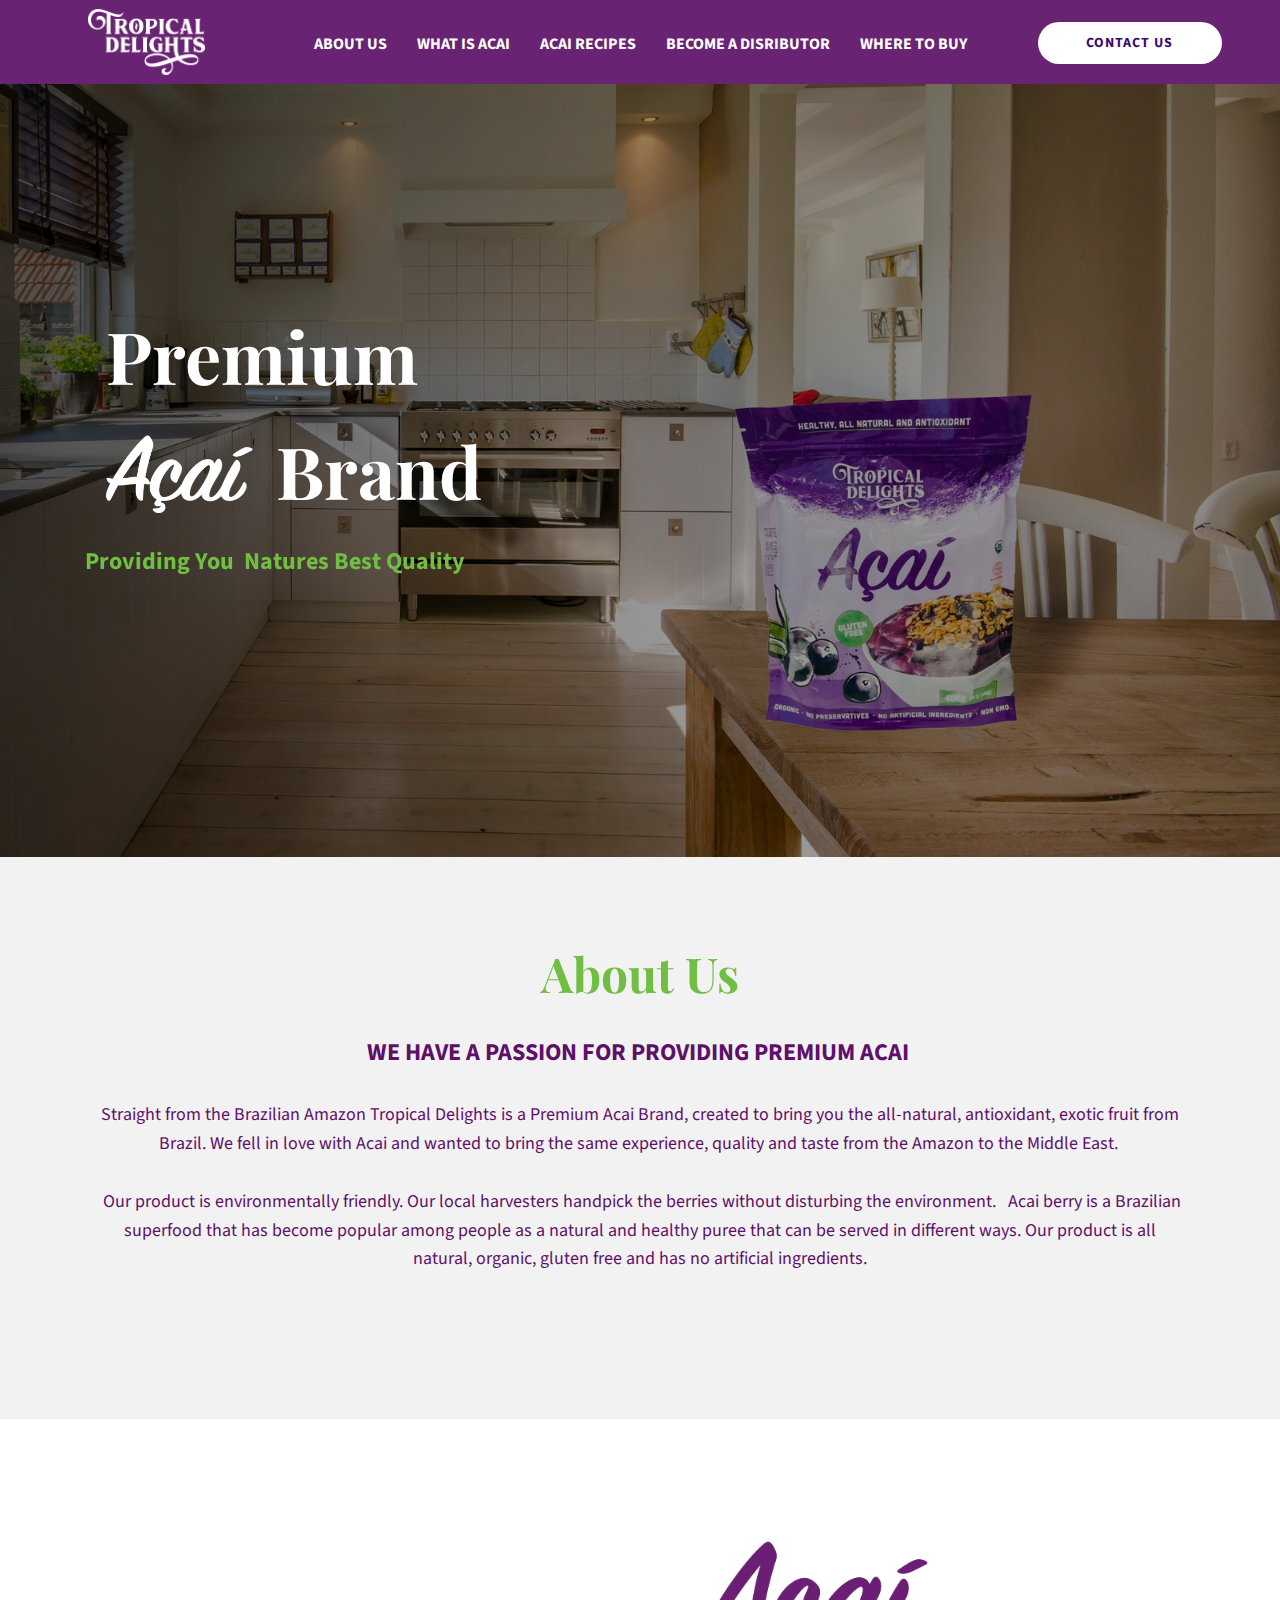
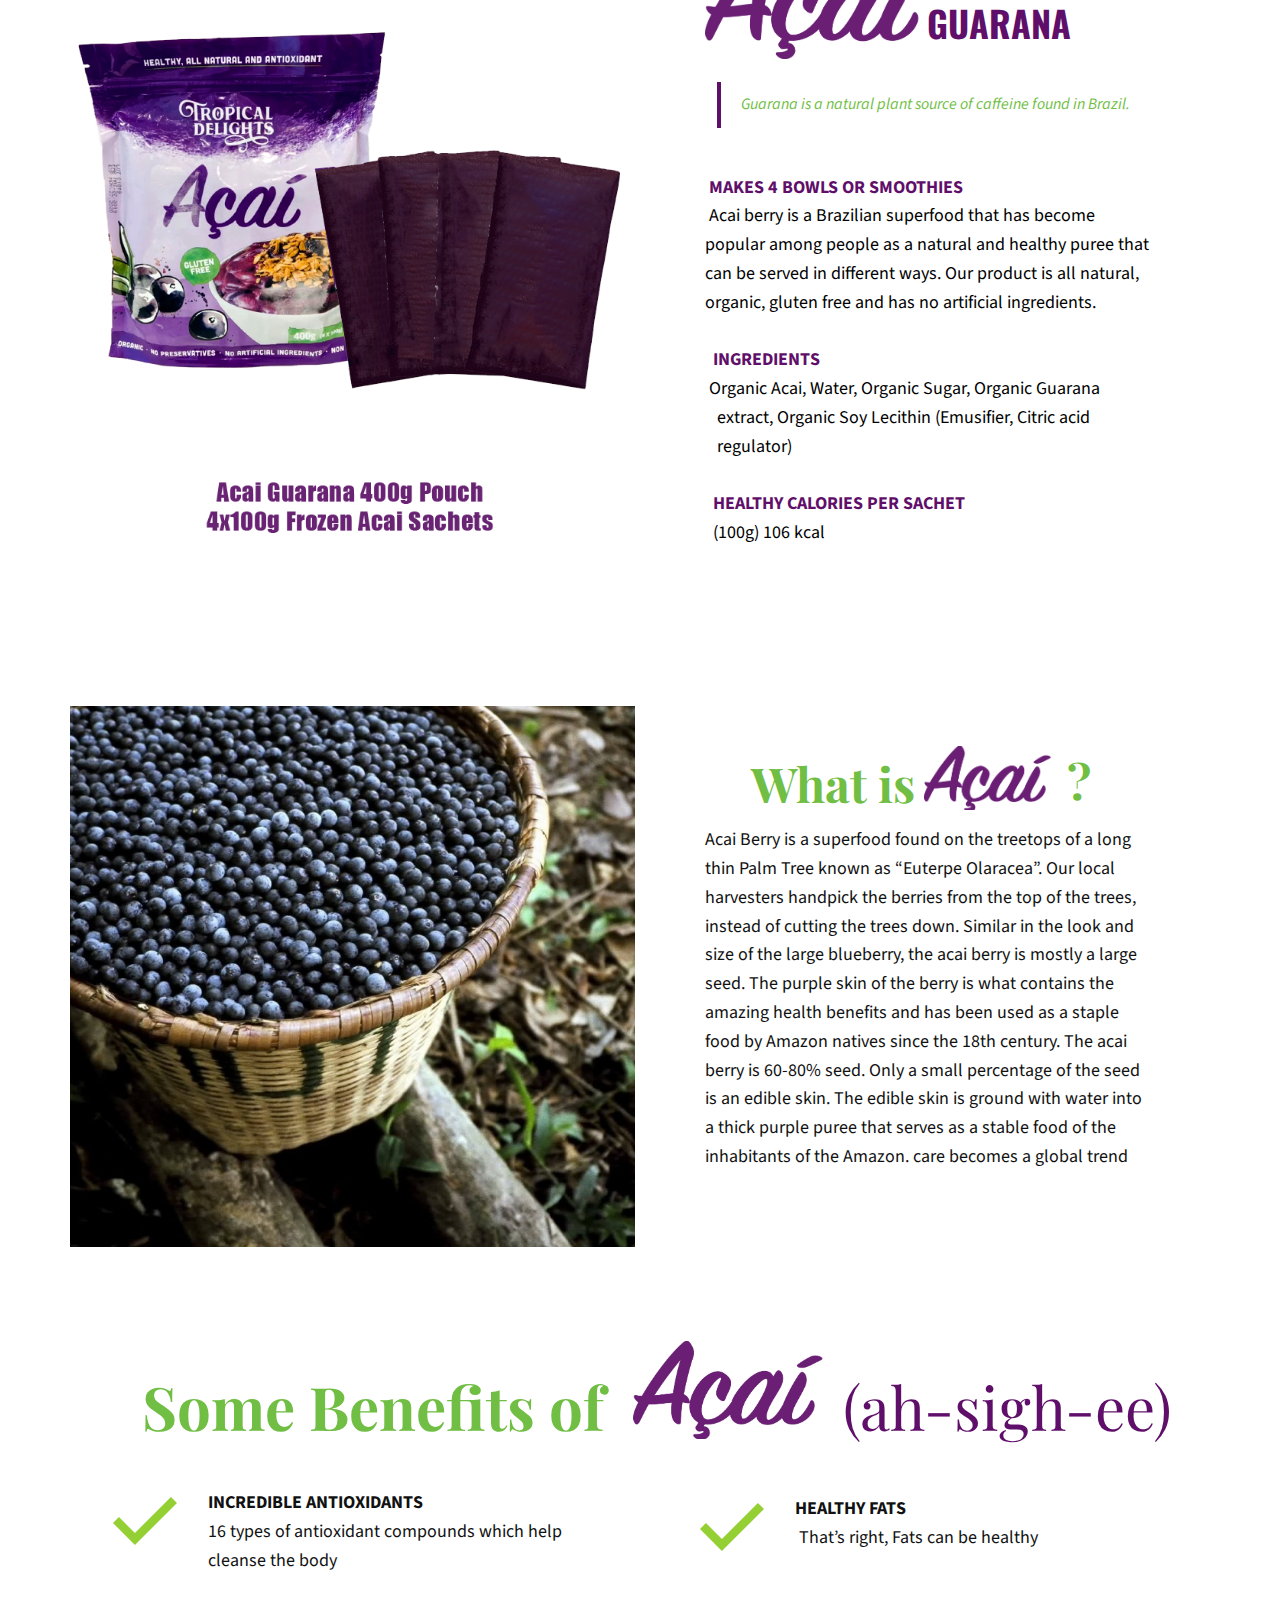
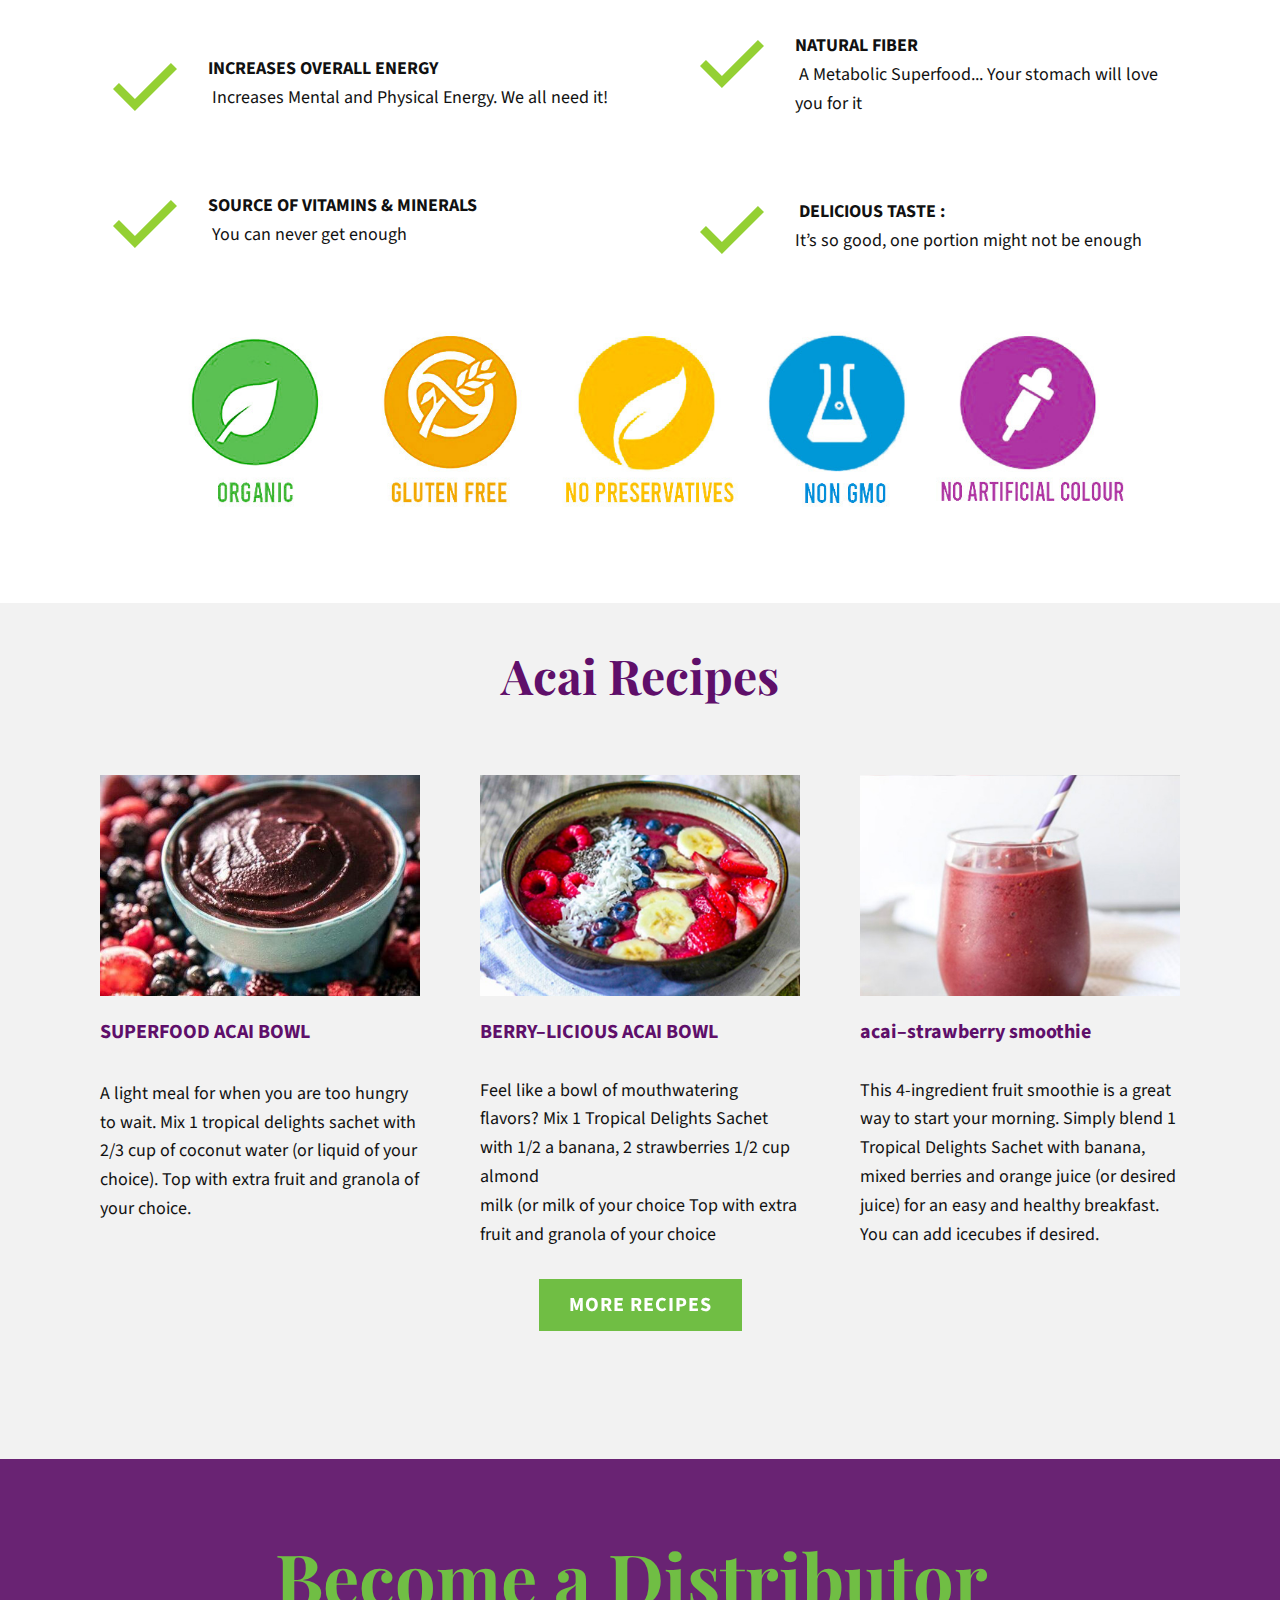
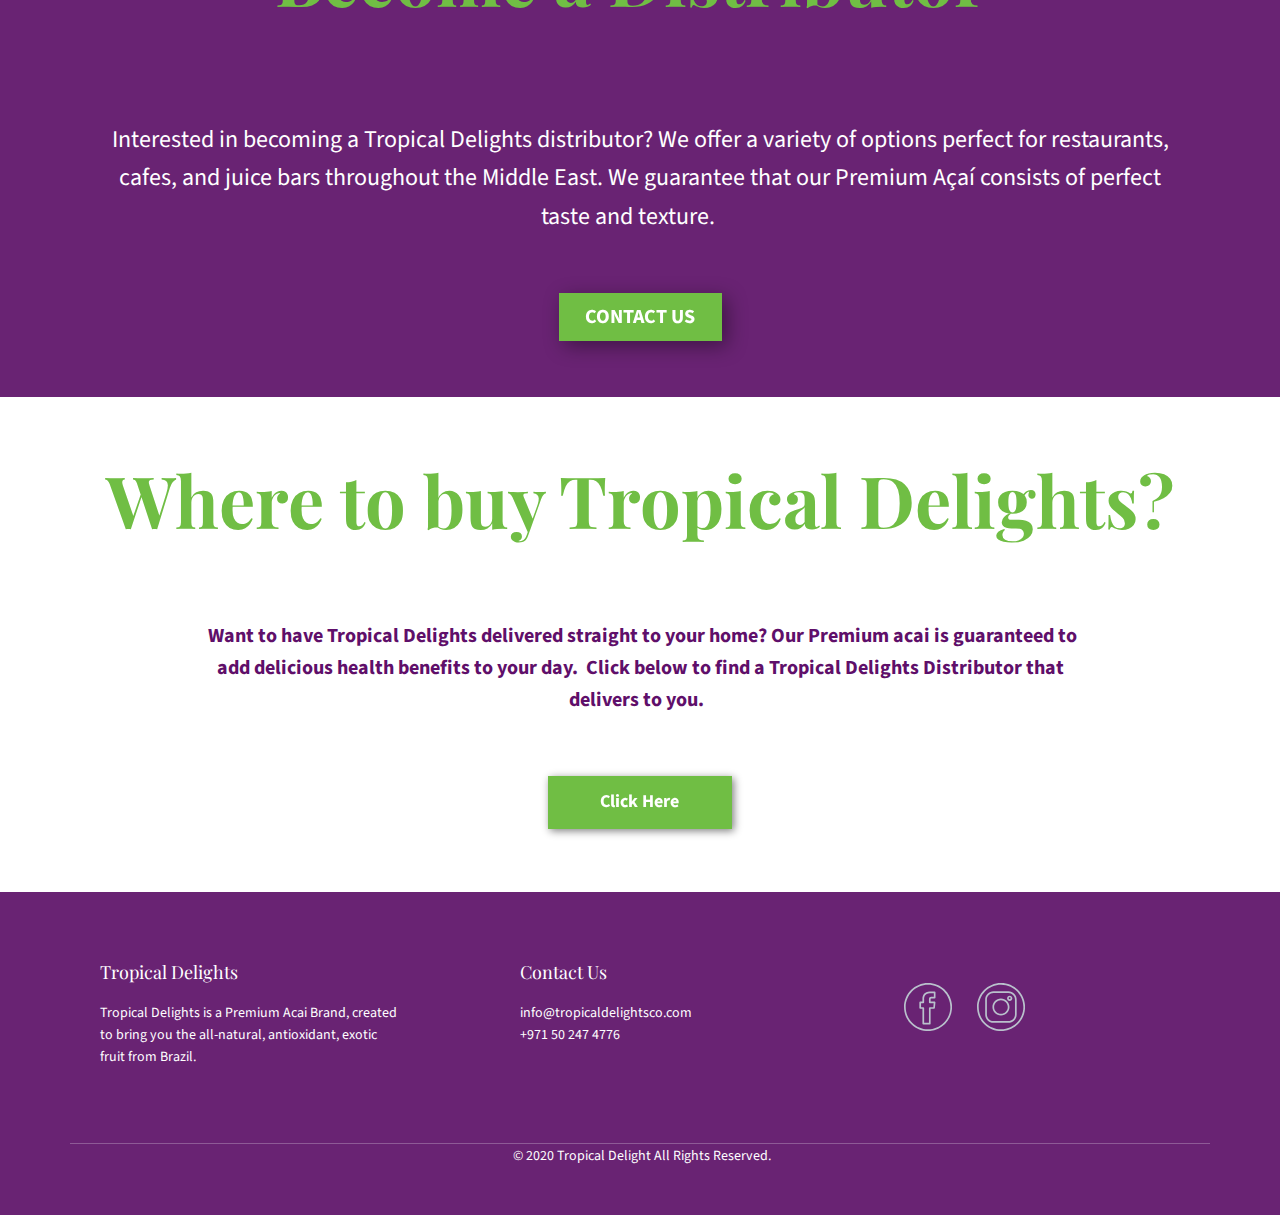
<file: index.html>
<!DOCTYPE html>
<html style="font-size: 16px;" lang="en">
  <head>
    <meta name="viewport" content="width=device-width, initial-scale=1.0">
    <meta charset="utf-8">
    <meta name="keywords" content="Tropical Delights,Acai,UAE,middle east">
    <meta name="description" content="Tropical Delights is a Premium Acai Brand, created to bring you the all-natural, antioxidant, exotic fruit from Brazil. We fell in love with Acai and wanted to bring the same experience, quality and taste from the Amazon to the Middle East.">
    <meta name="page_type" content="np-template-header-footer-from-plugin">
    <title>Tropical Delights </title>
    <link rel="stylesheet" href="nicepage.css" media="screen">
<link rel="stylesheet" href="Home.css" media="screen">
    <script class="u-script" type="text/javascript" src="jquery.js" defer=""></script>
    <script class="u-script" type="text/javascript" src="nicepage.js" defer=""></script>
    <meta name="generator" content="Nicepage 2.26.5, nicepage.com">
    <link id="u-theme-google-font" rel="stylesheet" href="https://fonts.googleapis.com/css?family=Playfair+Display:400,400i,700,700i,900,900i|Source+Sans+Pro:200,200i,300,300i,400,400i,600,600i,700,700i,900,900i">
    <link id="u-page-google-font" rel="stylesheet" href="https://fonts.googleapis.com/css?family=Oswald:200,300,400,500,600,700|Playfair+Display:400,400i,700,700i,900,900i">
    
    
    
    
    
    
    
    
    
    <script type="application/ld+json">{
		"@context": "http://schema.org",
		"@type": "Organization",
		"name": "Tropical Delight",
		"url": "index.html",
		"logo": "images/logow.png",
		"sameAs": [
				"https://facebook.com/ultimatenutritionuae/",
				"https://www.instagram.com/acai_ultimatenutrition_uae"
		]
}</script>
    <meta property="og:title" content="Tropical Delights ">
    <meta property="og:type" content="website">
    <meta property="og:description" content="Tropical Delights is a Premium Acai Brand, created to bring you the all-natural, antioxidant, exotic fruit from Brazil. We fell in love with Acai and wanted to bring the same experience, quality and taste from the Amazon to the Middle East.">
    <meta name="theme-color" content="#fe7606">
    <link rel="canonical" href="index.html">
    <meta property="og:url" content="index.html">
  </head>
  <body data-home-page="Home.html" data-home-page-title="Home" class="u-body"><header class="u-clearfix u-custom-color-5 u-header u-sticky u-header" id="sec-af6e"><div class="u-clearfix u-sheet u-sheet-1">
        <a href="Home.html" class="u-image u-logo u-image-1" title="Home">
          <img src="images/logow.png" class="u-logo-image u-logo-image-1" data-image-width="117">
        </a>
        <nav class="u-menu u-menu-dropdown u-offcanvas u-menu-1">
          <div class="menu-collapse" style="font-size: 1rem; font-weight: 700; letter-spacing: 0; text-transform: uppercase;">
            <a class="u-border-2 u-border-active-custom-color-8 u-border-hover-custom-color-3 u-border-no-left u-border-no-right u-border-no-top u-button-style u-custom-left-right-menu-spacing u-custom-padding-bottom u-custom-top-bottom-menu-spacing u-nav-link u-text-active-white u-text-body-alt-color u-text-hover-custom-color-8" href="#">
              <svg><use xmlns:xlink="http://www.w3.org/1999/xlink" xlink:href="#menu-hamburger"></use></svg>
              <svg version="1.1" xmlns="http://www.w3.org/2000/svg" xmlns:xlink="http://www.w3.org/1999/xlink"><defs><symbol id="menu-hamburger" viewBox="0 0 16 16" style="width: 16px; height: 16px;"><rect y="1" width="16" height="2"></rect><rect y="7" width="16" height="2"></rect><rect y="13" width="16" height="2"></rect>
</symbol>
</defs></svg>
            </a>
          </div>
          <div class="u-custom-menu u-nav-container">
            <ul class="u-nav u-spacing-30 u-text-body-alt-color u-unstyled u-nav-1"><li class="u-nav-item"><a class="u-border-2 u-border-active-custom-color-8 u-border-hover-custom-color-3 u-border-no-left u-border-no-right u-border-no-top u-button-style u-nav-link u-text-active-white u-text-body-alt-color u-text-hover-custom-color-8" href="#sec-6463" style="padding: 10px 0;">About Us</a>
</li><li class="u-nav-item"><a class="u-border-2 u-border-active-custom-color-8 u-border-hover-custom-color-3 u-border-no-left u-border-no-right u-border-no-top u-button-style u-nav-link u-text-active-white u-text-body-alt-color u-text-hover-custom-color-8" href="#sec-8c4c" style="padding: 10px 0;">What Is Acai</a>
</li><li class="u-nav-item"><a class="u-border-2 u-border-active-custom-color-8 u-border-hover-custom-color-3 u-border-no-left u-border-no-right u-border-no-top u-button-style u-nav-link u-text-active-white u-text-body-alt-color u-text-hover-custom-color-8" href="#sec-8f54" style="padding: 10px 0;">Acai Recipes</a>
</li><li class="u-nav-item"><a class="u-border-2 u-border-active-custom-color-8 u-border-hover-custom-color-3 u-border-no-left u-border-no-right u-border-no-top u-button-style u-nav-link u-text-active-white u-text-body-alt-color u-text-hover-custom-color-8" href="#carousel_3ed9" style="padding: 10px 0;">Become A Disributor</a>
</li><li class="u-nav-item"><a class="u-border-2 u-border-active-custom-color-8 u-border-hover-custom-color-3 u-border-no-left u-border-no-right u-border-no-top u-button-style u-nav-link u-text-active-white u-text-body-alt-color u-text-hover-custom-color-8" href="#sec-56c8" style="padding: 10px 0;">Where To Buy</a>
</li></ul>
          </div>
          <div class="u-custom-menu u-nav-container-collapse">
            <div class="u-black u-container-style u-inner-container-layout u-opacity u-opacity-95 u-sidenav">
              <div class="u-menu-close"></div>
              <ul class="u-align-center u-nav u-popupmenu-items u-unstyled u-nav-2"><li class="u-nav-item"><a class="u-button-style u-nav-link" href="#sec-6463" style="padding: 10px 0;">About Us</a>
</li><li class="u-nav-item"><a class="u-button-style u-nav-link" href="#sec-8c4c" style="padding: 10px 0;">What Is Acai</a>
</li><li class="u-nav-item"><a class="u-button-style u-nav-link" href="#sec-8f54" style="padding: 10px 0;">Acai Recipes</a>
</li><li class="u-nav-item"><a class="u-button-style u-nav-link" href="#carousel_3ed9" style="padding: 10px 0;">Become A Disributor</a>
</li><li class="u-nav-item"><a class="u-button-style u-nav-link" href="#sec-56c8" style="padding: 10px 0;">Where To Buy</a>
</li></ul>
            </div>
            <div class="u-black u-menu-overlay u-opacity u-opacity-70"></div>
          </div>
        </nav>
        <a href="Contact-Us.html" class="u-border-radius-50 u-btn u-btn-round u-button-style u-hover-custom-color-8 u-text-custom-color-3 u-text-hover-white u-white u-btn-1">Contact us</a>
      </div></header>
    <section class="u-align-center u-clearfix u-image u-shading u-section-1" id="carousel_c8fc">
      <div class="u-clearfix u-sheet u-sheet-1">
        <h1 class="u-align-left u-text u-title u-text-1" data-animation-name="zoomIn" data-animation-duration="1000" data-animation-delay="0" data-animation-direction=""><b>Premium</b>
          <br>
          <br>
          <br><b style="">&nbsp; &nbsp; &nbsp; &nbsp; &nbsp; &nbsp; &nbsp; &nbsp; &nbsp; &nbsp; &nbsp; &nbsp; &nbsp; &nbsp; &nbsp; &nbsp; &nbsp; &nbsp; &nbsp; &nbsp; &nbsp; &nbsp; Brand&nbsp; &nbsp; &nbsp; &nbsp; </b>
        </h1>
        <img src="images/logowhite.png" alt="" class="u-image u-image-default u-image-1" data-animation-name="zoomIn" data-animation-duration="1000" data-animation-delay="0" data-animation-direction="">
        <p class="u-align-left-lg u-align-left-md u-align-left-sm u-align-left-xs u-large-text u-text u-text-custom-color-8 u-text-variant u-text-2" data-animation-name="zoomIn" data-animation-duration="1000" data-animation-delay="0" data-animation-direction=""><b>Providing You&nbsp; Natures Best Quality</b>
        </p>
      </div>
    </section>
    <section class="u-clearfix u-grey-5 u-section-2" id="sec-6463">
      <div class="u-clearfix u-sheet u-sheet-1">
        <div class="u-clearfix u-gutter-10 u-layout-wrap u-layout-wrap-1">
          <div class="u-layout" style="">
            <div class="u-layout-row" style="">
              <div class="u-container-style u-layout-cell u-left-cell u-size-60 u-size-xs-60 u-layout-cell-1" src="">
                <div class="u-container-layout u-container-layout-1">
                  <h2 class="u-align-center u-text u-text-custom-color-8 u-text-1" data-animation-name="zoomIn" data-animation-duration="1000" data-animation-delay="0" data-animation-direction="">About Us</h2>
                  <p class="u-align-center u-text u-text-custom-color-7 u-text-2"><b>
                      <font style="font-size: 1.5rem;"> WE HAVE A PASSION FOR PROVIDING PREMIUM ACAI</font></b>&nbsp;<br>
                    <br>Straight from
the Brazilian Amazon
Tropical Delights is a Premium Acai Brand, created to bring
you the all-natural, antioxidant, exotic fruit from Brazil. We fell in love
with Acai and wanted to bring the same experience, quality and taste from the
Amazon to the Middle East.&nbsp;<br>
                    <br>&nbsp;Our product is environmentally friendly. Our local
harvesters handpick the berries without disturbing the environment. 
&nbsp;
Acai berry is a Brazilian superfood that has become popular
among people as a natural and healthy puree that can be served in different
ways. Our product is all natural, organic, gluten free and has no artificial ingredients. 
                  </p>
                </div>
              </div>
            </div>
          </div>
        </div>
      </div>
    </section>
    <section class="u-align-center u-clearfix u-section-3" id="sec-7320">
      <div class="u-clearfix u-sheet u-valign-middle u-sheet-1">
        <div class="u-clearfix u-expanded-width u-gutter-0 u-layout-wrap u-layout-wrap-1">
          <div class="u-layout" style="">
            <div class="u-layout-row" style="">
              <div class="u-align-left u-container-style u-layout-cell u-left-cell u-size-30 u-size-xs-60 u-layout-cell-1" src="">
                <div class="u-container-layout u-container-layout-1" src="">
                  <img class="u-expand-resize u-image u-image-1" src="images/productimagepng22.png">
                </div>
              </div>
              <div class="u-align-left u-container-style u-layout-cell u-opacity u-opacity-35 u-right-cell u-size-30 u-size-xs-60 u-layout-cell-2">
                <div class="u-container-layout u-container-layout-2">
                  <img src="images/acai.png" alt="" class="u-image u-image-default u-image-2" data-image-width="2260" data-image-height="1195">
                  <h2 class="u-align-left u-custom-font u-font-oswald u-subtitle u-text u-text-custom-color-7 u-text-default u-text-1">GUARANA</h2>
                  <blockquote class="u-align-left u-border-custom-color-7 u-text u-text-default u-text-2"><i>
                      <font class="u-text-custom-color-8">Guarana is a natural plant source of caffeine found in Brazil.</font>
                      <br></i>
                  </blockquote>
                  <p class="u-align-left u-text u-text-custom-color-7 u-text-3">&nbsp;<b>MAKES 4 BOWLS OR SMOOTHIES</b>
                    <font class="u-text-black">
                      <br>&nbsp;Acai berry is a Brazilian superfood that has become popular
among people as a natural and healthy puree that can be served in different
ways. Our product is all natural, organic, gluten free and has no artificial
ingredients.&nbsp;
                    </font>&nbsp;&nbsp;<br>
                    <br>&nbsp; <b>INGREDIENTS&nbsp;</b>
                    <font class="u-text-black">
                      <br>&nbsp;Organic Acai, Water, Organic Sugar, Organic Guarana&nbsp; &nbsp; &nbsp; &nbsp; &nbsp; &nbsp; &nbsp; &nbsp;extract,
Organic Soy Lecithin (Emusifier, Citric acid&nbsp; &nbsp; &nbsp; &nbsp; &nbsp; &nbsp; &nbsp; &nbsp; &nbsp; &nbsp;regulator)&nbsp; &nbsp;<br>
                      <br>
                    </font><b style="">&nbsp; HEALTHY CALORIES PER SACHET</b>
                    <font class="u-text-black"><b style="">
                        <br></b>&nbsp; (100g)
106 kcal 
                    </font>
                  </p>
                </div>
              </div>
            </div>
          </div>
        </div>
      </div>
    </section>
    <section class="u-clearfix u-section-4" id="sec-8c4c">
      <div class="u-clearfix u-sheet u-valign-middle u-sheet-1">
        <div class="u-clearfix u-expanded-width u-gutter-10 u-layout-wrap u-layout-wrap-1">
          <div class="u-layout" style="">
            <div class="u-layout-row" style="">
              <div class="u-align-left u-container-style u-image u-layout-cell u-left-cell u-size-30 u-size-xs-60 u-image-1" src="" data-image-width="1280" data-image-height="834">
                <div class="u-container-layout u-valign-middle u-container-layout-1" src=""></div>
              </div>
              <div class="u-align-left u-container-style u-layout-cell u-right-cell u-size-30 u-size-xs-60 u-white u-layout-cell-2">
                <div class="u-container-layout u-container-layout-2">
                  <h1 class="u-align-center u-text u-text-custom-color-8 u-text-1"> &nbsp;What is </h1>
                  <img src="images/acai.png" alt="" class="u-image u-image-default u-image-2" data-image-width="2260" data-image-height="1195">
                  <h1 class="u-text u-text-custom-color-8 u-text-2">?</h1>
                  <h3 class="u-text u-text-3"> ?</h3>
                  <h3 class="u-text u-text-4"></h3>
                  <p class="u-text u-text-5"> Acai Berry is a superfood found on the treetops of a long
thin Palm Tree known as “Euterpe Olaracea”. 
Our local harvesters handpick the berries from the top of the trees,
instead of cutting the trees down.   Similar in the look and size of the large blueberry, the
acai berry is mostly a large seed. The purple skin of the berry is what
contains the amazing health benefits and has been used as a staple food by
Amazon natives since the 18th century.   The acai berry is 60-80% seed. Only a small percentage of
the seed is an edible skin. The edible skin is ground with water into a thick
purple puree that serves as a stable food of the inhabitants of the Amazon.
care becomes a global trend </p>
                </div>
              </div>
            </div>
          </div>
        </div>
      </div>
    </section>
    <section class="u-clearfix u-section-5" id="sec-7948">
      <div class="u-clearfix u-sheet u-valign-top-xs u-sheet-1">
        <h1 class="u-text u-text-1"><b style="">&nbsp; &nbsp; &nbsp;<font class="u-text-custom-color-8">Some Benefits of</font>&nbsp; &nbsp; &nbsp; &nbsp; &nbsp; &nbsp; &nbsp; &nbsp;&nbsp;</b>
          <font class="u-text-custom-color-7">(ah-sigh-ee)</font>
        </h1>
        <img src="images/acai.png" alt="" class="u-image u-image-default u-image-1" data-image-width="2260" data-image-height="1195">
        <div class="u-list u-repeater u-list-1">
          <div class="u-container-style u-list-item u-repeater-item">
            <div class="u-container-layout u-similar-container u-container-layout-1"><span class="u-align-left u-icon u-icon-circle u-text-custom-color-6 u-icon-1">
            <svg class="u-svg-link" preserveAspectRatio="xMidYMin slice" viewBox="0 0 515.556 515.556" style=""><use xmlns:xlink="http://www.w3.org/1999/xlink" xlink:href="#svg-c319"></use></svg>
            <svg xmlns="http://www.w3.org/2000/svg" id="svg-c319" enable-background="new 0 0 515.556 515.556" viewBox="0 0 515.556 515.556" class="u-svg-content"><path d="m0 274.226 176.549 176.886 339.007-338.672-48.67-47.997-290.337 290-128.553-128.552z"></path></svg>
          </span>
              <p class="u-text u-text-2"> INCREDIBLE ANTIOXIDANTS&nbsp;<span style="font-weight: normal;">
                  <br>16 types of antioxidant compounds which help cleanse the
body&nbsp;&nbsp;
                </span>
              </p>
            </div>
          </div>
          <div class="u-container-style u-list-item u-repeater-item">
            <div class="u-container-layout u-similar-container u-container-layout-2"><span class="u-align-left u-icon u-icon-circle u-text-custom-color-6 u-icon-2">
            <svg class="u-svg-link" preserveAspectRatio="xMidYMin slice" viewBox="0 0 515.556 515.556" style=""><use xmlns:xlink="http://www.w3.org/1999/xlink" xlink:href="#svg-c319"></use></svg>
            <svg xmlns="http://www.w3.org/2000/svg" id="svg-c319" enable-background="new 0 0 515.556 515.556" viewBox="0 0 515.556 515.556" class="u-svg-content"><path d="m0 274.226 176.549 176.886 339.007-338.672-48.67-47.997-290.337 290-128.553-128.552z"></path></svg>
          </span>
              <p class="u-text u-text-3"> INCREASES OVERALL ENERGY<span style="font-weight: normal;">
                  <br>&nbsp;Increases Mental and Physical Energy. We all need it!&nbsp;&nbsp;
                </span>
              </p>
            </div>
          </div>
          <div class="u-container-style u-list-item u-repeater-item">
            <div class="u-container-layout u-similar-container u-container-layout-3"><span class="u-icon u-icon-circle u-text-custom-color-6 u-icon-3">
            <svg class="u-svg-link" preserveAspectRatio="xMidYMin slice" viewBox="0 0 515.556 515.556" style=""><use xmlns:xlink="http://www.w3.org/1999/xlink" xlink:href="#svg-c319"></use></svg>
            <svg xmlns="http://www.w3.org/2000/svg" id="svg-c319" enable-background="new 0 0 515.556 515.556" viewBox="0 0 515.556 515.556" class="u-svg-content"><path d="m0 274.226 176.549 176.886 339.007-338.672-48.67-47.997-290.337 290-128.553-128.552z"></path></svg>
          </span>
              <p class="u-text u-text-4"> SOURCE OF VITAMINS &amp; MINERALS<span style="font-weight: normal;">
                  <br>&nbsp;You can never get enough&nbsp; &nbsp;
                </span>
              </p>
            </div>
          </div>
        </div>
        <div class="u-list u-repeater u-list-2">
          <div class="u-container-style u-list-item u-repeater-item">
            <div class="u-container-layout u-similar-container u-container-layout-4"><span class="u-align-left u-icon u-icon-circle u-text-custom-color-6 u-icon-4">
            <svg class="u-svg-link" preserveAspectRatio="xMidYMin slice" viewBox="0 0 515.556 515.556" style=""><use xmlns:xlink="http://www.w3.org/1999/xlink" xlink:href="#svg-c319"></use></svg>
            <svg xmlns="http://www.w3.org/2000/svg" id="svg-c319" enable-background="new 0 0 515.556 515.556" viewBox="0 0 515.556 515.556" class="u-svg-content"><path d="m0 274.226 176.549 176.886 339.007-338.672-48.67-47.997-290.337 290-128.553-128.552z"></path></svg>
          </span>
              <p class="u-text u-text-5">HEALTHY FATS<span style="font-weight: normal;">
                  <br>&nbsp;That’s right, Fats can be healthy 
                </span>
              </p>
            </div>
          </div>
          <div class="u-container-style u-list-item u-repeater-item">
            <div class="u-container-layout u-similar-container u-container-layout-5"><span class="u-align-left u-icon u-icon-circle u-text-custom-color-6 u-icon-5">
            <svg class="u-svg-link" preserveAspectRatio="xMidYMin slice" viewBox="0 0 515.556 515.556" style=""><use xmlns:xlink="http://www.w3.org/1999/xlink" xlink:href="#svg-c319"></use></svg>
            <svg xmlns="http://www.w3.org/2000/svg" id="svg-c319" enable-background="new 0 0 515.556 515.556" viewBox="0 0 515.556 515.556" class="u-svg-content"><path d="m0 274.226 176.549 176.886 339.007-338.672-48.67-47.997-290.337 290-128.553-128.552z"></path></svg>
          </span>
              <p class="u-text u-text-6">NATURAL FIBER<span style="font-weight: normal;">
                  <br>&nbsp;A Metabolic Superfood... Your stomach will love you for it 
                </span>
              </p>
            </div>
          </div>
          <div class="u-container-style u-list-item u-repeater-item">
            <div class="u-container-layout u-similar-container u-container-layout-6"><span class="u-icon u-icon-circle u-text-custom-color-6 u-icon-6">
            <svg class="u-svg-link" preserveAspectRatio="xMidYMin slice" viewBox="0 0 515.556 515.556" style=""><use xmlns:xlink="http://www.w3.org/1999/xlink" xlink:href="#svg-c319"></use></svg>
            <svg xmlns="http://www.w3.org/2000/svg" id="svg-c319" enable-background="new 0 0 515.556 515.556" viewBox="0 0 515.556 515.556" class="u-svg-content"><path d="m0 274.226 176.549 176.886 339.007-338.672-48.67-47.997-290.337 290-128.553-128.552z"></path></svg>
          </span>
              <p class="u-text u-text-7">&nbsp;DELICIOUS TASTE :&nbsp;<span style="font-weight: normal;">
                  <br>It’s so good, one portion might not be enough 
                </span>
              </p>
            </div>
          </div>
        </div>
        <img src="images/monogramv21.jpg" alt="" class="u-expanded-width-xs u-image u-image-default u-image-2">
      </div>
    </section>
    <section class="u-clearfix u-grey-5 u-section-6" id="sec-8f54">
      <div class="u-clearfix u-sheet u-sheet-1">
        <h1 class="u-text u-text-custom-color-7 u-text-1"><b>Acai Recipes</b>
        </h1>
        <div class="u-clearfix u-expanded-width u-layout-wrap u-layout-wrap-1">
          <div class="u-layout">
            <div class="u-layout-row">
              <div class="u-container-style u-layout-cell u-left-cell u-size-20 u-layout-cell-1">
                <div class="u-container-layout u-valign-top u-container-layout-1">
                  <img src="images/food1.jpg" alt="" class="u-expanded-width u-image u-image-default u-image-1" data-image-width="534" data-image-height="369">
                  <p class="u-text u-text-default u-text-2">
                    <font style="font-size: 1.25rem;" class="u-text-custom-color-7"><b>SUPERFOOD ACAI BOWL</b>
                      <br>
                      <br>
                    </font>A light meal for when you are too hungry to wait. Mix 1 tropical delights sachet with 2/3 cup of coconut water (or liquid of your choice). Top with extra fruit and granola of your choice.&nbsp;<br>
                  </p>
                </div>
              </div>
              <div class="u-container-style u-layout-cell u-size-20 u-layout-cell-2">
                <div class="u-container-layout u-valign-top u-container-layout-2">
                  <img src="images/food2.jpg" alt="" class="u-expanded-width u-image u-image-default u-image-2" data-image-width="534" data-image-height="369">
                  <p class="u-text u-text-default u-text-3"><b>
                      <font style="font-size: 1.25rem;" class="u-text-custom-color-7">BERRY–LICIOUS ACAI BOWL<br>
                      </font></b>
                    <br>Feel like a bowl of mouthwatering flavors? Mix 1 
Tropical Delights Sachet with 1/2 a banana, 2 strawberries
1/2 cup almond&nbsp;<br>milk (or milk of your choice
Top with extra fruit and granola of your choice
                  </p>
                </div>
              </div>
              <div class="u-container-style u-layout-cell u-right-cell u-size-20 u-layout-cell-3">
                <div class="u-container-layout u-valign-top u-container-layout-3">
                  <img src="images/food4.jpg" alt="" class="u-expanded-width u-image u-image-default u-image-3">
                  <p class="u-text u-text-default u-text-4"><b>
                      <font style="font-size: 1.25rem;" class="u-text-custom-color-7">acai–strawberry smoothie</font></b>
                    <br>
                    <br>This 4-ingredient fruit smoothie is a great way to start 
your morning. Simply blend 1 Tropical Delights Sachet
with banana, mixed berries and orange juice (or desired juice)
for an easy and healthy breakfast. You can add icecubes if desired.<br>
                  </p>
                </div>
              </div>
            </div>
          </div>
        </div>
        <a href="Recipes.html" class="u-btn u-button-style u-custom-color-8 u-hover-white u-text-body-alt-color u-text-hover-custom-color-7 u-btn-1" data-animation-name="bounceIn" data-animation-duration="1000" data-animation-delay="0" data-animation-direction="">more Recipes</a>
      </div>
    </section>
    <section class="u-align-center u-clearfix u-custom-color-5 u-section-7" id="carousel_3ed9">
      <div class="u-clearfix u-layout-wrap u-layout-wrap-1">
        <div class="u-layout">
          <div class="u-layout-col">
            <div class="u-size-30">
              <div class="u-layout-col">
                <div class="u-container-style u-layout-cell u-left-cell u-right-cell u-size-60 u-layout-cell-1">
                  <div class="u-container-layout u-valign-bottom-xs u-container-layout-1">
                    <h1 class="u-align-center u-text u-text-custom-color-8 u-text-default u-text-1"><b style="">Become a Distributor</b>&nbsp;
                    </h1>
                  </div>
                </div>
              </div>
            </div>
            <div class="u-size-30">
              <div class="u-layout-row">
                <div class="u-container-style u-layout-cell u-right-cell u-size-60 u-layout-cell-2">
                  <div class="u-container-layout u-container-layout-2">
                    <p class="u-align-center u-large-text u-text u-text-default u-text-font u-text-variant u-text-white u-text-2">Interested in becoming a Tropical Delights distributor? We
offer a variety of options perfect for restaurants, cafes, and juice bars
throughout the Middle East. We guarantee that our Premium Açaí consists of
perfect taste and texture.&nbsp; &nbsp; &nbsp;</p>
                    <a href="Contact-Us.html" class="u-btn u-button-style u-custom-color-8 u-hover-white u-text-hover-custom-color-7 u-btn-1" data-animation-name="rotateIn" data-animation-duration="1000" data-animation-delay="0" data-animation-direction="">Contact Us</a>
                  </div>
                </div>
              </div>
            </div>
          </div>
        </div>
      </div>
    </section>
    <section class="u-align-center u-clearfix u-valign-middle-xl u-valign-middle-xs u-section-8" id="sec-56c8">
      <h1 class="u-align-center u-text u-text-custom-color-8 u-text-1"><b style="">Where to buy Tropical Delights?</b>
      </h1>
      <p class="u-align-center u-text u-text-custom-color-7 u-text-2"><b>&nbsp;</b>Want to have Tropical Delights delivered straight to your
home? 
Our Premium acai is guaranteed to add delicious health
benefits to your day.&nbsp; Click below to
find a Tropical Delights Distributor that delivers to you.&nbsp;&nbsp;
      </p>
      <a href="Contact-Us.html" class="u-btn u-button-style u-custom-color-8 u-hover-white u-text-hover-custom-color-7 u-btn-1" data-animation-name="bounceIn" data-animation-duration="1000" data-animation-delay="0" data-animation-direction="">Click Here</a>
    </section>
    
    
    <footer class="u-clearfix u-custom-color-5 u-footer" id="sec-da85"><div class="u-clearfix u-sheet u-sheet-1">
        <div class="u-clearfix u-expanded-width-lg u-expanded-width-md u-expanded-width-xl u-expanded-width-xs u-gutter-30 u-layout-wrap u-layout-wrap-1">
          <div class="u-gutter-0 u-layout">
            <div class="u-layout-row">
              <div class="u-align-left u-container-style u-layout-cell u-left-cell u-size-20 u-size-20-md u-layout-cell-1">
                <div class="u-container-layout u-valign-top u-container-layout-1">
                  <h6 class="u-align-center-xs u-text u-text-1">Tropical Delights</h6>
                  <p class="u-align-center-xs u-small-text u-text u-text-variant u-text-2">Tropical Delights is a Premium Acai Brand, created to bring
you the all-natural, antioxidant, exotic fruit from Brazil.&nbsp;</p>
                </div>
              </div>
              <div class="u-align-left u-container-style u-layout-cell u-size-20 u-size-20-md u-layout-cell-2">
                <div class="u-container-layout u-valign-bottom-xs u-container-layout-2">
                  <h6 class="u-align-center-xs u-text u-text-3">Contact Us</h6>
                  <p class="u-align-center-xs u-small-text u-text u-text-variant u-text-4">info@tropicaldelightsco.com<br>+971 50 247 4776
                  </p>
                </div>
              </div>
              <div class="u-align-left u-container-style u-layout-cell u-right-cell u-size-20 u-size-20-md u-layout-cell-3">
                <div class="u-container-layout u-container-layout-3">
                  <div class="u-align-left u-social-icons u-spacing-25 u-text-palette-5-base u-social-icons-1">
                    <a class="u-social-url" target="_blank" href="https://facebook.com/ultimatenutritionuae/"><span class="u-icon u-icon-circle u-social-facebook u-social-type-line u-icon-1"><svg class="u-svg-link" preserveAspectRatio="xMidYMin slice" viewBox="0 0 112 112" style=""><use xmlns:xlink="http://www.w3.org/1999/xlink" xlink:href="#svg-bcec"></use></svg><svg xmlns="http://www.w3.org/2000/svg" xmlns:xlink="http://www.w3.org/1999/xlink" version="1.1" xml:space="preserve" class="u-svg-content" viewBox="0 0 112 112" x="0px" y="0px" id="svg-bcec"><path d="M56.1,4c28.7,0,52.1,23.4,52.1,52.1s-23.4,52.1-52.1,52.1S4,84.8,4,56.1S27.4,4,56.1,4 M56.1,0C25.1,0,0,25.1,0,56.1 s25.1,56.1,56.1,56.1s56.1-25.1,56.1-56.1S87.1,0,56.1,0L56.1,0z"></path><path d="M60.2,97H45c-1.1,0-2-0.9-2-2V60.3h-5.2c-1.1,0-2-0.9-2-2V45.4c0-1.1,0.9-2,2-2H43v-6.3c0-8.4,4.5-17.3,17.3-17.3l11.2,0 c1.1,0,2,0.9,2,2v12.5c0,1.1-0.9,2-2,2h-8.2c-0.8,0-1.2,0.3-1.2,1.5v5.6h9.3c0.6,0,1.1,0.2,1.5,0.7c0.4,0.4,0.6,1,0.5,1.5l-1.3,12.9 c-0.1,1-1,1.8-2,1.8h-8V95C62.2,96.1,61.3,97,60.2,97z M47,93h11.2V58.3c0-1.1,0.9-2,2-2h8.2l0.9-8.9h-9.1c-1.1,0-2-0.9-2-2v-7.6 c0-3.8,2.6-5.5,5.2-5.5h6.2v-8.5l-9.2,0C48,23.8,47,33.9,47,37.1v8.3c0,1.1-0.9,2-2,2h-5.2v8.9H45c1.1,0,2,0.9,2,2V93z"></path></svg></span>
                    </a>
                    <a class="u-social-url" target="_blank" href="https://www.instagram.com/acai_ultimatenutrition_uae"><span class="u-icon u-icon-circle u-social-instagram u-social-type-line u-icon-2"><svg class="u-svg-link" preserveAspectRatio="xMidYMin slice" viewBox="0 0 112 112" style=""><use xmlns:xlink="http://www.w3.org/1999/xlink" xlink:href="#svg-bec3"></use></svg><svg xmlns="http://www.w3.org/2000/svg" xmlns:xlink="http://www.w3.org/1999/xlink" version="1.1" xml:space="preserve" class="u-svg-content" viewBox="0 0 112 112" x="0px" y="0px" id="svg-bec3"><path d="M56.1,4c28.7,0,52.1,23.4,52.1,52.1s-23.4,52.1-52.1,52.1S4,84.8,4,56.1S27.4,4,56.1,4 M56.1,0C25.1,0,0,25.1,0,56.1 s25.1,56.1,56.1,56.1s56.1-25.1,56.1-56.1S87.1,0,56.1,0L56.1,0z"></path><path d="M76.3,41.9c-3.4,0-6.2-2.8-6.2-6.2c0-3.4,2.8-6.2,6.2-6.2s6.2,2.8,6.2,6.2C82.5,39.1,79.7,41.9,76.3,41.9z M76.3,33.5 c-1.2,0-2.2,1-2.2,2.2c0,1.2,1,2.2,2.2,2.2s2.2-1,2.2-2.2C78.5,34.5,77.5,33.5,76.3,33.5z"></path><path d="M55.9,76C44.9,76,36,67.1,36,56.1c0-11,8.9-19.9,19.9-19.9c11,0,19.9,8.9,19.9,19.9C75.8,67.1,66.9,76,55.9,76z M55.9,40.2 c-8.8,0-15.9,7.1-15.9,15.9S47.1,72,55.9,72s15.9-7.1,15.9-15.9S64.7,40.2,55.9,40.2z"></path><path d="M73.1,92.9H38.6c-10.8,0-19.5-8.8-19.5-19.6V38.8c0-10.8,8.7-19.5,19.5-19.5h34.5c10.8,0,19.5,8.7,19.5,19.5v34.6 C92.6,84.2,83.9,92.9,73.1,92.9z M38.6,23.3c-8.5,0-15.5,7-15.5,15.5v34.5c0,8.6,7,15.6,15.5,15.6h34.5c8.5,0,15.5-7,15.5-15.5V38.8 c0-8.5-7-15.5-15.5-15.5H38.6z"></path></svg></span>
                    </a>
                  </div>
                </div>
              </div>
            </div>
          </div>
        </div>
        <div class="u-align-left u-border-1 u-border-white u-expanded-width u-line u-line-horizontal u-opacity u-opacity-25 u-line-1"></div>
        <p class="u-align-center u-small-text u-text u-text-variant u-text-5">
          <a class="u-btn u-button-style u-none u-text-body-alt-color u-btn-1" href="Home.html">© 2020 Tropical Delight All Rights Reserved.</a>
        </p>
      </div></footer><span style="height: 64px; width: 64px; margin-left: 0; margin-right: auto; margin-top: 0; background-image: none; right: 20px; bottom: 20px" class="u-back-to-top u-custom-color-8 u-icon u-icon-circle u-opacity u-opacity-85 u-spacing-15" data-href="#">
        <svg class="u-svg-link" preserveAspectRatio="xMidYMin slice" viewBox="0 0 551.13 551.13"><use xmlns:xlink="http://www.w3.org/1999/xlink" xlink:href="#svg-1d98"></use></svg>
        <svg class="u-svg-content" enable-background="new 0 0 551.13 551.13" viewBox="0 0 551.13 551.13" xmlns="http://www.w3.org/2000/svg" id="svg-1d98"><path d="m275.565 189.451 223.897 223.897h51.668l-275.565-275.565-275.565 275.565h51.668z"></path></svg>
    </span>
  </body>
</html>
</file>
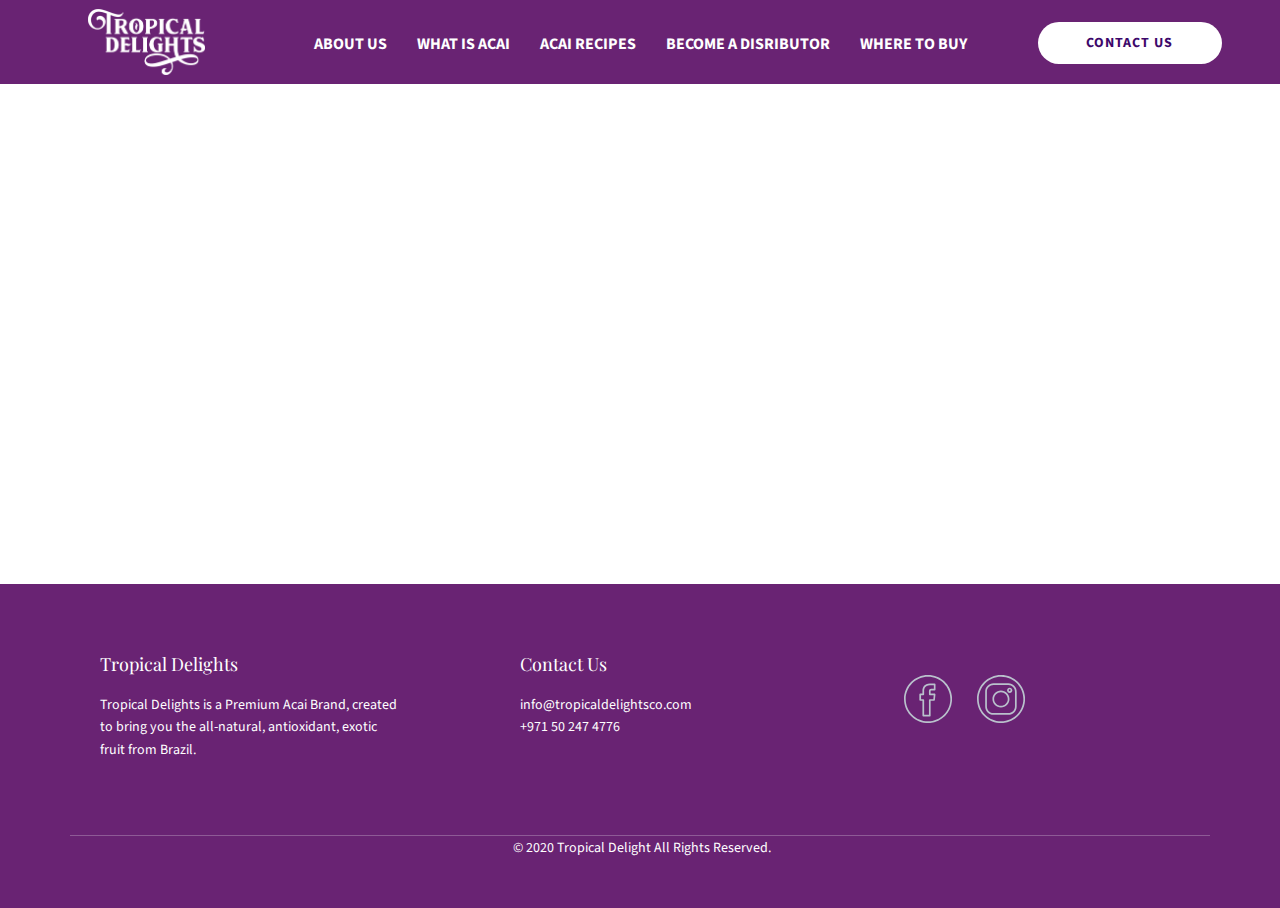
<file: Contact-Us.html>
<!DOCTYPE html>
<html style="font-size: 16px;" lang="en">
  <head>
    <meta name="viewport" content="width=device-width, initial-scale=1.0">
    <meta charset="utf-8">
    <meta name="keywords" content="">
    <meta name="description" content="">
    <meta name="page_type" content="np-template-header-footer-from-plugin">
    <title>Contact Us</title>
    <link rel="stylesheet" href="nicepage.css" media="screen">
<link rel="stylesheet" href="Contact-Us.css" media="screen">
    <script class="u-script" type="text/javascript" src="jquery.js" defer=""></script>
    <script class="u-script" type="text/javascript" src="nicepage.js" defer=""></script>
    <meta name="generator" content="Nicepage 2.26.5, nicepage.com">
    <link id="u-theme-google-font" rel="stylesheet" href="https://fonts.googleapis.com/css?family=Playfair+Display:400,400i,700,700i,900,900i|Source+Sans+Pro:200,200i,300,300i,400,400i,600,600i,700,700i,900,900i">
    
    
    <script type="application/ld+json">{
		"@context": "http://schema.org",
		"@type": "Organization",
		"name": "Tropical Delight",
		"url": "index.html",
		"logo": "images/logow.png",
		"sameAs": [
				"https://facebook.com/ultimatenutritionuae/",
				"https://www.instagram.com/acai_ultimatenutrition_uae"
		]
}</script>
    <meta property="og:title" content="Contact Us">
    <meta property="og:type" content="website">
    <meta name="theme-color" content="#fe7606">
    <link rel="canonical" href="index.html">
    <meta property="og:url" content="index.html">
  </head>
  <body class="u-body"><header class="u-clearfix u-custom-color-5 u-header u-sticky u-header" id="sec-af6e"><div class="u-clearfix u-sheet u-sheet-1">
        <a href="Home.html" class="u-image u-logo u-image-1" title="Home">
          <img src="images/logow.png" class="u-logo-image u-logo-image-1" data-image-width="117">
        </a>
        <nav class="u-menu u-menu-dropdown u-offcanvas u-menu-1">
          <div class="menu-collapse" style="font-size: 1rem; font-weight: 700; letter-spacing: 0; text-transform: uppercase;">
            <a class="u-border-2 u-border-active-custom-color-8 u-border-hover-custom-color-3 u-border-no-left u-border-no-right u-border-no-top u-button-style u-custom-left-right-menu-spacing u-custom-padding-bottom u-custom-top-bottom-menu-spacing u-nav-link u-text-active-white u-text-body-alt-color u-text-hover-custom-color-8" href="#">
              <svg><use xmlns:xlink="http://www.w3.org/1999/xlink" xlink:href="#menu-hamburger"></use></svg>
              <svg version="1.1" xmlns="http://www.w3.org/2000/svg" xmlns:xlink="http://www.w3.org/1999/xlink"><defs><symbol id="menu-hamburger" viewBox="0 0 16 16" style="width: 16px; height: 16px;"><rect y="1" width="16" height="2"></rect><rect y="7" width="16" height="2"></rect><rect y="13" width="16" height="2"></rect>
</symbol>
</defs></svg>
            </a>
          </div>
          <div class="u-custom-menu u-nav-container">
            <ul class="u-nav u-spacing-30 u-text-body-alt-color u-unstyled u-nav-1"><li class="u-nav-item"><a class="u-border-2 u-border-active-custom-color-8 u-border-hover-custom-color-3 u-border-no-left u-border-no-right u-border-no-top u-button-style u-nav-link u-text-active-white u-text-body-alt-color u-text-hover-custom-color-8" href="#sec-6463" style="padding: 10px 0;">About Us</a>
</li><li class="u-nav-item"><a class="u-border-2 u-border-active-custom-color-8 u-border-hover-custom-color-3 u-border-no-left u-border-no-right u-border-no-top u-button-style u-nav-link u-text-active-white u-text-body-alt-color u-text-hover-custom-color-8" href="#sec-8c4c" style="padding: 10px 0;">What Is Acai</a>
</li><li class="u-nav-item"><a class="u-border-2 u-border-active-custom-color-8 u-border-hover-custom-color-3 u-border-no-left u-border-no-right u-border-no-top u-button-style u-nav-link u-text-active-white u-text-body-alt-color u-text-hover-custom-color-8" href="#sec-8f54" style="padding: 10px 0;">Acai Recipes</a>
</li><li class="u-nav-item"><a class="u-border-2 u-border-active-custom-color-8 u-border-hover-custom-color-3 u-border-no-left u-border-no-right u-border-no-top u-button-style u-nav-link u-text-active-white u-text-body-alt-color u-text-hover-custom-color-8" href="#carousel_3ed9" style="padding: 10px 0;">Become A Disributor</a>
</li><li class="u-nav-item"><a class="u-border-2 u-border-active-custom-color-8 u-border-hover-custom-color-3 u-border-no-left u-border-no-right u-border-no-top u-button-style u-nav-link u-text-active-white u-text-body-alt-color u-text-hover-custom-color-8" href="#sec-56c8" style="padding: 10px 0;">Where To Buy</a>
</li></ul>
          </div>
          <div class="u-custom-menu u-nav-container-collapse">
            <div class="u-black u-container-style u-inner-container-layout u-opacity u-opacity-95 u-sidenav">
              <div class="u-menu-close"></div>
              <ul class="u-align-center u-nav u-popupmenu-items u-unstyled u-nav-2"><li class="u-nav-item"><a class="u-button-style u-nav-link" href="#sec-6463" style="padding: 10px 0;">About Us</a>
</li><li class="u-nav-item"><a class="u-button-style u-nav-link" href="#sec-8c4c" style="padding: 10px 0;">What Is Acai</a>
</li><li class="u-nav-item"><a class="u-button-style u-nav-link" href="#sec-8f54" style="padding: 10px 0;">Acai Recipes</a>
</li><li class="u-nav-item"><a class="u-button-style u-nav-link" href="#carousel_3ed9" style="padding: 10px 0;">Become A Disributor</a>
</li><li class="u-nav-item"><a class="u-button-style u-nav-link" href="#sec-56c8" style="padding: 10px 0;">Where To Buy</a>
</li></ul>
            </div>
            <div class="u-black u-menu-overlay u-opacity u-opacity-70"></div>
          </div>
        </nav>
        <a href="Contact-Us.html" class="u-border-radius-50 u-btn u-btn-round u-button-style u-hover-custom-color-8 u-text-custom-color-3 u-text-hover-white u-white u-btn-1">Contact us</a>
      </div></header>
    <section class="u-clearfix u-section-1" id="sec-febd">
      <div class="u-clearfix u-sheet u-sheet-1">
        <div class="u-clearfix u-custom-html u-custom-html-1">
          <script src="https://apps.elfsight.com/p/platform.js" defer="defer"></script>
          <div class="elfsight-app-284f10db-4c80-4964-91e4-9c323a94a84f"></div>
        </div>
      </div>
    </section>
    
    
    <footer class="u-clearfix u-custom-color-5 u-footer" id="sec-da85"><div class="u-clearfix u-sheet u-sheet-1">
        <div class="u-clearfix u-expanded-width-lg u-expanded-width-md u-expanded-width-xl u-expanded-width-xs u-gutter-30 u-layout-wrap u-layout-wrap-1">
          <div class="u-gutter-0 u-layout">
            <div class="u-layout-row">
              <div class="u-align-left u-container-style u-layout-cell u-left-cell u-size-20 u-size-20-md u-layout-cell-1">
                <div class="u-container-layout u-valign-top u-container-layout-1">
                  <h6 class="u-align-center-xs u-text u-text-1">Tropical Delights</h6>
                  <p class="u-align-center-xs u-small-text u-text u-text-variant u-text-2">Tropical Delights is a Premium Acai Brand, created to bring
you the all-natural, antioxidant, exotic fruit from Brazil.&nbsp;</p>
                </div>
              </div>
              <div class="u-align-left u-container-style u-layout-cell u-size-20 u-size-20-md u-layout-cell-2">
                <div class="u-container-layout u-valign-bottom-xs u-container-layout-2">
                  <h6 class="u-align-center-xs u-text u-text-3">Contact Us</h6>
                  <p class="u-align-center-xs u-small-text u-text u-text-variant u-text-4">info@tropicaldelightsco.com<br>+971 50 247 4776
                  </p>
                </div>
              </div>
              <div class="u-align-left u-container-style u-layout-cell u-right-cell u-size-20 u-size-20-md u-layout-cell-3">
                <div class="u-container-layout u-container-layout-3">
                  <div class="u-align-left u-social-icons u-spacing-25 u-text-palette-5-base u-social-icons-1">
                    <a class="u-social-url" target="_blank" href="https://facebook.com/ultimatenutritionuae/"><span class="u-icon u-icon-circle u-social-facebook u-social-type-line u-icon-1"><svg class="u-svg-link" preserveAspectRatio="xMidYMin slice" viewBox="0 0 112 112" style=""><use xmlns:xlink="http://www.w3.org/1999/xlink" xlink:href="#svg-bcec"></use></svg><svg xmlns="http://www.w3.org/2000/svg" xmlns:xlink="http://www.w3.org/1999/xlink" version="1.1" xml:space="preserve" class="u-svg-content" viewBox="0 0 112 112" x="0px" y="0px" id="svg-bcec"><path d="M56.1,4c28.7,0,52.1,23.4,52.1,52.1s-23.4,52.1-52.1,52.1S4,84.8,4,56.1S27.4,4,56.1,4 M56.1,0C25.1,0,0,25.1,0,56.1 s25.1,56.1,56.1,56.1s56.1-25.1,56.1-56.1S87.1,0,56.1,0L56.1,0z"></path><path d="M60.2,97H45c-1.1,0-2-0.9-2-2V60.3h-5.2c-1.1,0-2-0.9-2-2V45.4c0-1.1,0.9-2,2-2H43v-6.3c0-8.4,4.5-17.3,17.3-17.3l11.2,0 c1.1,0,2,0.9,2,2v12.5c0,1.1-0.9,2-2,2h-8.2c-0.8,0-1.2,0.3-1.2,1.5v5.6h9.3c0.6,0,1.1,0.2,1.5,0.7c0.4,0.4,0.6,1,0.5,1.5l-1.3,12.9 c-0.1,1-1,1.8-2,1.8h-8V95C62.2,96.1,61.3,97,60.2,97z M47,93h11.2V58.3c0-1.1,0.9-2,2-2h8.2l0.9-8.9h-9.1c-1.1,0-2-0.9-2-2v-7.6 c0-3.8,2.6-5.5,5.2-5.5h6.2v-8.5l-9.2,0C48,23.8,47,33.9,47,37.1v8.3c0,1.1-0.9,2-2,2h-5.2v8.9H45c1.1,0,2,0.9,2,2V93z"></path></svg></span>
                    </a>
                    <a class="u-social-url" target="_blank" href="https://www.instagram.com/acai_ultimatenutrition_uae"><span class="u-icon u-icon-circle u-social-instagram u-social-type-line u-icon-2"><svg class="u-svg-link" preserveAspectRatio="xMidYMin slice" viewBox="0 0 112 112" style=""><use xmlns:xlink="http://www.w3.org/1999/xlink" xlink:href="#svg-bec3"></use></svg><svg xmlns="http://www.w3.org/2000/svg" xmlns:xlink="http://www.w3.org/1999/xlink" version="1.1" xml:space="preserve" class="u-svg-content" viewBox="0 0 112 112" x="0px" y="0px" id="svg-bec3"><path d="M56.1,4c28.7,0,52.1,23.4,52.1,52.1s-23.4,52.1-52.1,52.1S4,84.8,4,56.1S27.4,4,56.1,4 M56.1,0C25.1,0,0,25.1,0,56.1 s25.1,56.1,56.1,56.1s56.1-25.1,56.1-56.1S87.1,0,56.1,0L56.1,0z"></path><path d="M76.3,41.9c-3.4,0-6.2-2.8-6.2-6.2c0-3.4,2.8-6.2,6.2-6.2s6.2,2.8,6.2,6.2C82.5,39.1,79.7,41.9,76.3,41.9z M76.3,33.5 c-1.2,0-2.2,1-2.2,2.2c0,1.2,1,2.2,2.2,2.2s2.2-1,2.2-2.2C78.5,34.5,77.5,33.5,76.3,33.5z"></path><path d="M55.9,76C44.9,76,36,67.1,36,56.1c0-11,8.9-19.9,19.9-19.9c11,0,19.9,8.9,19.9,19.9C75.8,67.1,66.9,76,55.9,76z M55.9,40.2 c-8.8,0-15.9,7.1-15.9,15.9S47.1,72,55.9,72s15.9-7.1,15.9-15.9S64.7,40.2,55.9,40.2z"></path><path d="M73.1,92.9H38.6c-10.8,0-19.5-8.8-19.5-19.6V38.8c0-10.8,8.7-19.5,19.5-19.5h34.5c10.8,0,19.5,8.7,19.5,19.5v34.6 C92.6,84.2,83.9,92.9,73.1,92.9z M38.6,23.3c-8.5,0-15.5,7-15.5,15.5v34.5c0,8.6,7,15.6,15.5,15.6h34.5c8.5,0,15.5-7,15.5-15.5V38.8 c0-8.5-7-15.5-15.5-15.5H38.6z"></path></svg></span>
                    </a>
                  </div>
                </div>
              </div>
            </div>
          </div>
        </div>
        <div class="u-align-left u-border-1 u-border-white u-expanded-width u-line u-line-horizontal u-opacity u-opacity-25 u-line-1"></div>
        <p class="u-align-center u-small-text u-text u-text-variant u-text-5">
          <a class="u-btn u-button-style u-none u-text-body-alt-color u-btn-1" href="Home.html">© 2020 Tropical Delight All Rights Reserved.</a>
        </p>
      </div></footer>
  </body>
</html>
</file>
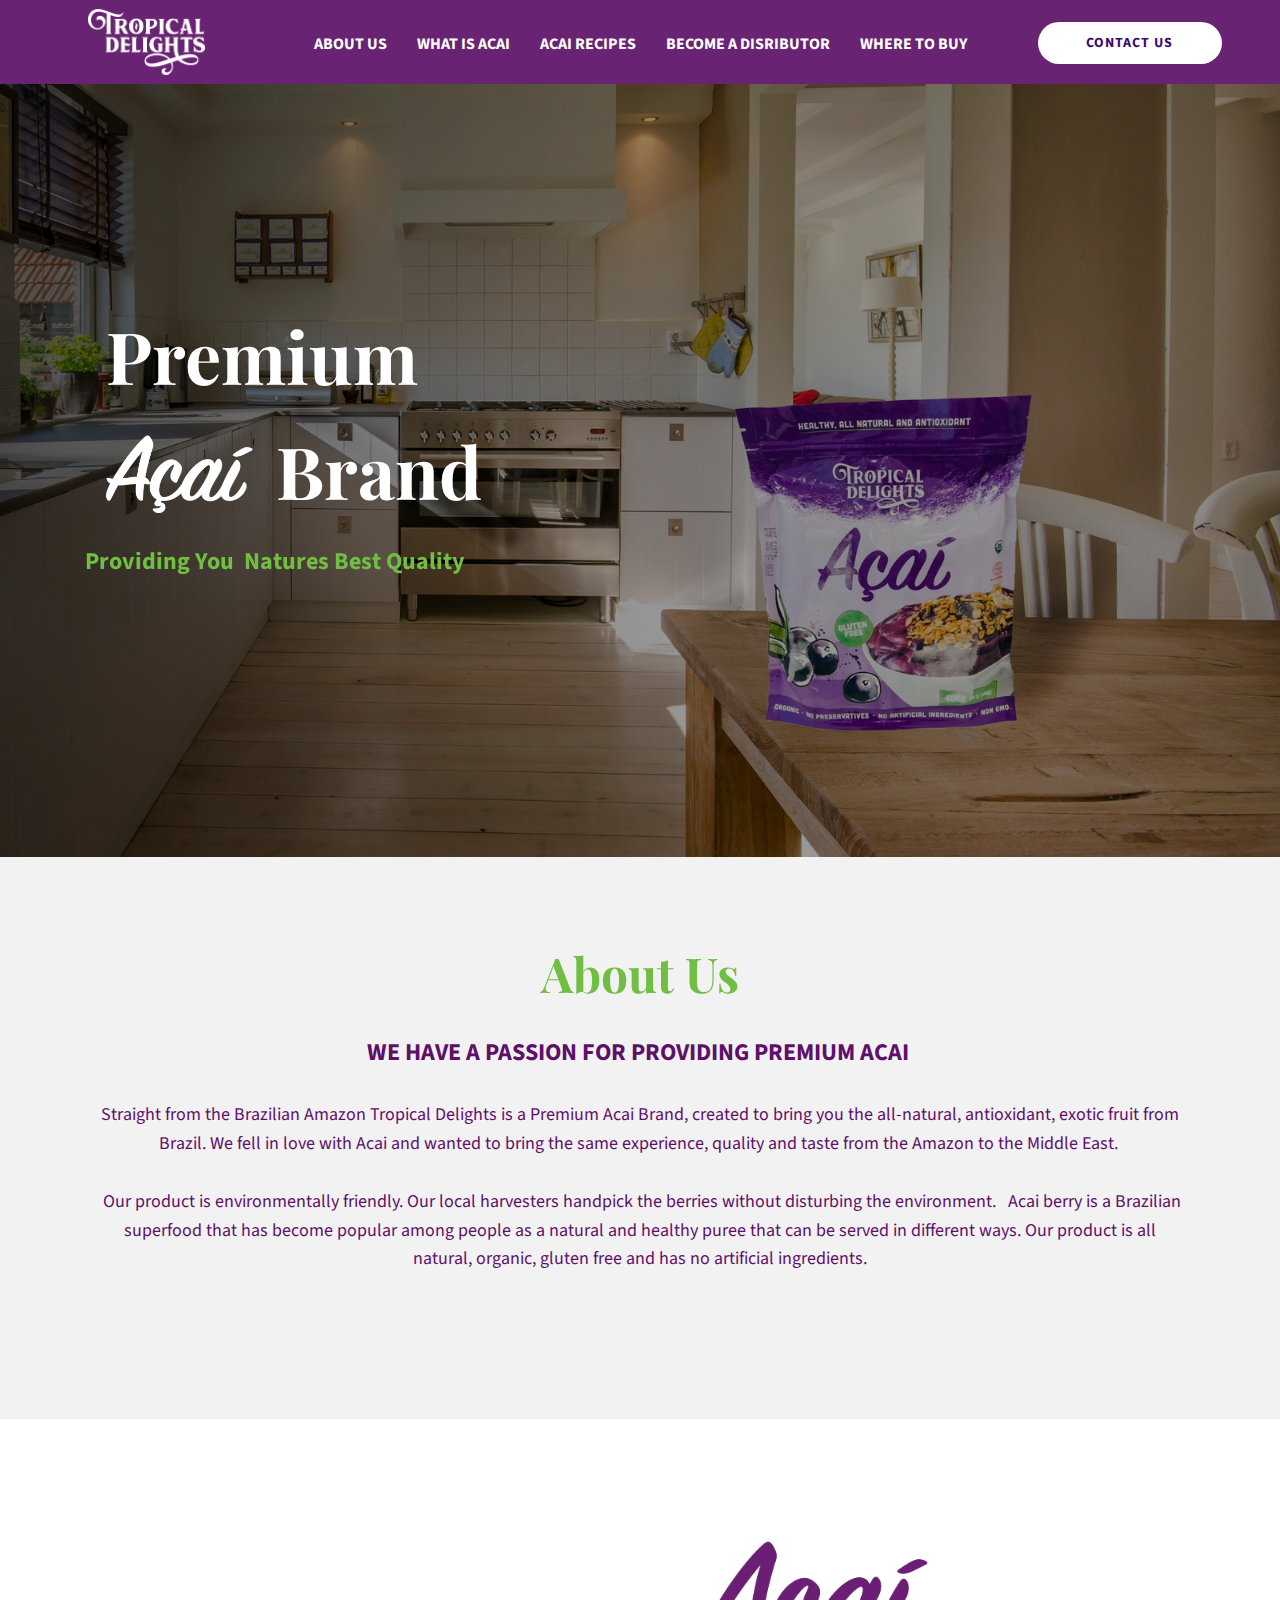
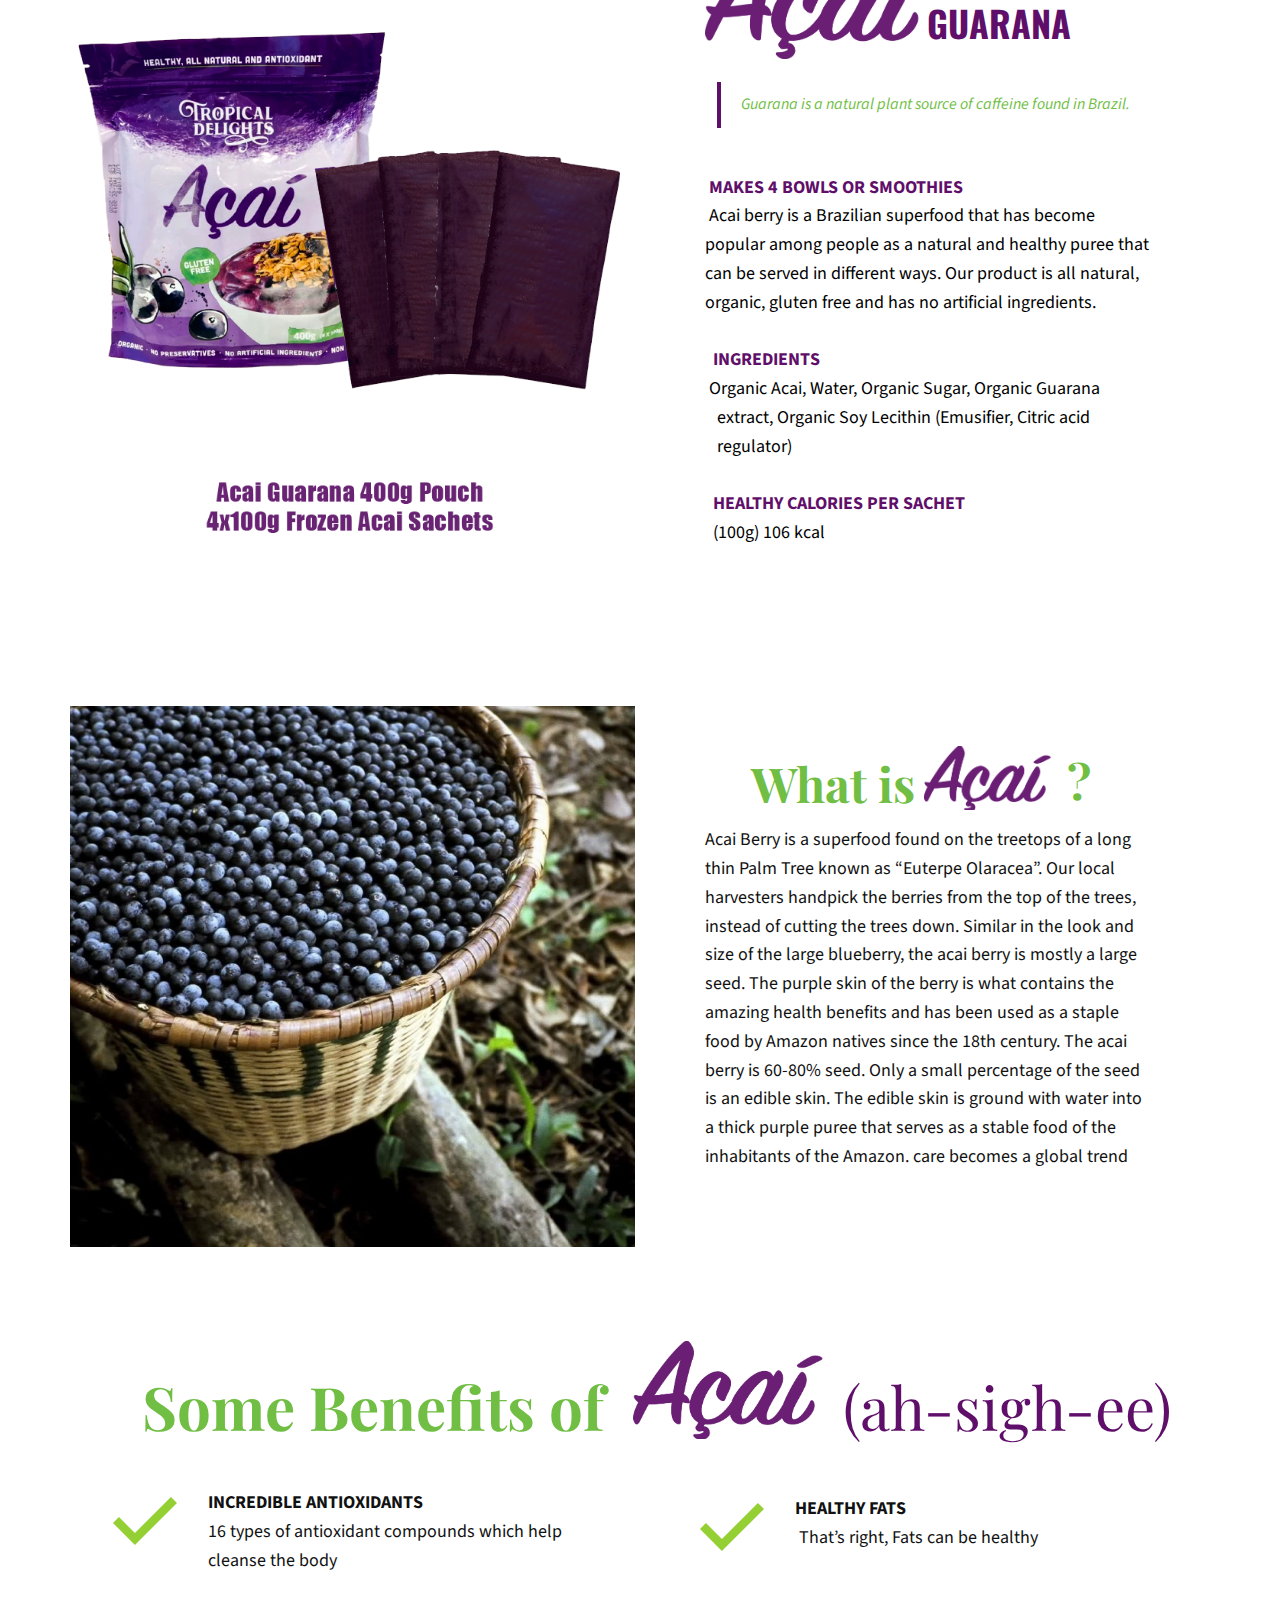
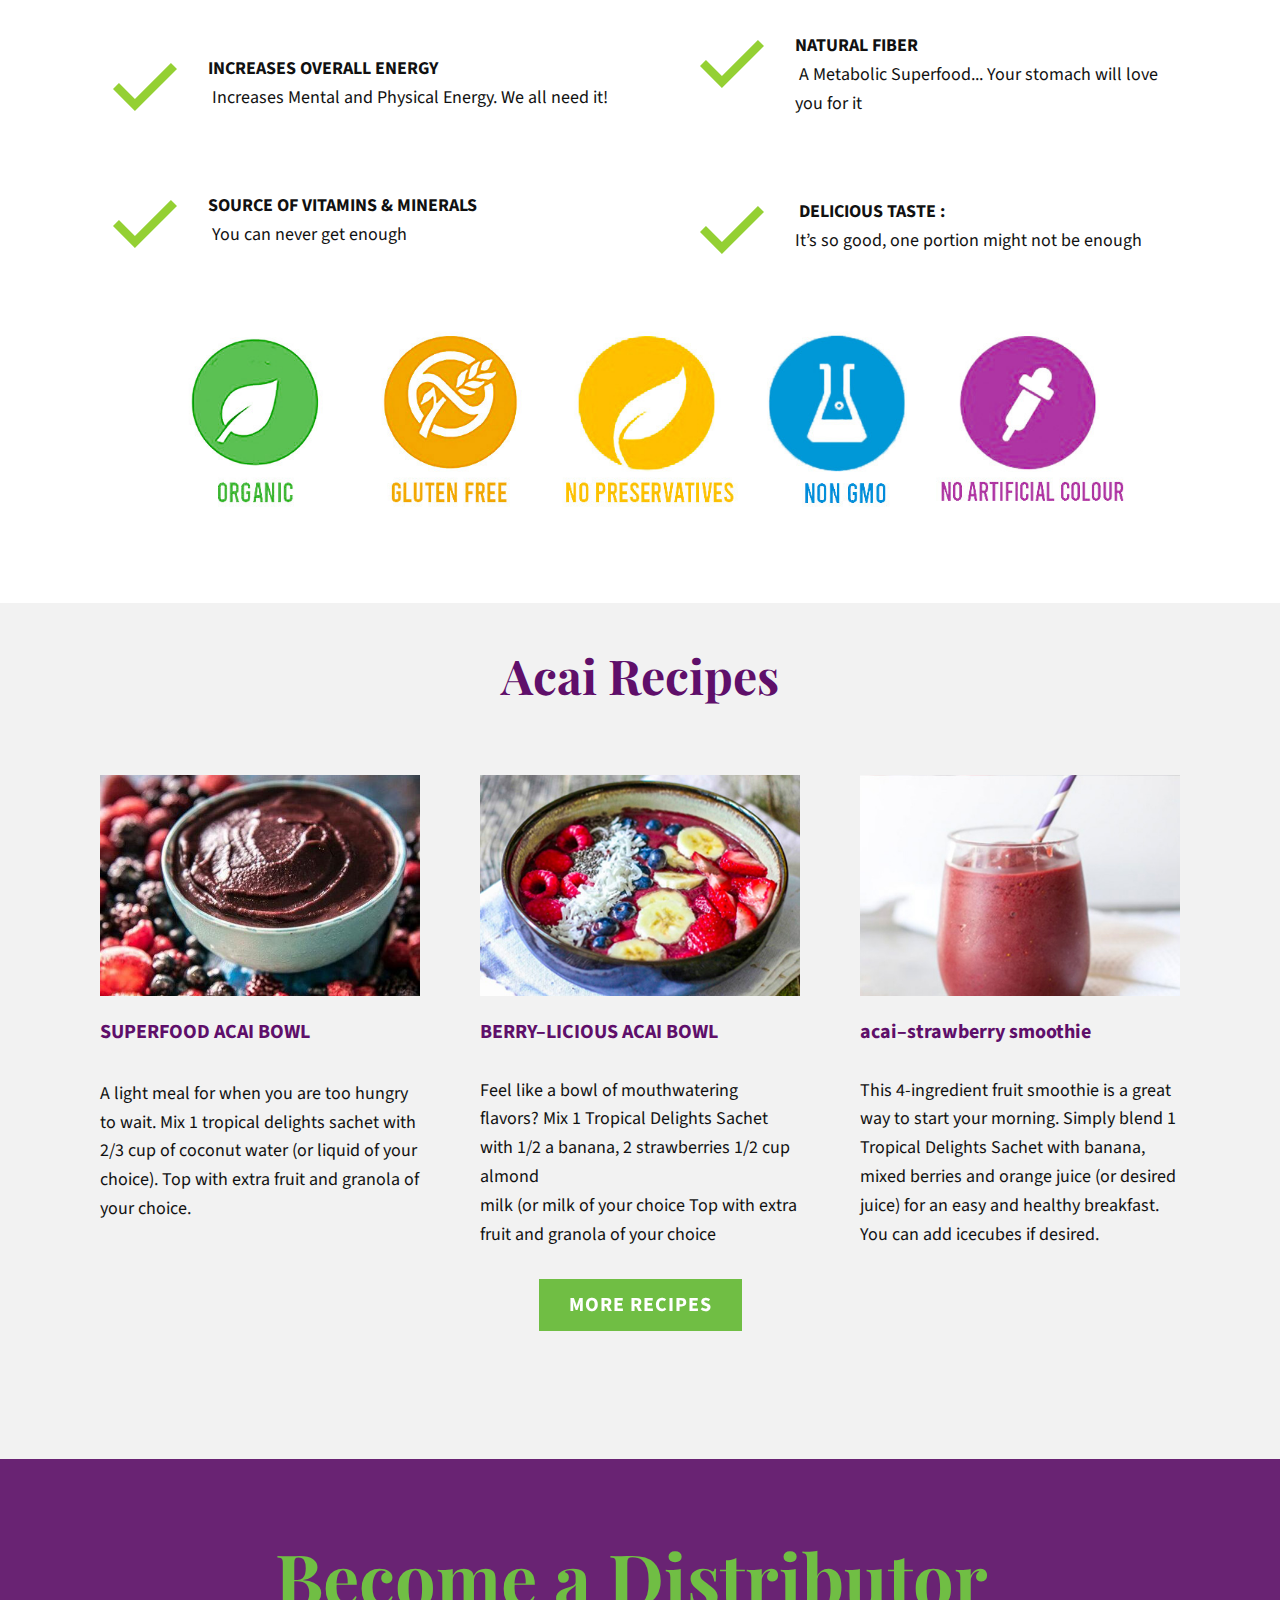
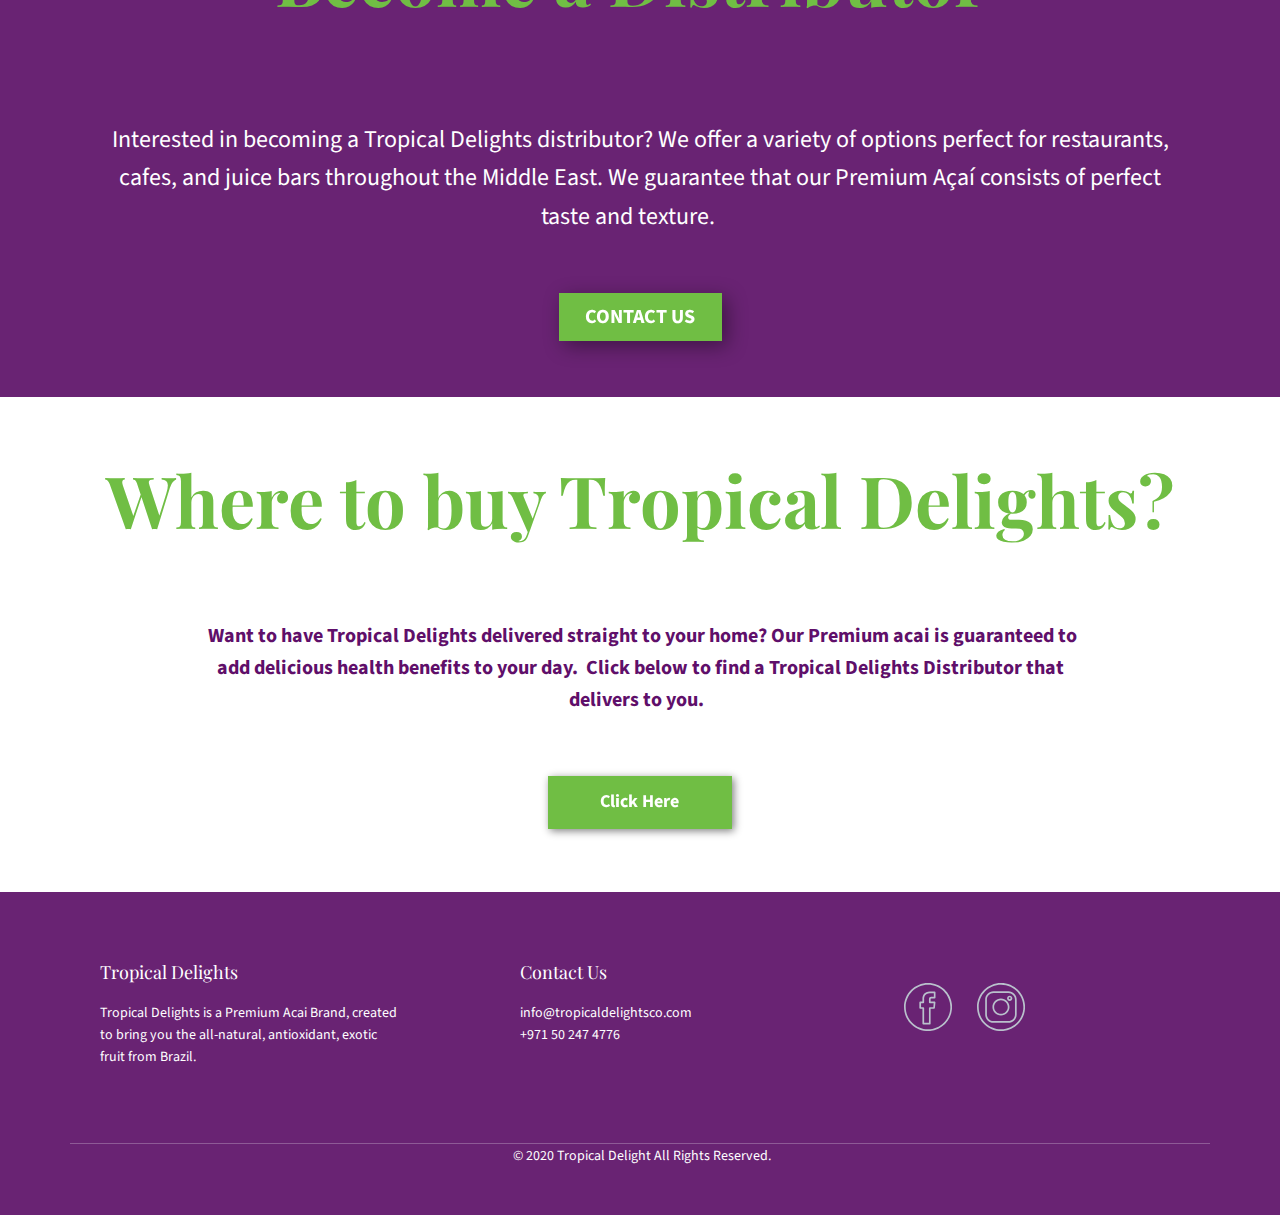
<file: Home.html>
<!DOCTYPE html>
<html style="font-size: 16px;" lang="en">
  <head>
    <meta name="viewport" content="width=device-width, initial-scale=1.0">
    <meta charset="utf-8">
    <meta name="keywords" content="Tropical Delights,Acai,UAE,middle east">
    <meta name="description" content="Tropical Delights is a Premium Acai Brand, created to bring you the all-natural, antioxidant, exotic fruit from Brazil. We fell in love with Acai and wanted to bring the same experience, quality and taste from the Amazon to the Middle East.">
    <meta name="page_type" content="np-template-header-footer-from-plugin">
    <title>Tropical Delights </title>
    <link rel="stylesheet" href="nicepage.css" media="screen">
<link rel="stylesheet" href="Home.css" media="screen">
    <script class="u-script" type="text/javascript" src="jquery.js" defer=""></script>
    <script class="u-script" type="text/javascript" src="nicepage.js" defer=""></script>
    <meta name="generator" content="Nicepage 2.26.5, nicepage.com">
    <link id="u-theme-google-font" rel="stylesheet" href="https://fonts.googleapis.com/css?family=Playfair+Display:400,400i,700,700i,900,900i|Source+Sans+Pro:200,200i,300,300i,400,400i,600,600i,700,700i,900,900i">
    <link id="u-page-google-font" rel="stylesheet" href="https://fonts.googleapis.com/css?family=Oswald:200,300,400,500,600,700|Playfair+Display:400,400i,700,700i,900,900i">
    
    
    
    
    
    
    
    
    
    <script type="application/ld+json">{
		"@context": "http://schema.org",
		"@type": "Organization",
		"name": "Tropical Delight",
		"url": "index.html",
		"logo": "images/logow.png",
		"sameAs": [
				"https://facebook.com/ultimatenutritionuae/",
				"https://www.instagram.com/acai_ultimatenutrition_uae"
		]
}</script>
    <meta property="og:title" content="Tropical Delights ">
    <meta property="og:type" content="website">
    <meta property="og:description" content="Tropical Delights is a Premium Acai Brand, created to bring you the all-natural, antioxidant, exotic fruit from Brazil. We fell in love with Acai and wanted to bring the same experience, quality and taste from the Amazon to the Middle East.">
    <meta name="theme-color" content="#fe7606">
    <link rel="canonical" href="index.html">
    <meta property="og:url" content="index.html">
  </head>
  <body class="u-body"><header class="u-clearfix u-custom-color-5 u-header u-sticky u-header" id="sec-af6e"><div class="u-clearfix u-sheet u-sheet-1">
        <a href="Home.html" class="u-image u-logo u-image-1" title="Home">
          <img src="images/logow.png" class="u-logo-image u-logo-image-1" data-image-width="117">
        </a>
        <nav class="u-menu u-menu-dropdown u-offcanvas u-menu-1">
          <div class="menu-collapse" style="font-size: 1rem; font-weight: 700; letter-spacing: 0; text-transform: uppercase;">
            <a class="u-border-2 u-border-active-custom-color-8 u-border-hover-custom-color-3 u-border-no-left u-border-no-right u-border-no-top u-button-style u-custom-left-right-menu-spacing u-custom-padding-bottom u-custom-top-bottom-menu-spacing u-nav-link u-text-active-white u-text-body-alt-color u-text-hover-custom-color-8" href="#">
              <svg><use xmlns:xlink="http://www.w3.org/1999/xlink" xlink:href="#menu-hamburger"></use></svg>
              <svg version="1.1" xmlns="http://www.w3.org/2000/svg" xmlns:xlink="http://www.w3.org/1999/xlink"><defs><symbol id="menu-hamburger" viewBox="0 0 16 16" style="width: 16px; height: 16px;"><rect y="1" width="16" height="2"></rect><rect y="7" width="16" height="2"></rect><rect y="13" width="16" height="2"></rect>
</symbol>
</defs></svg>
            </a>
          </div>
          <div class="u-custom-menu u-nav-container">
            <ul class="u-nav u-spacing-30 u-text-body-alt-color u-unstyled u-nav-1"><li class="u-nav-item"><a class="u-border-2 u-border-active-custom-color-8 u-border-hover-custom-color-3 u-border-no-left u-border-no-right u-border-no-top u-button-style u-nav-link u-text-active-white u-text-body-alt-color u-text-hover-custom-color-8" href="#sec-6463" style="padding: 10px 0;">About Us</a>
</li><li class="u-nav-item"><a class="u-border-2 u-border-active-custom-color-8 u-border-hover-custom-color-3 u-border-no-left u-border-no-right u-border-no-top u-button-style u-nav-link u-text-active-white u-text-body-alt-color u-text-hover-custom-color-8" href="#sec-8c4c" style="padding: 10px 0;">What Is Acai</a>
</li><li class="u-nav-item"><a class="u-border-2 u-border-active-custom-color-8 u-border-hover-custom-color-3 u-border-no-left u-border-no-right u-border-no-top u-button-style u-nav-link u-text-active-white u-text-body-alt-color u-text-hover-custom-color-8" href="#sec-8f54" style="padding: 10px 0;">Acai Recipes</a>
</li><li class="u-nav-item"><a class="u-border-2 u-border-active-custom-color-8 u-border-hover-custom-color-3 u-border-no-left u-border-no-right u-border-no-top u-button-style u-nav-link u-text-active-white u-text-body-alt-color u-text-hover-custom-color-8" href="#carousel_3ed9" style="padding: 10px 0;">Become A Disributor</a>
</li><li class="u-nav-item"><a class="u-border-2 u-border-active-custom-color-8 u-border-hover-custom-color-3 u-border-no-left u-border-no-right u-border-no-top u-button-style u-nav-link u-text-active-white u-text-body-alt-color u-text-hover-custom-color-8" href="#sec-56c8" style="padding: 10px 0;">Where To Buy</a>
</li></ul>
          </div>
          <div class="u-custom-menu u-nav-container-collapse">
            <div class="u-black u-container-style u-inner-container-layout u-opacity u-opacity-95 u-sidenav">
              <div class="u-menu-close"></div>
              <ul class="u-align-center u-nav u-popupmenu-items u-unstyled u-nav-2"><li class="u-nav-item"><a class="u-button-style u-nav-link" href="#sec-6463" style="padding: 10px 0;">About Us</a>
</li><li class="u-nav-item"><a class="u-button-style u-nav-link" href="#sec-8c4c" style="padding: 10px 0;">What Is Acai</a>
</li><li class="u-nav-item"><a class="u-button-style u-nav-link" href="#sec-8f54" style="padding: 10px 0;">Acai Recipes</a>
</li><li class="u-nav-item"><a class="u-button-style u-nav-link" href="#carousel_3ed9" style="padding: 10px 0;">Become A Disributor</a>
</li><li class="u-nav-item"><a class="u-button-style u-nav-link" href="#sec-56c8" style="padding: 10px 0;">Where To Buy</a>
</li></ul>
            </div>
            <div class="u-black u-menu-overlay u-opacity u-opacity-70"></div>
          </div>
        </nav>
        <a href="Contact-Us.html" class="u-border-radius-50 u-btn u-btn-round u-button-style u-hover-custom-color-8 u-text-custom-color-3 u-text-hover-white u-white u-btn-1">Contact us</a>
      </div></header>
    <section class="u-align-center u-clearfix u-image u-shading u-section-1" id="carousel_c8fc">
      <div class="u-clearfix u-sheet u-sheet-1">
        <h1 class="u-align-left u-text u-title u-text-1" data-animation-name="zoomIn" data-animation-duration="1000" data-animation-delay="0" data-animation-direction=""><b>Premium</b>
          <br>
          <br>
          <br><b style="">&nbsp; &nbsp; &nbsp; &nbsp; &nbsp; &nbsp; &nbsp; &nbsp; &nbsp; &nbsp; &nbsp; &nbsp; &nbsp; &nbsp; &nbsp; &nbsp; &nbsp; &nbsp; &nbsp; &nbsp; &nbsp; &nbsp; Brand&nbsp; &nbsp; &nbsp; &nbsp; </b>
        </h1>
        <img src="images/logowhite.png" alt="" class="u-image u-image-default u-image-1" data-animation-name="zoomIn" data-animation-duration="1000" data-animation-delay="0" data-animation-direction="">
        <p class="u-align-left-lg u-align-left-md u-align-left-sm u-align-left-xs u-large-text u-text u-text-custom-color-8 u-text-variant u-text-2" data-animation-name="zoomIn" data-animation-duration="1000" data-animation-delay="0" data-animation-direction=""><b>Providing You&nbsp; Natures Best Quality</b>
        </p>
      </div>
    </section>
    <section class="u-clearfix u-grey-5 u-section-2" id="sec-6463">
      <div class="u-clearfix u-sheet u-sheet-1">
        <div class="u-clearfix u-gutter-10 u-layout-wrap u-layout-wrap-1">
          <div class="u-layout" style="">
            <div class="u-layout-row" style="">
              <div class="u-container-style u-layout-cell u-left-cell u-size-60 u-size-xs-60 u-layout-cell-1" src="">
                <div class="u-container-layout u-container-layout-1">
                  <h2 class="u-align-center u-text u-text-custom-color-8 u-text-1" data-animation-name="zoomIn" data-animation-duration="1000" data-animation-delay="0" data-animation-direction="">About Us</h2>
                  <p class="u-align-center u-text u-text-custom-color-7 u-text-2"><b>
                      <font style="font-size: 1.5rem;"> WE HAVE A PASSION FOR PROVIDING PREMIUM ACAI</font></b>&nbsp;<br>
                    <br>Straight from
the Brazilian Amazon
Tropical Delights is a Premium Acai Brand, created to bring
you the all-natural, antioxidant, exotic fruit from Brazil. We fell in love
with Acai and wanted to bring the same experience, quality and taste from the
Amazon to the Middle East.&nbsp;<br>
                    <br>&nbsp;Our product is environmentally friendly. Our local
harvesters handpick the berries without disturbing the environment. 
&nbsp;
Acai berry is a Brazilian superfood that has become popular
among people as a natural and healthy puree that can be served in different
ways. Our product is all natural, organic, gluten free and has no artificial ingredients. 
                  </p>
                </div>
              </div>
            </div>
          </div>
        </div>
      </div>
    </section>
    <section class="u-align-center u-clearfix u-section-3" id="sec-7320">
      <div class="u-clearfix u-sheet u-valign-middle u-sheet-1">
        <div class="u-clearfix u-expanded-width u-gutter-0 u-layout-wrap u-layout-wrap-1">
          <div class="u-layout" style="">
            <div class="u-layout-row" style="">
              <div class="u-align-left u-container-style u-layout-cell u-left-cell u-size-30 u-size-xs-60 u-layout-cell-1" src="">
                <div class="u-container-layout u-container-layout-1" src="">
                  <img class="u-expand-resize u-image u-image-1" src="images/productimagepng22.png">
                </div>
              </div>
              <div class="u-align-left u-container-style u-layout-cell u-opacity u-opacity-35 u-right-cell u-size-30 u-size-xs-60 u-layout-cell-2">
                <div class="u-container-layout u-container-layout-2">
                  <img src="images/acai.png" alt="" class="u-image u-image-default u-image-2" data-image-width="2260" data-image-height="1195">
                  <h2 class="u-align-left u-custom-font u-font-oswald u-subtitle u-text u-text-custom-color-7 u-text-default u-text-1">GUARANA</h2>
                  <blockquote class="u-align-left u-border-custom-color-7 u-text u-text-default u-text-2"><i>
                      <font class="u-text-custom-color-8">Guarana is a natural plant source of caffeine found in Brazil.</font>
                      <br></i>
                  </blockquote>
                  <p class="u-align-left u-text u-text-custom-color-7 u-text-3">&nbsp;<b>MAKES 4 BOWLS OR SMOOTHIES</b>
                    <font class="u-text-black">
                      <br>&nbsp;Acai berry is a Brazilian superfood that has become popular
among people as a natural and healthy puree that can be served in different
ways. Our product is all natural, organic, gluten free and has no artificial
ingredients.&nbsp;
                    </font>&nbsp;&nbsp;<br>
                    <br>&nbsp; <b>INGREDIENTS&nbsp;</b>
                    <font class="u-text-black">
                      <br>&nbsp;Organic Acai, Water, Organic Sugar, Organic Guarana&nbsp; &nbsp; &nbsp; &nbsp; &nbsp; &nbsp; &nbsp; &nbsp;extract,
Organic Soy Lecithin (Emusifier, Citric acid&nbsp; &nbsp; &nbsp; &nbsp; &nbsp; &nbsp; &nbsp; &nbsp; &nbsp; &nbsp;regulator)&nbsp; &nbsp;<br>
                      <br>
                    </font><b style="">&nbsp; HEALTHY CALORIES PER SACHET</b>
                    <font class="u-text-black"><b style="">
                        <br></b>&nbsp; (100g)
106 kcal 
                    </font>
                  </p>
                </div>
              </div>
            </div>
          </div>
        </div>
      </div>
    </section>
    <section class="u-clearfix u-section-4" id="sec-8c4c">
      <div class="u-clearfix u-sheet u-valign-middle u-sheet-1">
        <div class="u-clearfix u-expanded-width u-gutter-10 u-layout-wrap u-layout-wrap-1">
          <div class="u-layout" style="">
            <div class="u-layout-row" style="">
              <div class="u-align-left u-container-style u-image u-layout-cell u-left-cell u-size-30 u-size-xs-60 u-image-1" src="" data-image-width="1280" data-image-height="834">
                <div class="u-container-layout u-valign-middle u-container-layout-1" src=""></div>
              </div>
              <div class="u-align-left u-container-style u-layout-cell u-right-cell u-size-30 u-size-xs-60 u-white u-layout-cell-2">
                <div class="u-container-layout u-container-layout-2">
                  <h1 class="u-align-center u-text u-text-custom-color-8 u-text-1"> &nbsp;What is </h1>
                  <img src="images/acai.png" alt="" class="u-image u-image-default u-image-2" data-image-width="2260" data-image-height="1195">
                  <h1 class="u-text u-text-custom-color-8 u-text-2">?</h1>
                  <h3 class="u-text u-text-3"> ?</h3>
                  <h3 class="u-text u-text-4"></h3>
                  <p class="u-text u-text-5"> Acai Berry is a superfood found on the treetops of a long
thin Palm Tree known as “Euterpe Olaracea”. 
Our local harvesters handpick the berries from the top of the trees,
instead of cutting the trees down.   Similar in the look and size of the large blueberry, the
acai berry is mostly a large seed. The purple skin of the berry is what
contains the amazing health benefits and has been used as a staple food by
Amazon natives since the 18th century.   The acai berry is 60-80% seed. Only a small percentage of
the seed is an edible skin. The edible skin is ground with water into a thick
purple puree that serves as a stable food of the inhabitants of the Amazon.
care becomes a global trend </p>
                </div>
              </div>
            </div>
          </div>
        </div>
      </div>
    </section>
    <section class="u-clearfix u-section-5" id="sec-7948">
      <div class="u-clearfix u-sheet u-valign-top-xs u-sheet-1">
        <h1 class="u-text u-text-1"><b style="">&nbsp; &nbsp; &nbsp;<font class="u-text-custom-color-8">Some Benefits of</font>&nbsp; &nbsp; &nbsp; &nbsp; &nbsp; &nbsp; &nbsp; &nbsp;&nbsp;</b>
          <font class="u-text-custom-color-7">(ah-sigh-ee)</font>
        </h1>
        <img src="images/acai.png" alt="" class="u-image u-image-default u-image-1" data-image-width="2260" data-image-height="1195">
        <div class="u-list u-repeater u-list-1">
          <div class="u-container-style u-list-item u-repeater-item">
            <div class="u-container-layout u-similar-container u-container-layout-1"><span class="u-align-left u-icon u-icon-circle u-text-custom-color-6 u-icon-1">
            <svg class="u-svg-link" preserveAspectRatio="xMidYMin slice" viewBox="0 0 515.556 515.556" style=""><use xmlns:xlink="http://www.w3.org/1999/xlink" xlink:href="#svg-c319"></use></svg>
            <svg xmlns="http://www.w3.org/2000/svg" id="svg-c319" enable-background="new 0 0 515.556 515.556" viewBox="0 0 515.556 515.556" class="u-svg-content"><path d="m0 274.226 176.549 176.886 339.007-338.672-48.67-47.997-290.337 290-128.553-128.552z"></path></svg>
          </span>
              <p class="u-text u-text-2"> INCREDIBLE ANTIOXIDANTS&nbsp;<span style="font-weight: normal;">
                  <br>16 types of antioxidant compounds which help cleanse the
body&nbsp;&nbsp;
                </span>
              </p>
            </div>
          </div>
          <div class="u-container-style u-list-item u-repeater-item">
            <div class="u-container-layout u-similar-container u-container-layout-2"><span class="u-align-left u-icon u-icon-circle u-text-custom-color-6 u-icon-2">
            <svg class="u-svg-link" preserveAspectRatio="xMidYMin slice" viewBox="0 0 515.556 515.556" style=""><use xmlns:xlink="http://www.w3.org/1999/xlink" xlink:href="#svg-c319"></use></svg>
            <svg xmlns="http://www.w3.org/2000/svg" id="svg-c319" enable-background="new 0 0 515.556 515.556" viewBox="0 0 515.556 515.556" class="u-svg-content"><path d="m0 274.226 176.549 176.886 339.007-338.672-48.67-47.997-290.337 290-128.553-128.552z"></path></svg>
          </span>
              <p class="u-text u-text-3"> INCREASES OVERALL ENERGY<span style="font-weight: normal;">
                  <br>&nbsp;Increases Mental and Physical Energy. We all need it!&nbsp;&nbsp;
                </span>
              </p>
            </div>
          </div>
          <div class="u-container-style u-list-item u-repeater-item">
            <div class="u-container-layout u-similar-container u-container-layout-3"><span class="u-icon u-icon-circle u-text-custom-color-6 u-icon-3">
            <svg class="u-svg-link" preserveAspectRatio="xMidYMin slice" viewBox="0 0 515.556 515.556" style=""><use xmlns:xlink="http://www.w3.org/1999/xlink" xlink:href="#svg-c319"></use></svg>
            <svg xmlns="http://www.w3.org/2000/svg" id="svg-c319" enable-background="new 0 0 515.556 515.556" viewBox="0 0 515.556 515.556" class="u-svg-content"><path d="m0 274.226 176.549 176.886 339.007-338.672-48.67-47.997-290.337 290-128.553-128.552z"></path></svg>
          </span>
              <p class="u-text u-text-4"> SOURCE OF VITAMINS &amp; MINERALS<span style="font-weight: normal;">
                  <br>&nbsp;You can never get enough&nbsp; &nbsp;
                </span>
              </p>
            </div>
          </div>
        </div>
        <div class="u-list u-repeater u-list-2">
          <div class="u-container-style u-list-item u-repeater-item">
            <div class="u-container-layout u-similar-container u-container-layout-4"><span class="u-align-left u-icon u-icon-circle u-text-custom-color-6 u-icon-4">
            <svg class="u-svg-link" preserveAspectRatio="xMidYMin slice" viewBox="0 0 515.556 515.556" style=""><use xmlns:xlink="http://www.w3.org/1999/xlink" xlink:href="#svg-c319"></use></svg>
            <svg xmlns="http://www.w3.org/2000/svg" id="svg-c319" enable-background="new 0 0 515.556 515.556" viewBox="0 0 515.556 515.556" class="u-svg-content"><path d="m0 274.226 176.549 176.886 339.007-338.672-48.67-47.997-290.337 290-128.553-128.552z"></path></svg>
          </span>
              <p class="u-text u-text-5">HEALTHY FATS<span style="font-weight: normal;">
                  <br>&nbsp;That’s right, Fats can be healthy 
                </span>
              </p>
            </div>
          </div>
          <div class="u-container-style u-list-item u-repeater-item">
            <div class="u-container-layout u-similar-container u-container-layout-5"><span class="u-align-left u-icon u-icon-circle u-text-custom-color-6 u-icon-5">
            <svg class="u-svg-link" preserveAspectRatio="xMidYMin slice" viewBox="0 0 515.556 515.556" style=""><use xmlns:xlink="http://www.w3.org/1999/xlink" xlink:href="#svg-c319"></use></svg>
            <svg xmlns="http://www.w3.org/2000/svg" id="svg-c319" enable-background="new 0 0 515.556 515.556" viewBox="0 0 515.556 515.556" class="u-svg-content"><path d="m0 274.226 176.549 176.886 339.007-338.672-48.67-47.997-290.337 290-128.553-128.552z"></path></svg>
          </span>
              <p class="u-text u-text-6">NATURAL FIBER<span style="font-weight: normal;">
                  <br>&nbsp;A Metabolic Superfood... Your stomach will love you for it 
                </span>
              </p>
            </div>
          </div>
          <div class="u-container-style u-list-item u-repeater-item">
            <div class="u-container-layout u-similar-container u-container-layout-6"><span class="u-icon u-icon-circle u-text-custom-color-6 u-icon-6">
            <svg class="u-svg-link" preserveAspectRatio="xMidYMin slice" viewBox="0 0 515.556 515.556" style=""><use xmlns:xlink="http://www.w3.org/1999/xlink" xlink:href="#svg-c319"></use></svg>
            <svg xmlns="http://www.w3.org/2000/svg" id="svg-c319" enable-background="new 0 0 515.556 515.556" viewBox="0 0 515.556 515.556" class="u-svg-content"><path d="m0 274.226 176.549 176.886 339.007-338.672-48.67-47.997-290.337 290-128.553-128.552z"></path></svg>
          </span>
              <p class="u-text u-text-7">&nbsp;DELICIOUS TASTE :&nbsp;<span style="font-weight: normal;">
                  <br>It’s so good, one portion might not be enough 
                </span>
              </p>
            </div>
          </div>
        </div>
        <img src="images/monogramv21.jpg" alt="" class="u-expanded-width-xs u-image u-image-default u-image-2">
      </div>
    </section>
    <section class="u-clearfix u-grey-5 u-section-6" id="sec-8f54">
      <div class="u-clearfix u-sheet u-sheet-1">
        <h1 class="u-text u-text-custom-color-7 u-text-1"><b>Acai Recipes</b>
        </h1>
        <div class="u-clearfix u-expanded-width u-layout-wrap u-layout-wrap-1">
          <div class="u-layout">
            <div class="u-layout-row">
              <div class="u-container-style u-layout-cell u-left-cell u-size-20 u-layout-cell-1">
                <div class="u-container-layout u-valign-top u-container-layout-1">
                  <img src="images/food1.jpg" alt="" class="u-expanded-width u-image u-image-default u-image-1" data-image-width="534" data-image-height="369">
                  <p class="u-text u-text-default u-text-2">
                    <font style="font-size: 1.25rem;" class="u-text-custom-color-7"><b>SUPERFOOD ACAI BOWL</b>
                      <br>
                      <br>
                    </font>A light meal for when you are too hungry to wait. Mix 1 tropical delights sachet with 2/3 cup of coconut water (or liquid of your choice). Top with extra fruit and granola of your choice.&nbsp;<br>
                  </p>
                </div>
              </div>
              <div class="u-container-style u-layout-cell u-size-20 u-layout-cell-2">
                <div class="u-container-layout u-valign-top u-container-layout-2">
                  <img src="images/food2.jpg" alt="" class="u-expanded-width u-image u-image-default u-image-2" data-image-width="534" data-image-height="369">
                  <p class="u-text u-text-default u-text-3"><b>
                      <font style="font-size: 1.25rem;" class="u-text-custom-color-7">BERRY–LICIOUS ACAI BOWL<br>
                      </font></b>
                    <br>Feel like a bowl of mouthwatering flavors? Mix 1 
Tropical Delights Sachet with 1/2 a banana, 2 strawberries
1/2 cup almond&nbsp;<br>milk (or milk of your choice
Top with extra fruit and granola of your choice
                  </p>
                </div>
              </div>
              <div class="u-container-style u-layout-cell u-right-cell u-size-20 u-layout-cell-3">
                <div class="u-container-layout u-valign-top u-container-layout-3">
                  <img src="images/food4.jpg" alt="" class="u-expanded-width u-image u-image-default u-image-3">
                  <p class="u-text u-text-default u-text-4"><b>
                      <font style="font-size: 1.25rem;" class="u-text-custom-color-7">acai–strawberry smoothie</font></b>
                    <br>
                    <br>This 4-ingredient fruit smoothie is a great way to start 
your morning. Simply blend 1 Tropical Delights Sachet
with banana, mixed berries and orange juice (or desired juice)
for an easy and healthy breakfast. You can add icecubes if desired.<br>
                  </p>
                </div>
              </div>
            </div>
          </div>
        </div>
        <a href="Recipes.html" class="u-btn u-button-style u-custom-color-8 u-hover-white u-text-body-alt-color u-text-hover-custom-color-7 u-btn-1" data-animation-name="bounceIn" data-animation-duration="1000" data-animation-delay="0" data-animation-direction="">more Recipes</a>
      </div>
    </section>
    <section class="u-align-center u-clearfix u-custom-color-5 u-section-7" id="carousel_3ed9">
      <div class="u-clearfix u-layout-wrap u-layout-wrap-1">
        <div class="u-layout">
          <div class="u-layout-col">
            <div class="u-size-30">
              <div class="u-layout-col">
                <div class="u-container-style u-layout-cell u-left-cell u-right-cell u-size-60 u-layout-cell-1">
                  <div class="u-container-layout u-valign-bottom-xs u-container-layout-1">
                    <h1 class="u-align-center u-text u-text-custom-color-8 u-text-default u-text-1"><b style="">Become a Distributor</b>&nbsp;
                    </h1>
                  </div>
                </div>
              </div>
            </div>
            <div class="u-size-30">
              <div class="u-layout-row">
                <div class="u-container-style u-layout-cell u-right-cell u-size-60 u-layout-cell-2">
                  <div class="u-container-layout u-container-layout-2">
                    <p class="u-align-center u-large-text u-text u-text-default u-text-font u-text-variant u-text-white u-text-2">Interested in becoming a Tropical Delights distributor? We
offer a variety of options perfect for restaurants, cafes, and juice bars
throughout the Middle East. We guarantee that our Premium Açaí consists of
perfect taste and texture.&nbsp; &nbsp; &nbsp;</p>
                    <a href="Contact-Us.html" class="u-btn u-button-style u-custom-color-8 u-hover-white u-text-hover-custom-color-7 u-btn-1" data-animation-name="rotateIn" data-animation-duration="1000" data-animation-delay="0" data-animation-direction="">Contact Us</a>
                  </div>
                </div>
              </div>
            </div>
          </div>
        </div>
      </div>
    </section>
    <section class="u-align-center u-clearfix u-valign-middle-xl u-valign-middle-xs u-section-8" id="sec-56c8">
      <h1 class="u-align-center u-text u-text-custom-color-8 u-text-1"><b style="">Where to buy Tropical Delights?</b>
      </h1>
      <p class="u-align-center u-text u-text-custom-color-7 u-text-2"><b>&nbsp;</b>Want to have Tropical Delights delivered straight to your
home? 
Our Premium acai is guaranteed to add delicious health
benefits to your day.&nbsp; Click below to
find a Tropical Delights Distributor that delivers to you.&nbsp;&nbsp;
      </p>
      <a href="Contact-Us.html" class="u-btn u-button-style u-custom-color-8 u-hover-white u-text-hover-custom-color-7 u-btn-1" data-animation-name="bounceIn" data-animation-duration="1000" data-animation-delay="0" data-animation-direction="">Click Here</a>
    </section>
    
    
    <footer class="u-clearfix u-custom-color-5 u-footer" id="sec-da85"><div class="u-clearfix u-sheet u-sheet-1">
        <div class="u-clearfix u-expanded-width-lg u-expanded-width-md u-expanded-width-xl u-expanded-width-xs u-gutter-30 u-layout-wrap u-layout-wrap-1">
          <div class="u-gutter-0 u-layout">
            <div class="u-layout-row">
              <div class="u-align-left u-container-style u-layout-cell u-left-cell u-size-20 u-size-20-md u-layout-cell-1">
                <div class="u-container-layout u-valign-top u-container-layout-1">
                  <h6 class="u-align-center-xs u-text u-text-1">Tropical Delights</h6>
                  <p class="u-align-center-xs u-small-text u-text u-text-variant u-text-2">Tropical Delights is a Premium Acai Brand, created to bring
you the all-natural, antioxidant, exotic fruit from Brazil.&nbsp;</p>
                </div>
              </div>
              <div class="u-align-left u-container-style u-layout-cell u-size-20 u-size-20-md u-layout-cell-2">
                <div class="u-container-layout u-valign-bottom-xs u-container-layout-2">
                  <h6 class="u-align-center-xs u-text u-text-3">Contact Us</h6>
                  <p class="u-align-center-xs u-small-text u-text u-text-variant u-text-4">info@tropicaldelightsco.com<br>+971 50 247 4776
                  </p>
                </div>
              </div>
              <div class="u-align-left u-container-style u-layout-cell u-right-cell u-size-20 u-size-20-md u-layout-cell-3">
                <div class="u-container-layout u-container-layout-3">
                  <div class="u-align-left u-social-icons u-spacing-25 u-text-palette-5-base u-social-icons-1">
                    <a class="u-social-url" target="_blank" href="https://facebook.com/ultimatenutritionuae/"><span class="u-icon u-icon-circle u-social-facebook u-social-type-line u-icon-1"><svg class="u-svg-link" preserveAspectRatio="xMidYMin slice" viewBox="0 0 112 112" style=""><use xmlns:xlink="http://www.w3.org/1999/xlink" xlink:href="#svg-bcec"></use></svg><svg xmlns="http://www.w3.org/2000/svg" xmlns:xlink="http://www.w3.org/1999/xlink" version="1.1" xml:space="preserve" class="u-svg-content" viewBox="0 0 112 112" x="0px" y="0px" id="svg-bcec"><path d="M56.1,4c28.7,0,52.1,23.4,52.1,52.1s-23.4,52.1-52.1,52.1S4,84.8,4,56.1S27.4,4,56.1,4 M56.1,0C25.1,0,0,25.1,0,56.1 s25.1,56.1,56.1,56.1s56.1-25.1,56.1-56.1S87.1,0,56.1,0L56.1,0z"></path><path d="M60.2,97H45c-1.1,0-2-0.9-2-2V60.3h-5.2c-1.1,0-2-0.9-2-2V45.4c0-1.1,0.9-2,2-2H43v-6.3c0-8.4,4.5-17.3,17.3-17.3l11.2,0 c1.1,0,2,0.9,2,2v12.5c0,1.1-0.9,2-2,2h-8.2c-0.8,0-1.2,0.3-1.2,1.5v5.6h9.3c0.6,0,1.1,0.2,1.5,0.7c0.4,0.4,0.6,1,0.5,1.5l-1.3,12.9 c-0.1,1-1,1.8-2,1.8h-8V95C62.2,96.1,61.3,97,60.2,97z M47,93h11.2V58.3c0-1.1,0.9-2,2-2h8.2l0.9-8.9h-9.1c-1.1,0-2-0.9-2-2v-7.6 c0-3.8,2.6-5.5,5.2-5.5h6.2v-8.5l-9.2,0C48,23.8,47,33.9,47,37.1v8.3c0,1.1-0.9,2-2,2h-5.2v8.9H45c1.1,0,2,0.9,2,2V93z"></path></svg></span>
                    </a>
                    <a class="u-social-url" target="_blank" href="https://www.instagram.com/acai_ultimatenutrition_uae"><span class="u-icon u-icon-circle u-social-instagram u-social-type-line u-icon-2"><svg class="u-svg-link" preserveAspectRatio="xMidYMin slice" viewBox="0 0 112 112" style=""><use xmlns:xlink="http://www.w3.org/1999/xlink" xlink:href="#svg-bec3"></use></svg><svg xmlns="http://www.w3.org/2000/svg" xmlns:xlink="http://www.w3.org/1999/xlink" version="1.1" xml:space="preserve" class="u-svg-content" viewBox="0 0 112 112" x="0px" y="0px" id="svg-bec3"><path d="M56.1,4c28.7,0,52.1,23.4,52.1,52.1s-23.4,52.1-52.1,52.1S4,84.8,4,56.1S27.4,4,56.1,4 M56.1,0C25.1,0,0,25.1,0,56.1 s25.1,56.1,56.1,56.1s56.1-25.1,56.1-56.1S87.1,0,56.1,0L56.1,0z"></path><path d="M76.3,41.9c-3.4,0-6.2-2.8-6.2-6.2c0-3.4,2.8-6.2,6.2-6.2s6.2,2.8,6.2,6.2C82.5,39.1,79.7,41.9,76.3,41.9z M76.3,33.5 c-1.2,0-2.2,1-2.2,2.2c0,1.2,1,2.2,2.2,2.2s2.2-1,2.2-2.2C78.5,34.5,77.5,33.5,76.3,33.5z"></path><path d="M55.9,76C44.9,76,36,67.1,36,56.1c0-11,8.9-19.9,19.9-19.9c11,0,19.9,8.9,19.9,19.9C75.8,67.1,66.9,76,55.9,76z M55.9,40.2 c-8.8,0-15.9,7.1-15.9,15.9S47.1,72,55.9,72s15.9-7.1,15.9-15.9S64.7,40.2,55.9,40.2z"></path><path d="M73.1,92.9H38.6c-10.8,0-19.5-8.8-19.5-19.6V38.8c0-10.8,8.7-19.5,19.5-19.5h34.5c10.8,0,19.5,8.7,19.5,19.5v34.6 C92.6,84.2,83.9,92.9,73.1,92.9z M38.6,23.3c-8.5,0-15.5,7-15.5,15.5v34.5c0,8.6,7,15.6,15.5,15.6h34.5c8.5,0,15.5-7,15.5-15.5V38.8 c0-8.5-7-15.5-15.5-15.5H38.6z"></path></svg></span>
                    </a>
                  </div>
                </div>
              </div>
            </div>
          </div>
        </div>
        <div class="u-align-left u-border-1 u-border-white u-expanded-width u-line u-line-horizontal u-opacity u-opacity-25 u-line-1"></div>
        <p class="u-align-center u-small-text u-text u-text-variant u-text-5">
          <a class="u-btn u-button-style u-none u-text-body-alt-color u-btn-1" href="Home.html">© 2020 Tropical Delight All Rights Reserved.</a>
        </p>
      </div></footer><span style="height: 64px; width: 64px; margin-left: 0; margin-right: auto; margin-top: 0; background-image: none; right: 20px; bottom: 20px" class="u-back-to-top u-custom-color-8 u-icon u-icon-circle u-opacity u-opacity-85 u-spacing-15" data-href="#">
        <svg class="u-svg-link" preserveAspectRatio="xMidYMin slice" viewBox="0 0 551.13 551.13"><use xmlns:xlink="http://www.w3.org/1999/xlink" xlink:href="#svg-1d98"></use></svg>
        <svg class="u-svg-content" enable-background="new 0 0 551.13 551.13" viewBox="0 0 551.13 551.13" xmlns="http://www.w3.org/2000/svg" id="svg-1d98"><path d="m275.565 189.451 223.897 223.897h51.668l-275.565-275.565-275.565 275.565h51.668z"></path></svg>
    </span>
  </body>
</html>
</file>
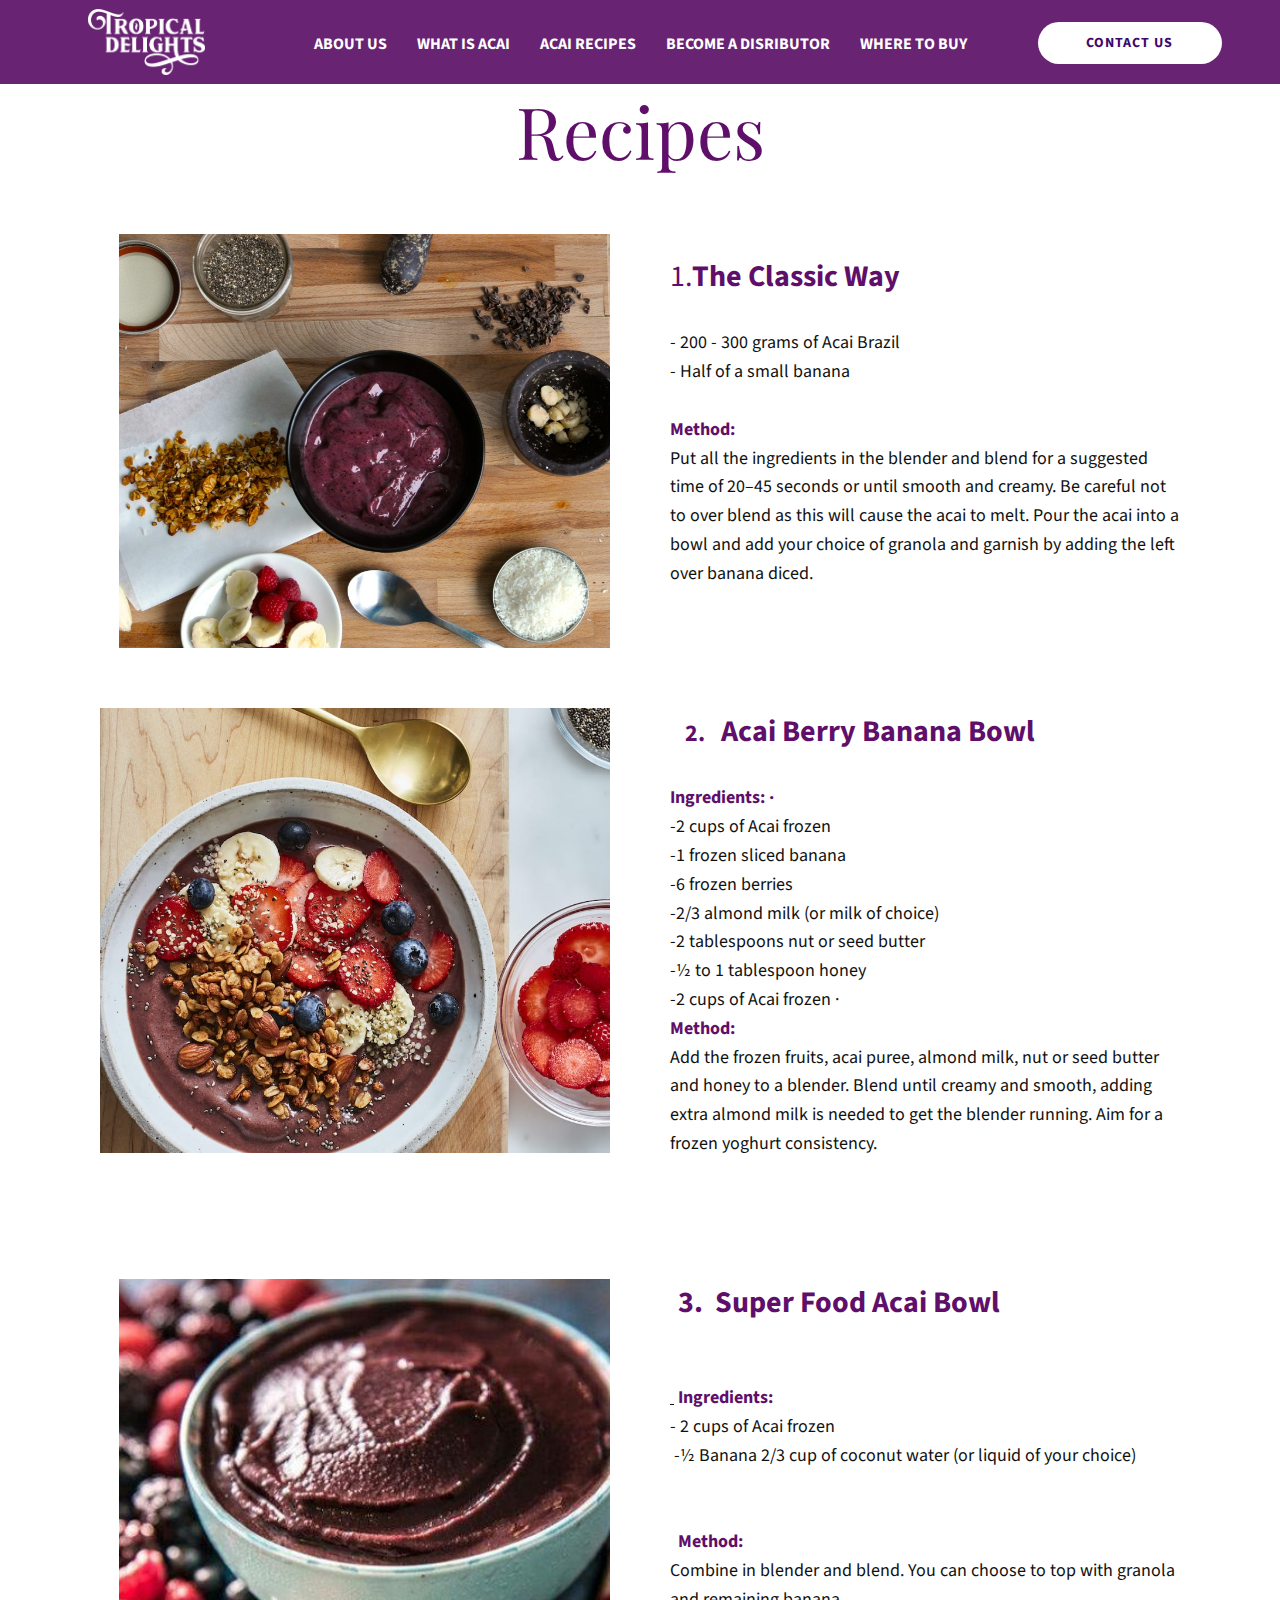
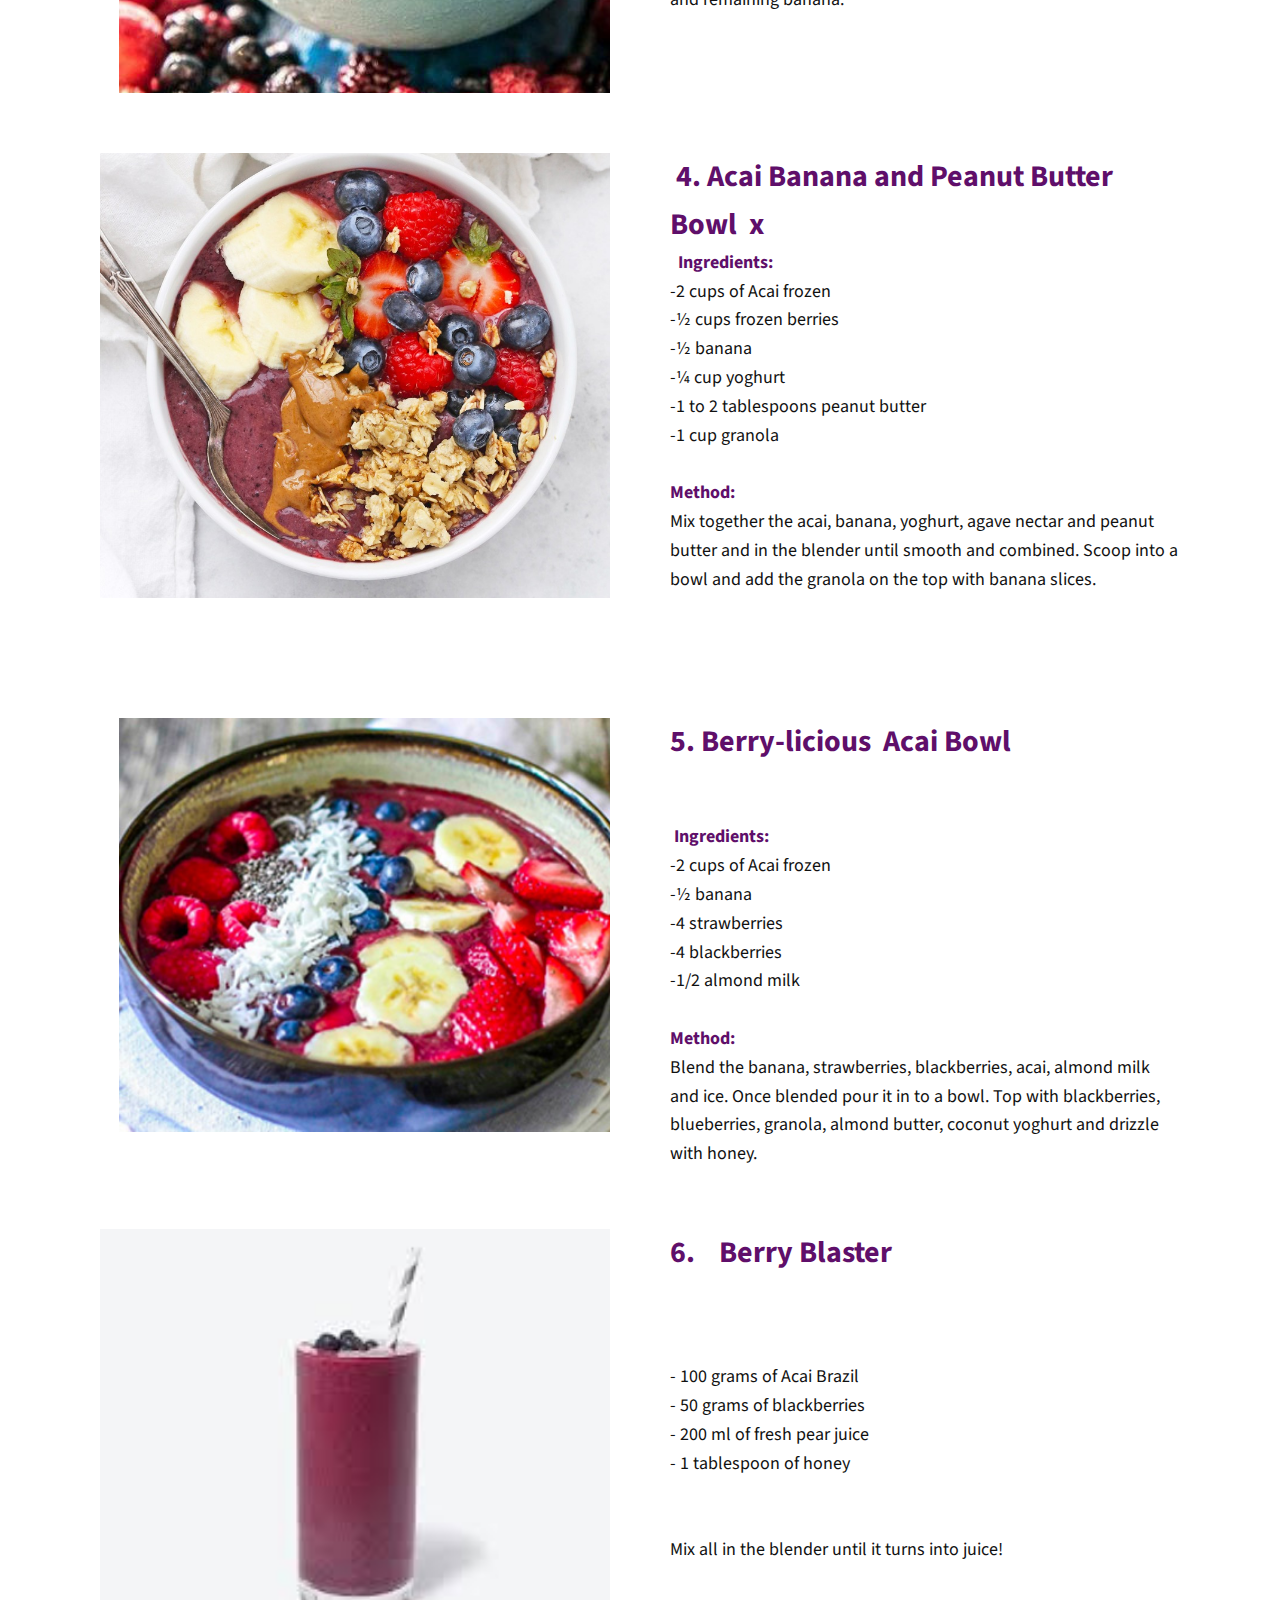
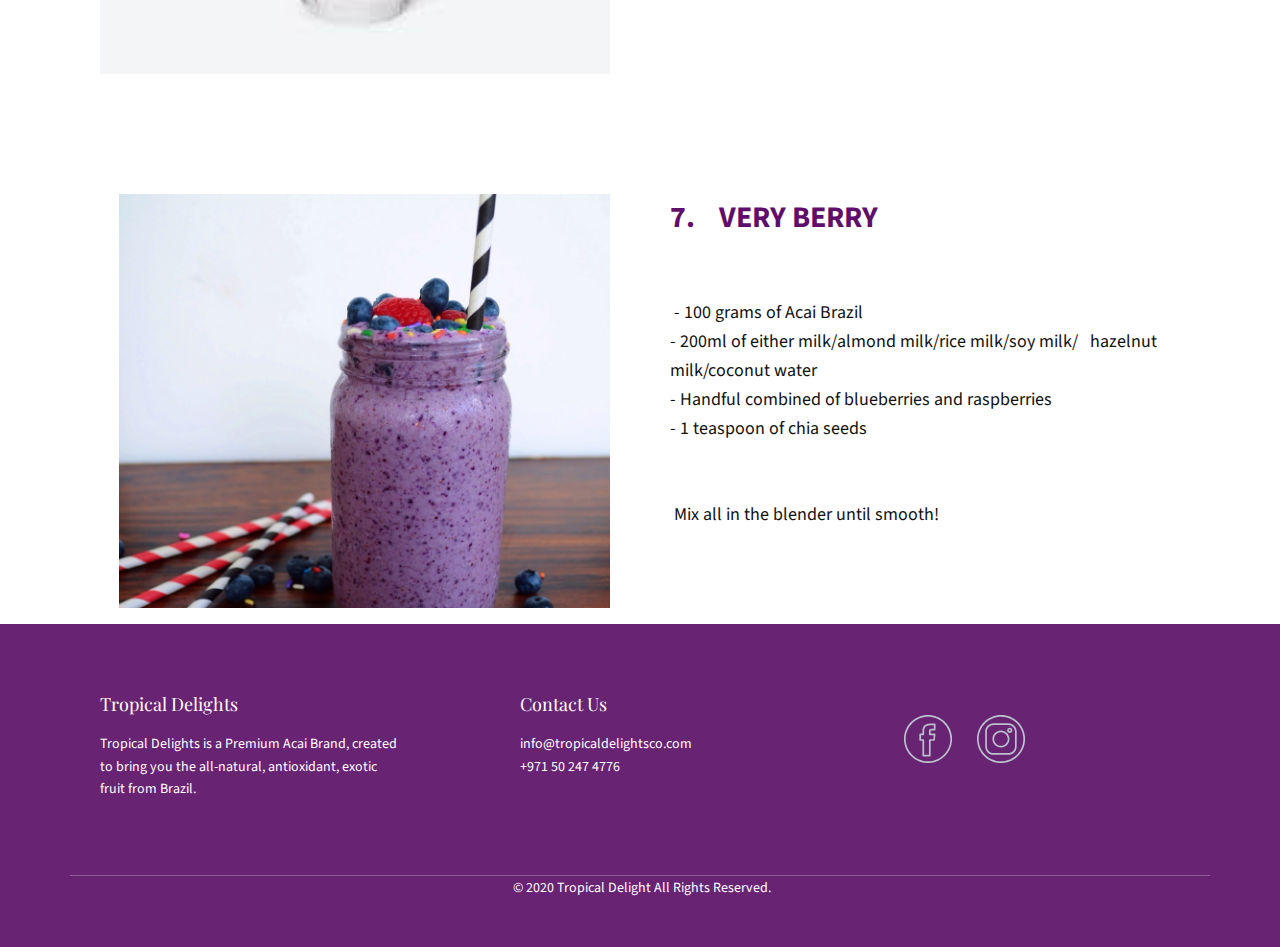
<file: Recipes.html>
<!DOCTYPE html>
<html style="font-size: 16px;" lang="en">
  <head>
    <meta name="viewport" content="width=device-width, initial-scale=1.0">
    <meta charset="utf-8">
    <meta name="keywords" content="">
    <meta name="description" content="">
    <meta name="page_type" content="np-template-header-footer-from-plugin">
    <title>Recipes</title>
    <link rel="stylesheet" href="nicepage.css" media="screen">
<link rel="stylesheet" href="Recipes.css" media="screen">
    <script class="u-script" type="text/javascript" src="jquery.js" defer=""></script>
    <script class="u-script" type="text/javascript" src="nicepage.js" defer=""></script>
    <meta name="generator" content="Nicepage 2.26.5, nicepage.com">
    <link id="u-theme-google-font" rel="stylesheet" href="https://fonts.googleapis.com/css?family=Playfair+Display:400,400i,700,700i,900,900i|Source+Sans+Pro:200,200i,300,300i,400,400i,600,600i,700,700i,900,900i">
    <link id="u-page-google-font" rel="stylesheet" href="https://fonts.googleapis.com/css?family=Playfair+Display:400,400i,700,700i,900,900i">
    
    
    
    
    
    <script type="application/ld+json">{
		"@context": "http://schema.org",
		"@type": "Organization",
		"name": "Tropical Delight",
		"url": "index.html",
		"logo": "images/logow.png",
		"sameAs": [
				"https://facebook.com/ultimatenutritionuae/",
				"https://www.instagram.com/acai_ultimatenutrition_uae"
		]
}</script>
    <meta property="og:title" content="Recipes">
    <meta property="og:type" content="website">
    <meta name="theme-color" content="#fe7606">
    <link rel="canonical" href="index.html">
    <meta property="og:url" content="index.html">
  </head>
  <body class="u-body"><header class="u-clearfix u-custom-color-5 u-header u-sticky u-header" id="sec-af6e"><div class="u-clearfix u-sheet u-sheet-1">
        <a href="Home.html" class="u-image u-logo u-image-1" title="Home">
          <img src="images/logow.png" class="u-logo-image u-logo-image-1" data-image-width="117">
        </a>
        <nav class="u-menu u-menu-dropdown u-offcanvas u-menu-1">
          <div class="menu-collapse" style="font-size: 1rem; font-weight: 700; letter-spacing: 0; text-transform: uppercase;">
            <a class="u-border-2 u-border-active-custom-color-8 u-border-hover-custom-color-3 u-border-no-left u-border-no-right u-border-no-top u-button-style u-custom-left-right-menu-spacing u-custom-padding-bottom u-custom-top-bottom-menu-spacing u-nav-link u-text-active-white u-text-body-alt-color u-text-hover-custom-color-8" href="#">
              <svg><use xmlns:xlink="http://www.w3.org/1999/xlink" xlink:href="#menu-hamburger"></use></svg>
              <svg version="1.1" xmlns="http://www.w3.org/2000/svg" xmlns:xlink="http://www.w3.org/1999/xlink"><defs><symbol id="menu-hamburger" viewBox="0 0 16 16" style="width: 16px; height: 16px;"><rect y="1" width="16" height="2"></rect><rect y="7" width="16" height="2"></rect><rect y="13" width="16" height="2"></rect>
</symbol>
</defs></svg>
            </a>
          </div>
          <div class="u-custom-menu u-nav-container">
            <ul class="u-nav u-spacing-30 u-text-body-alt-color u-unstyled u-nav-1"><li class="u-nav-item"><a class="u-border-2 u-border-active-custom-color-8 u-border-hover-custom-color-3 u-border-no-left u-border-no-right u-border-no-top u-button-style u-nav-link u-text-active-white u-text-body-alt-color u-text-hover-custom-color-8" href="#sec-6463" style="padding: 10px 0;">About Us</a>
</li><li class="u-nav-item"><a class="u-border-2 u-border-active-custom-color-8 u-border-hover-custom-color-3 u-border-no-left u-border-no-right u-border-no-top u-button-style u-nav-link u-text-active-white u-text-body-alt-color u-text-hover-custom-color-8" href="#sec-8c4c" style="padding: 10px 0;">What Is Acai</a>
</li><li class="u-nav-item"><a class="u-border-2 u-border-active-custom-color-8 u-border-hover-custom-color-3 u-border-no-left u-border-no-right u-border-no-top u-button-style u-nav-link u-text-active-white u-text-body-alt-color u-text-hover-custom-color-8" href="#sec-8f54" style="padding: 10px 0;">Acai Recipes</a>
</li><li class="u-nav-item"><a class="u-border-2 u-border-active-custom-color-8 u-border-hover-custom-color-3 u-border-no-left u-border-no-right u-border-no-top u-button-style u-nav-link u-text-active-white u-text-body-alt-color u-text-hover-custom-color-8" href="#carousel_3ed9" style="padding: 10px 0;">Become A Disributor</a>
</li><li class="u-nav-item"><a class="u-border-2 u-border-active-custom-color-8 u-border-hover-custom-color-3 u-border-no-left u-border-no-right u-border-no-top u-button-style u-nav-link u-text-active-white u-text-body-alt-color u-text-hover-custom-color-8" href="#sec-56c8" style="padding: 10px 0;">Where To Buy</a>
</li></ul>
          </div>
          <div class="u-custom-menu u-nav-container-collapse">
            <div class="u-black u-container-style u-inner-container-layout u-opacity u-opacity-95 u-sidenav">
              <div class="u-menu-close"></div>
              <ul class="u-align-center u-nav u-popupmenu-items u-unstyled u-nav-2"><li class="u-nav-item"><a class="u-button-style u-nav-link" href="#sec-6463" style="padding: 10px 0;">About Us</a>
</li><li class="u-nav-item"><a class="u-button-style u-nav-link" href="#sec-8c4c" style="padding: 10px 0;">What Is Acai</a>
</li><li class="u-nav-item"><a class="u-button-style u-nav-link" href="#sec-8f54" style="padding: 10px 0;">Acai Recipes</a>
</li><li class="u-nav-item"><a class="u-button-style u-nav-link" href="#carousel_3ed9" style="padding: 10px 0;">Become A Disributor</a>
</li><li class="u-nav-item"><a class="u-button-style u-nav-link" href="#sec-56c8" style="padding: 10px 0;">Where To Buy</a>
</li></ul>
            </div>
            <div class="u-black u-menu-overlay u-opacity u-opacity-70"></div>
          </div>
        </nav>
        <a href="Contact-Us.html" class="u-border-radius-50 u-btn u-btn-round u-button-style u-hover-custom-color-8 u-text-custom-color-3 u-text-hover-white u-white u-btn-1">Contact us</a>
      </div></header>
    <section class="u-align-left u-clearfix u-section-1" id="sec-e7ce">
      <div class="u-clearfix u-sheet u-sheet-1">
        <h1 class="u-text u-text-custom-color-7 u-text-default u-text-1">Recipes</h1>
        <div class="u-clearfix u-expanded-width u-layout-wrap u-layout-wrap-1">
          <div class="u-layout">
            <div class="u-layout-col">
              <div class="u-size-30">
                <div class="u-layout-row">
                  <div class="u-container-style u-layout-cell u-left-cell u-right-cell u-size-30 u-layout-cell-1">
                    <div class="u-container-layout u-valign-top u-container-layout-1">
                      <img src="images/WhatsAppImage2020-10-01at2.50.27AM.jpeg" alt="" class="u-expanded-width-sm u-expanded-width-xs u-image u-image-default u-image-1" data-image-width="900" data-image-height="983">
                    </div>
                  </div>
                  <div class="u-container-style u-layout-cell u-size-30">
                    <div class="u-container-layout u-container-layout-2">
                      <p class="u-text u-text-default u-text-2"><!--[if !supportLists]-->
                        <font style="font-size: 1.875rem;" class="u-text-custom-color-7">1.<b>The Classic Way</b>
                          <br>
                        </font>
                        <br> - 200 - 300 grams of Acai Brazil<br> - Half of a small banana<br><!--[if !supportLineBreakNewLine]-->
                        <br><!--[endif]--><b>
                          <font class="u-text-custom-color-7"> Method: <br>
                          </font></b> Put all the ingredients in the blender and blend for a suggested time of 20–45
seconds or until smooth and creamy. Be careful not to over blend as this will
cause the acai to melt. Pour the acai into a bowl and add your choice of
granola and garnish by adding the left over banana diced.
                      </p>
                    </div>
                  </div>
                </div>
              </div>
              <div class="u-size-30">
                <div class="u-layout-row">
                  <div class="u-container-style u-layout-cell u-left-cell u-right-cell u-size-30 u-layout-cell-3">
                    <div class="u-container-layout u-container-layout-3">
                      <img src="images/WhatsAppImage2020-10-01at2.50.27AM1.jpeg" alt="" class="u-expanded-width-lg u-expanded-width-md u-expanded-width-sm u-expanded-width-xs u-image u-image-default u-image-2" data-image-width="870" data-image-height="1088">
                    </div>
                  </div>
                  <div class="u-container-style u-layout-cell u-size-30">
                    <div class="u-container-layout u-valign-top u-container-layout-4">
                      <p class="u-text u-text-default u-text-3">
                        <font style="font-size: 1.5rem;" class="u-text-custom-color-7"><b>&nbsp; &nbsp;2.&nbsp; <font style="font-size: 1.875rem;">&nbsp;<!--[endif]-->Acai Berry Banana Bowl&nbsp;</font></b>
                        </font>
                        <br><b>
                          <font class="u-text-custom-color-7">
                            <br>Ingredients: <!--[if !supportLists]-->·&nbsp;&nbsp;<br>
                          </font></b>-2 cups of Acai frozen<br>-1 frozen sliced banana&nbsp;<br>-6 frozen berries&nbsp;<br>-2/3 almond milk (or milk of
choice)&nbsp;<br>-2 tablespoons nut or seed butter&nbsp;<br>-½ to 1 tablespoon honey&nbsp;<br>-2 cups of Acai frozen <!--[if !supportLists]-->·<b>
                          <font class="u-text-custom-color-7">
                            <br>Method:
                          </font></b>&nbsp;<br>Add the frozen fruits, acai puree, almond milk, nut or
seed butter and honey to a blender.
Blend until creamy and smooth, adding extra almond milk
is needed to get the blender running.
Aim for a frozen yoghurt consistency.&nbsp;&nbsp;
                      </p>
                    </div>
                  </div>
                </div>
              </div>
            </div>
          </div>
        </div>
      </div>
    </section>
    <section class="u-align-left u-clearfix u-section-2" id="carousel_bd72">
      <div class="u-clearfix u-sheet u-sheet-1">
        <div class="u-clearfix u-expanded-width u-layout-wrap u-layout-wrap-1">
          <div class="u-layout">
            <div class="u-layout-col">
              <div class="u-size-30">
                <div class="u-layout-row">
                  <div class="u-container-style u-layout-cell u-left-cell u-right-cell u-size-30 u-layout-cell-1">
                    <div class="u-container-layout u-valign-top u-container-layout-1">
                      <img src="images/food11.jpg" alt="" class="u-expanded-width-sm u-expanded-width-xs u-image u-image-default u-image-1">
                    </div>
                  </div>
                  <div class="u-container-style u-layout-cell u-size-30">
                    <div class="u-container-layout u-valign-top u-container-layout-2">
                      <p class="u-text u-text-1">&nbsp;<b>
                          <font style="font-size: 1.875rem;" class="u-text-custom-color-7">3.&nbsp; Super Food Acai Bowl</font></b>
                        <br>
                        <br><b>
                          <br><u>&nbsp;</u>
                          <font class="u-text-custom-color-7">Ingredients:&nbsp;</font></b>
                        <br>- 2 cups of Acai frozen&nbsp;<br>&nbsp;-½ Banana
2/3 cup of coconut water (or
liquid of your choice)<br>
                        <br>
                        <br>&nbsp;<b>
                          <font class="u-text-custom-color-7">Method:&nbsp;</font></b>
                        <br>Combine in blender and blend. You can choose to top with
granola and remaining banana.&nbsp;&nbsp;
                      </p>
                    </div>
                  </div>
                </div>
              </div>
              <div class="u-size-30">
                <div class="u-layout-row">
                  <div class="u-container-style u-layout-cell u-left-cell u-right-cell u-size-30 u-layout-cell-3">
                    <div class="u-container-layout u-valign-middle u-container-layout-3">
                      <img src="images/WhatsAppImage2020-10-01at2.50.28AM.jpeg" alt="" class="u-expanded-width u-image u-image-default u-image-2" data-image-width="853" data-image-height="1280">
                    </div>
                  </div>
                  <div class="u-container-style u-layout-cell u-size-30">
                    <div class="u-container-layout u-valign-top u-container-layout-4">
                      <p class="u-text u-text-default u-text-2"><b>
                          <font style="font-size: 1.875rem;" class="u-text-custom-color-7">&nbsp;4.&nbsp;Acai Banana and Peanut Butter Bowl&nbsp; x</font></b>
                        <br>&nbsp; <b>
                          <font class="u-text-custom-color-7">Ingredients:&nbsp;</font></b>
                        <br>-2 cups of Acai frozen&nbsp;<br>-½ cups frozen berries&nbsp;<br>-½ banana&nbsp;<br>-¼ cup yoghurt&nbsp;<br>-1 to 2 tablespoons peanut butter&nbsp;<br>-1 cup granola&nbsp; &nbsp; &nbsp; &nbsp;<br>
                        <font class="u-text-custom-color-7"><b>
                            <br>Method:</b>
                        </font>&nbsp;<br>Mix together the acai, banana, yoghurt, agave nectar and
peanut butter and in the blender until smooth and combined. Scoop into a bowl
and add the granola on the top with banana slices.&nbsp;&nbsp;
                      </p>
                    </div>
                  </div>
                </div>
              </div>
            </div>
          </div>
        </div>
      </div>
    </section>
    <section class="u-align-left u-clearfix u-section-3" id="carousel_2a86">
      <div class="u-clearfix u-sheet u-sheet-1">
        <div class="u-clearfix u-expanded-width u-layout-wrap u-layout-wrap-1">
          <div class="u-layout">
            <div class="u-layout-col">
              <div class="u-size-30">
                <div class="u-layout-row">
                  <div class="u-container-style u-layout-cell u-left-cell u-right-cell u-size-30 u-layout-cell-1">
                    <div class="u-container-layout u-valign-bottom-md u-valign-bottom-sm u-valign-bottom-xs u-valign-top-lg u-valign-top-xl u-container-layout-1">
                      <img src="images/food21.jpg" alt="" class="u-expanded-width-sm u-expanded-width-xs u-image u-image-default u-image-1">
                    </div>
                  </div>
                  <div class="u-container-style u-layout-cell u-size-30">
                    <div class="u-container-layout u-valign-top u-container-layout-2">
                      <p class="u-text u-text-1">
                        <font style="font-size: 1.875rem;" class="u-text-custom-color-7"><b>5.&nbsp;Berry-licious&nbsp; Acai Bowl<br></b>
                        </font>
                        <br><b>
                          <font class="u-text-custom-color-7">
                            <br>&nbsp;Ingredients:&nbsp;
                          </font></b>
                        <br>-2 cups of Acai frozen&nbsp;<br>-½ banana&nbsp;<br>-4 strawberries&nbsp;<br>-4 blackberries&nbsp;<br>-1/2 almond milk&nbsp; &nbsp;&nbsp;<br><b>
                          <font class="u-text-custom-color-7">
                            <br>Method:&nbsp;
                          </font></b>
                        <br>Blend the banana, strawberries, blackberries, acai,
almond milk and ice.
Once blended pour it in to a bowl. Top with blackberries,
blueberries, granola, almond butter, coconut yoghurt and drizzle with honey.&nbsp;&nbsp;
                      </p>
                    </div>
                  </div>
                </div>
              </div>
              <div class="u-size-30">
                <div class="u-layout-row">
                  <div class="u-container-style u-layout-cell u-left-cell u-right-cell u-size-30 u-layout-cell-3">
                    <div class="u-container-layout u-valign-bottom-md u-valign-bottom-sm u-valign-bottom-xs u-valign-middle-lg u-valign-middle-xl u-container-layout-3">
                      <img src="images/WhatsAppImage2020-10-01at2.50.28AM2.jpeg" alt="" class="u-expanded-width u-image u-image-default u-image-2">
                    </div>
                  </div>
                  <div class="u-container-style u-layout-cell u-size-30">
                    <div class="u-container-layout u-valign-top u-container-layout-4">
                      <p class="u-text u-text-2"><b>
                          <font style="font-size: 1.875rem;" class="u-text-custom-color-7">6.&nbsp;&nbsp;&nbsp; <!--[endif]-->Berry Blaster&nbsp;</font></b>
                        <br>
                        <br>
                        <br>
                        <br>- 100 grams of Acai Brazil<br> - 50 grams of blackberries<br> - 200 ml of fresh pear juice<br> - 1 tablespoon of honey<br>
                        <br>
                        <br> Mix all in the blender until it turns into juice!
                      </p>
                    </div>
                  </div>
                </div>
              </div>
            </div>
          </div>
        </div>
      </div>
    </section>
    <section class="u-align-left u-clearfix u-section-4" id="carousel_e113">
      <div class="u-clearfix u-sheet u-sheet-1">
        <div class="u-clearfix u-expanded-width u-layout-wrap u-layout-wrap-1">
          <div class="u-layout">
            <div class="u-layout-col">
              <div class="u-size-60">
                <div class="u-layout-row">
                  <div class="u-container-style u-layout-cell u-left-cell u-right-cell u-size-30 u-layout-cell-1">
                    <div class="u-container-layout u-valign-top u-container-layout-1">
                      <img src="images/WhatsAppImage2020-10-01at2.50.28AM3.jpeg" alt="" class="u-expanded-width-sm u-expanded-width-xs u-image u-image-default u-image-1">
                    </div>
                  </div>
                  <div class="u-container-style u-layout-cell u-size-30 u-layout-cell-2">
                    <div class="u-container-layout u-valign-top u-container-layout-2">
                      <p class="u-text u-text-1"><b>
                          <font style="font-size: 1.875rem;" class="u-text-custom-color-7">7.&nbsp;&nbsp;&nbsp; <!--[endif]-->VERY BERRY<br>
                          </font></b>
                        <br>
                        <br>&nbsp;- 100 grams of Acai Brazil<br> - 200ml of either&nbsp;milk/almond milk/rice milk/soy milk/
&nbsp; hazelnut
milk/coconut water<br> - Handful combined of blueberries and raspberries<br> - 1 teaspoon of chia seeds<br>
                        <br>
                        <br>&nbsp;Mix all in the blender until smooth!
                      </p>
                    </div>
                  </div>
                </div>
              </div>
            </div>
          </div>
        </div>
      </div>
    </section>
    
    
    <footer class="u-clearfix u-custom-color-5 u-footer" id="sec-da85"><div class="u-clearfix u-sheet u-sheet-1">
        <div class="u-clearfix u-expanded-width-lg u-expanded-width-md u-expanded-width-xl u-expanded-width-xs u-gutter-30 u-layout-wrap u-layout-wrap-1">
          <div class="u-gutter-0 u-layout">
            <div class="u-layout-row">
              <div class="u-align-left u-container-style u-layout-cell u-left-cell u-size-20 u-size-20-md u-layout-cell-1">
                <div class="u-container-layout u-valign-top u-container-layout-1">
                  <h6 class="u-align-center-xs u-text u-text-1">Tropical Delights</h6>
                  <p class="u-align-center-xs u-small-text u-text u-text-variant u-text-2">Tropical Delights is a Premium Acai Brand, created to bring
you the all-natural, antioxidant, exotic fruit from Brazil.&nbsp;</p>
                </div>
              </div>
              <div class="u-align-left u-container-style u-layout-cell u-size-20 u-size-20-md u-layout-cell-2">
                <div class="u-container-layout u-valign-bottom-xs u-container-layout-2">
                  <h6 class="u-align-center-xs u-text u-text-3">Contact Us</h6>
                  <p class="u-align-center-xs u-small-text u-text u-text-variant u-text-4">info@tropicaldelightsco.com<br>+971 50 247 4776
                  </p>
                </div>
              </div>
              <div class="u-align-left u-container-style u-layout-cell u-right-cell u-size-20 u-size-20-md u-layout-cell-3">
                <div class="u-container-layout u-container-layout-3">
                  <div class="u-align-left u-social-icons u-spacing-25 u-text-palette-5-base u-social-icons-1">
                    <a class="u-social-url" target="_blank" href="https://facebook.com/ultimatenutritionuae/"><span class="u-icon u-icon-circle u-social-facebook u-social-type-line u-icon-1"><svg class="u-svg-link" preserveAspectRatio="xMidYMin slice" viewBox="0 0 112 112" style=""><use xmlns:xlink="http://www.w3.org/1999/xlink" xlink:href="#svg-bcec"></use></svg><svg xmlns="http://www.w3.org/2000/svg" xmlns:xlink="http://www.w3.org/1999/xlink" version="1.1" xml:space="preserve" class="u-svg-content" viewBox="0 0 112 112" x="0px" y="0px" id="svg-bcec"><path d="M56.1,4c28.7,0,52.1,23.4,52.1,52.1s-23.4,52.1-52.1,52.1S4,84.8,4,56.1S27.4,4,56.1,4 M56.1,0C25.1,0,0,25.1,0,56.1 s25.1,56.1,56.1,56.1s56.1-25.1,56.1-56.1S87.1,0,56.1,0L56.1,0z"></path><path d="M60.2,97H45c-1.1,0-2-0.9-2-2V60.3h-5.2c-1.1,0-2-0.9-2-2V45.4c0-1.1,0.9-2,2-2H43v-6.3c0-8.4,4.5-17.3,17.3-17.3l11.2,0 c1.1,0,2,0.9,2,2v12.5c0,1.1-0.9,2-2,2h-8.2c-0.8,0-1.2,0.3-1.2,1.5v5.6h9.3c0.6,0,1.1,0.2,1.5,0.7c0.4,0.4,0.6,1,0.5,1.5l-1.3,12.9 c-0.1,1-1,1.8-2,1.8h-8V95C62.2,96.1,61.3,97,60.2,97z M47,93h11.2V58.3c0-1.1,0.9-2,2-2h8.2l0.9-8.9h-9.1c-1.1,0-2-0.9-2-2v-7.6 c0-3.8,2.6-5.5,5.2-5.5h6.2v-8.5l-9.2,0C48,23.8,47,33.9,47,37.1v8.3c0,1.1-0.9,2-2,2h-5.2v8.9H45c1.1,0,2,0.9,2,2V93z"></path></svg></span>
                    </a>
                    <a class="u-social-url" target="_blank" href="https://www.instagram.com/acai_ultimatenutrition_uae"><span class="u-icon u-icon-circle u-social-instagram u-social-type-line u-icon-2"><svg class="u-svg-link" preserveAspectRatio="xMidYMin slice" viewBox="0 0 112 112" style=""><use xmlns:xlink="http://www.w3.org/1999/xlink" xlink:href="#svg-bec3"></use></svg><svg xmlns="http://www.w3.org/2000/svg" xmlns:xlink="http://www.w3.org/1999/xlink" version="1.1" xml:space="preserve" class="u-svg-content" viewBox="0 0 112 112" x="0px" y="0px" id="svg-bec3"><path d="M56.1,4c28.7,0,52.1,23.4,52.1,52.1s-23.4,52.1-52.1,52.1S4,84.8,4,56.1S27.4,4,56.1,4 M56.1,0C25.1,0,0,25.1,0,56.1 s25.1,56.1,56.1,56.1s56.1-25.1,56.1-56.1S87.1,0,56.1,0L56.1,0z"></path><path d="M76.3,41.9c-3.4,0-6.2-2.8-6.2-6.2c0-3.4,2.8-6.2,6.2-6.2s6.2,2.8,6.2,6.2C82.5,39.1,79.7,41.9,76.3,41.9z M76.3,33.5 c-1.2,0-2.2,1-2.2,2.2c0,1.2,1,2.2,2.2,2.2s2.2-1,2.2-2.2C78.5,34.5,77.5,33.5,76.3,33.5z"></path><path d="M55.9,76C44.9,76,36,67.1,36,56.1c0-11,8.9-19.9,19.9-19.9c11,0,19.9,8.9,19.9,19.9C75.8,67.1,66.9,76,55.9,76z M55.9,40.2 c-8.8,0-15.9,7.1-15.9,15.9S47.1,72,55.9,72s15.9-7.1,15.9-15.9S64.7,40.2,55.9,40.2z"></path><path d="M73.1,92.9H38.6c-10.8,0-19.5-8.8-19.5-19.6V38.8c0-10.8,8.7-19.5,19.5-19.5h34.5c10.8,0,19.5,8.7,19.5,19.5v34.6 C92.6,84.2,83.9,92.9,73.1,92.9z M38.6,23.3c-8.5,0-15.5,7-15.5,15.5v34.5c0,8.6,7,15.6,15.5,15.6h34.5c8.5,0,15.5-7,15.5-15.5V38.8 c0-8.5-7-15.5-15.5-15.5H38.6z"></path></svg></span>
                    </a>
                  </div>
                </div>
              </div>
            </div>
          </div>
        </div>
        <div class="u-align-left u-border-1 u-border-white u-expanded-width u-line u-line-horizontal u-opacity u-opacity-25 u-line-1"></div>
        <p class="u-align-center u-small-text u-text u-text-variant u-text-5">
          <a class="u-btn u-button-style u-none u-text-body-alt-color u-btn-1" href="Home.html">© 2020 Tropical Delight All Rights Reserved.</a>
        </p>
      </div></footer>
  </body>
</html>
</file>
<file: Home.css>
.u-section-1 {background-image: linear-gradient(0deg, rgba(0,0,0,0.4), rgba(0,0,0,0.4)), url("images/productimagehero.jpg"); background-position: 50% 50%}
.u-section-1 .u-sheet-1 {min-height: 773px}
.u-section-1 .u-text-1 {font-weight: 700; animation-duration: 1000ms; line-height: 0.4; margin: 257px 537px 0 36px}
.u-section-1 .u-image-1 {width: 147px; height: 78px; animation-duration: 1000ms; margin: -50px auto 0 36px}
.u-section-1 .u-text-2 {font-weight: 700; font-size: 1.5rem; animation-duration: 1000ms; margin: 30px 743px 110px 13px} 

@media (max-width: 1199px){ .u-section-1 .u-sheet-1 {min-height: 704px}
.u-section-1 .u-text-1 {width: auto; margin-top: 269px; margin-right: 483px}
.u-section-1 .u-image-1 {width: 152px; margin-top: -117px}
.u-section-1 .u-text-2 {width: auto; margin-top: 89px; margin-right: 538px} }

@media (max-width: 991px){ .u-section-1 .u-sheet-1 {min-height: 642px}
.u-section-1 .u-text-1 {margin-right: 309px}
.u-section-1 .u-image-1 {margin-top: -113px; margin-left: 82px}
.u-section-1 .u-text-2 {margin: 85px 327px 18px 0} }

@media (max-width: 767px){ .u-section-1 .u-sheet-1 {min-height: 705px}
.u-section-1 .u-text-1 {margin-top: 218px; margin-right: 258px; margin-left: 0}
.u-section-1 .u-image-1 {margin-top: -123px; margin-left: 32px}
.u-section-1 .u-text-2 {margin-top: 45px; margin-right: 147px; margin-bottom: 110px} }

@media (max-width: 575px){ .u-section-1 .u-sheet-1 {min-height: 513px}
.u-section-1 .u-text-1 {line-height: 0.6; margin-top: 123px; margin-right: 117px}
.u-section-1 .u-image-1 {width: 127px; height: 67px; margin-top: -139px; margin-left: 21px}
.u-section-1 .u-text-2 {margin-top: 71px; margin-right: 0; margin-bottom: 140px} }.u-section-2 {background-image: none}
.u-section-2 .u-sheet-1 {min-height: 541px}
.u-section-2 .u-layout-wrap-1 {pointer-events: auto; width: 1214px; margin: 60px -37px}
.u-section-2 .u-layout-cell-1 {min-height: 452px; pointer-events: auto}
.u-section-2 .u-container-layout-1 {padding: 30px 60px}
.u-section-2 .u-text-1 {font-weight: 700; font-size: 3rem; animation-duration: 1000ms; margin: 0}
.u-section-2 .u-text-2 {margin: 34px 0 0} 

@media (max-width: 1199px){ .u-section-2 .u-sheet-1 {min-height: 100px}
.u-section-2 .u-layout-wrap-1 {width: 940px; margin-left: 0; margin-right: 0}
.u-section-2 .u-layout-cell-1 {min-height: 350px} }

@media (max-width: 991px){ .u-section-2 .u-layout-wrap-1 {width: 720px}
.u-section-2 .u-layout-cell-1 {min-height: 100px}
.u-section-2 .u-container-layout-1 {padding-left: 30px; padding-right: 30px} }

@media (max-width: 767px){ .u-section-2 .u-layout-wrap-1 {width: 540px}
.u-section-2 .u-container-layout-1 {padding-left: 10px; padding-right: 10px} }

@media (max-width: 575px){ .u-section-2 .u-layout-wrap-1 {width: 340px}
.u-section-2 .u-text-1 {font-size: 1.5rem} }.u-section-3 .u-sheet-1 {min-height: 710px}
.u-section-3 .u-layout-wrap-1 {pointer-events: auto; margin: 60px auto 60px 0}
.u-section-3 .u-layout-cell-1 {min-height: 590px; pointer-events: auto}
.u-section-3 .u-container-layout-1 {padding: 30px 60px}
.u-section-3 .u-image-1 {width: 559px; height: 587px; margin: 43px auto 0 -60px}
.u-section-3 .u-layout-cell-2 {min-height: 590px; pointer-events: auto}
.u-section-3 .u-container-layout-2 {padding: 30px 60px 30px 65px}
.u-section-3 .u-image-2 {width: 223px; height: 118px; margin: 32px auto 0 0}
.u-section-3 .u-text-1 {font-weight: 700; margin: -56px 79px 0 auto}
.u-section-3 .u-text-2 {margin: 39px 0 0 auto}
.u-section-3 .u-text-3 {margin: 46px 0 0} 

@media (max-width: 1199px){ .u-section-3 .u-sheet-1 {min-height: 481px}
.u-section-3 .u-layout-wrap-1 {margin-right: initial; margin-left: initial}
.u-section-3 .u-layout-cell-1 {min-height: 486px; background-position: 50% 50%}
.u-section-3 .u-image-1 {width: 350px; height: 367px; margin-left: 0}
.u-section-3 .u-layout-cell-2 {min-height: 486px}
.u-section-3 .u-image-2 {width: 173px; height: 91px}
.u-section-3 .u-text-1 {width: auto; margin-top: -39px; margin-right: 29px}
.u-section-3 .u-text-2 {margin-top: 49px} }

@media (max-width: 991px){ .u-section-3 .u-sheet-1 {min-height: 367px}
.u-section-3 .u-layout-cell-1 {min-height: 372px}
.u-section-3 .u-container-layout-1 {padding-left: 30px; padding-right: 30px}
.u-section-3 .u-image-1 {width: 300px; height: 315px}
.u-section-3 .u-layout-cell-2 {min-height: 372px}
.u-section-3 .u-container-layout-2 {padding-left: 30px; padding-right: 30px}
.u-section-3 .u-text-1 {margin-right: -16px}
.u-section-3 .u-text-2 {margin-right: auto; margin-left: 0} }

@media (max-width: 767px){ .u-section-3 .u-sheet-1 {min-height: 653px}
.u-section-3 .u-layout-cell-1 {min-height: 558px}
.u-section-3 .u-container-layout-1 {padding-left: 10px; padding-right: 10px}
.u-section-3 .u-layout-cell-2 {min-height: 558px}
.u-section-3 .u-container-layout-2 {padding-left: 10px; padding-right: 10px}
.u-section-3 .u-text-1 {margin-right: 181px} }

@media (max-width: 575px){ .u-section-3 .u-sheet-1 {min-height: 446px}
.u-section-3 .u-layout-cell-1 {min-height: 351px}
.u-section-3 .u-layout-cell-2 {min-height: 351px}
.u-section-3 .u-text-1 {margin-top: -26px; margin-right: 64px}
.u-section-3 .u-text-2 {margin-top: 36px} }.u-section-4 .u-sheet-1 {min-height: 678px}
.u-section-4 .u-layout-wrap-1 {pointer-events: auto; margin: 60px auto 60px 0}
.u-section-4 .u-image-1 {min-height: 551px; pointer-events: auto; background-image: url("images/WhatsAppImage2020-09-25at1.06.56AM.jpeg"); background-position: 50% 50%}
.u-section-4 .u-container-layout-1 {padding: 30px 60px}
.u-section-4 .u-layout-cell-2 {min-height: 551px; pointer-events: auto}
.u-section-4 .u-container-layout-2 {padding: 30px 60px}
.u-section-4 .u-text-1 {background-image: none; font-size: 3rem; font-weight: 700; margin: 21px 227px 0 26px}
.u-section-4 .u-image-2 {width: 127px; height: 64px; margin: -64px 99px 0 auto}
.u-section-4 .u-text-2 {font-weight: 700; font-size: 3rem; margin: -56px 58px 0 362px}
.u-section-4 .u-text-3 {margin: -1px 0 0}
.u-section-4 .u-text-4 {margin: 20px 0 0}
.u-section-4 .u-text-5 {font-weight: normal; margin: -43px 0 0} 

@media (max-width: 1199px){ .u-section-4 .u-sheet-1 {min-height: 100px}
.u-section-4 .u-layout-wrap-1 {margin-right: initial; margin-left: initial}
.u-section-4 .u-image-1 {min-height: 454px}
.u-section-4 .u-layout-cell-2 {min-height: 454px}
.u-section-4 .u-text-1 {width: auto; margin-top: -1px; margin-right: 171px; margin-left: 0}
.u-section-4 .u-image-2 {width: 125px; height: 51px; margin-top: -51px; margin-right: 93px}
.u-section-4 .u-text-2 {width: auto; margin-right: 52px; margin-left: 312px} }

@media (max-width: 991px){ .u-section-4 .u-image-1 {min-height: 348px}
.u-section-4 .u-container-layout-1 {padding-left: 30px; padding-right: 30px}
.u-section-4 .u-layout-cell-2 {min-height: 348px}
.u-section-4 .u-container-layout-2 {padding-left: 30px; padding-right: 30px}
.u-section-4 .u-text-1 {margin-right: 121px}
.u-section-4 .u-image-2 {width: 122px; height: 66px; margin-top: -63px; margin-right: 45px}
.u-section-4 .u-text-2 {margin-top: -59px; margin-right: 27px; margin-left: 263px} }

@media (max-width: 767px){ .u-section-4 .u-sheet-1 {min-height: 390px}
.u-section-4 .u-image-1 {min-height: 522px}
.u-section-4 .u-container-layout-1 {padding-left: 10px; padding-right: 10px}
.u-section-4 .u-layout-cell-2 {min-height: 522px}
.u-section-4 .u-container-layout-2 {padding-left: 10px; padding-right: 10px}
.u-section-4 .u-text-1 {margin-top: 20px}
.u-section-4 .u-image-2 {width: 131px; margin-top: -59px; margin-right: 96px}
.u-section-4 .u-text-2 {margin-right: 0; margin-left: 444px}
.u-section-4 .u-text-3 {margin-top: -5px} }

@media (max-width: 575px){ .u-section-4 .u-sheet-1 {min-height: 179px}
.u-section-4 .u-image-1 {min-height: 329px}
.u-section-4 .u-layout-cell-2 {min-height: 329px}
.u-section-4 .u-text-1 {font-size: 2.25rem; margin-top: -1px; margin-right: 185px}
.u-section-4 .u-image-2 {margin-top: -87px; margin-right: 50px}
.u-section-4 .u-text-2 {font-size: 2.25rem; margin-top: -52px; margin-right: 10px; margin-left: 282px}
.u-section-4 .u-text-3 {width: auto; margin-top: 14px; margin-right: -10px; margin-left: 10px}
.u-section-4 .u-text-4 {margin-top: 29px} }.u-section-5 .u-sheet-1 {min-height: 887px}
.u-section-5 .u-text-1 {font-size: 3.75rem; line-height: 66px; margin: 57px 2px 0}
.u-section-5 .u-image-1 {width: 190px; height: 98px; margin: -98px 387px 0 auto}
.u-section-5 .u-list-1 {width: 588px; min-height: 430px; grid-template-rows: auto auto auto; grid-template-columns: 100%; grid-gap: 10px 10px; margin: 20px auto 0 -7px}
.u-section-5 .u-container-layout-1 {padding: 30px}
.u-section-5 .u-icon-1 {height: 64px; width: 64px; margin: 0 444px 0 20px}
.u-section-5 .u-text-2 {font-weight: 700; margin: -64px 0 0 115px}
.u-section-5 .u-container-layout-2 {padding: 30px}
.u-section-5 .u-icon-2 {height: 64px; width: 64px; margin: 0 444px 0 20px}
.u-section-5 .u-text-3 {font-weight: 700; margin: -64px 0 0 115px}
.u-section-5 .u-container-layout-3 {padding: 30px}
.u-section-5 .u-icon-3 {height: 64px; width: 64px; margin: 0 444px 0 20px}
.u-section-5 .u-text-4 {font-weight: 700; margin: -64px 0 0 115px}
.u-section-5 .u-list-2 {width: 560px; min-height: 430px; grid-template-rows: auto auto auto; grid-template-columns: 100%; grid-gap: 10px 10px; margin: -430px 0 0 auto}
.u-section-5 .u-container-layout-4 {padding: 30px}
.u-section-5 .u-icon-4 {height: 64px; width: 64px; margin: 6px 20px 0}
.u-section-5 .u-text-5 {font-weight: 700; margin: -64px 0 0 115px}
.u-section-5 .u-container-layout-5 {padding: 30px}
.u-section-5 .u-icon-5 {height: 64px; width: 64px; margin: 6px 20px 0}
.u-section-5 .u-text-6 {font-weight: 700; margin: -64px 0 0 115px}
.u-section-5 .u-container-layout-6 {padding: 30px}
.u-section-5 .u-icon-6 {height: 64px; width: 64px; margin: 6px 20px 0}
.u-section-5 .u-text-7 {font-weight: 700; margin: -64px 0 0 115px}
.u-section-5 .u-image-2 {width: 1095px; height: 193px; margin: 31px auto 60px 2px} 

@media (max-width: 1199px){ .u-section-5 .u-sheet-1 {min-height: 961px}
.u-section-5 .u-text-1 {margin-left: 1px; margin-right: 1px}
.u-section-5 .u-image-1 {width: 160px; height: 82px; margin-top: -148px; margin-right: 222px}
.u-section-5 .u-list-1 {width: 485px; height: auto; margin-top: 86px}
.u-section-5 .u-list-2 {width: 462px; height: auto}
.u-section-5 .u-image-2 {width: 940px; height: 166px; margin-left: 0} }

@media (max-width: 991px){ .u-section-5 .u-sheet-1 {min-height: 1258px}
.u-section-5 .u-text-1 {width: 720px}
.u-section-5 .u-image-1 {height: 80px; margin-top: -146px; margin-right: 6px}
.u-section-5 .u-list-1 {width: 380px; min-height: 577px; margin-right: 6px; margin-left: auto}
.u-section-5 .u-container-layout-1 {padding-top: 25px}
.u-section-5 .u-icon-1 {margin-left: 0; margin-right: 361px}
.u-section-5 .u-container-layout-2 {padding-top: 25px}
.u-section-5 .u-icon-2 {margin-left: 0; margin-right: 361px}
.u-section-5 .u-container-layout-3 {padding-top: 25px}
.u-section-5 .u-icon-3 {margin-left: 0; margin-right: 361px}
.u-section-5 .u-list-2 {width: 353px; min-height: 582px; margin-top: -577px; margin-right: auto; margin-left: 0}
.u-section-5 .u-image-2 {width: 720px; height: 127px} }

@media (max-width: 767px){ .u-section-5 .u-sheet-1 {min-height: 1545px}
.u-section-5 .u-text-1 {width: 540px}
.u-section-5 .u-image-1 {width: 161px; height: 76px; margin-top: -131px; margin-right: auto; margin-left: 94px}
.u-section-5 .u-list-1 {width: 284px; min-height: 689px; margin-top: 131px; margin-right: auto; margin-left: 0}
.u-section-5 .u-container-layout-1 {padding-left: 10px; padding-right: 10px}
.u-section-5 .u-icon-1 {margin-right: 296px}
.u-section-5 .u-container-layout-2 {padding-left: 10px; padding-right: 10px}
.u-section-5 .u-icon-2 {margin-right: 296px}
.u-section-5 .u-container-layout-3 {padding-left: 10px; padding-right: 10px}
.u-section-5 .u-icon-3 {margin-right: 296px}
.u-section-5 .u-list-2 {width: 277px; min-height: 610px; margin-top: -721px; margin-right: 1px; margin-left: auto}
.u-section-5 .u-container-layout-4 {padding-left: 10px; padding-right: 10px}
.u-section-5 .u-container-layout-5 {padding-left: 10px; padding-right: 10px}
.u-section-5 .u-container-layout-6 {padding-left: 10px; padding-right: 10px}
.u-section-5 .u-image-2 {width: 540px; height: 95px; margin-top: 259px} }

@media (max-width: 575px){ .u-section-5 .u-sheet-1 {min-height: 1512px}
.u-section-5 .u-text-1 {font-size: 2.25rem; line-height: 1.2; width: 340px; margin-top: 0; margin-left: 0; margin-right: 0}
.u-section-5 .u-image-1 {width: 101px; height: 50px; margin-top: -50px; margin-left: 10px}
.u-section-5 .u-list-1 {margin-top: 20px; margin-left: 28px}
.u-section-5 .u-icon-1 {margin-right: 200px}
.u-section-5 .u-icon-2 {margin-right: 200px}
.u-section-5 .u-icon-3 {margin-right: 200px}
.u-section-5 .u-list-2 {min-height: 526px; margin-top: -21px; margin-left: 2px}
.u-section-5 .u-image-2 {height: 60px; margin-top: 0; margin-right: initial; margin-left: initial; width: auto} }.u-section-6 .u-sheet-1 {min-height: 856px}
.u-section-6 .u-text-1 {font-size: 3rem; width: 279px; margin: 46px auto 0}
.u-section-6 .u-layout-wrap-1 {margin-top: 43px; margin-bottom: 0}
.u-section-6 .u-layout-cell-1 {min-height: 400px}
.u-section-6 .u-container-layout-1 {padding: 30px}
.u-section-6 .u-image-1 {height: 221px; margin: 0 auto 0 0}
.u-section-6 .u-text-2 {margin-left: 0}
.u-section-6 .u-layout-cell-2 {min-height: 400px}
.u-section-6 .u-container-layout-2 {padding: 30px}
.u-section-6 .u-image-2 {height: 221px; margin: 0 auto 0 0}
.u-section-6 .u-text-3 {margin: 20px 0 0}
.u-section-6 .u-layout-cell-3 {min-height: 400px}
.u-section-6 .u-container-layout-3 {padding: 30px}
.u-section-6 .u-image-3 {height: 221px; margin: 0 auto 0 0}
.u-section-6 .u-text-4 {margin: 20px 0 0}
.u-section-6 .u-btn-1 {border-style: none; font-weight: 700; text-transform: uppercase; font-size: 1.25rem; letter-spacing: 1px; background-image: none; animation-duration: 1000ms; margin: 0 auto 60px} 

@media (max-width: 1199px){ .u-section-6 .u-sheet-1 {min-height: 624px}
.u-section-6 .u-text-1 {margin-top: 39px}
.u-section-6 .u-layout-wrap-1 {margin-top: 28px; margin-bottom: 51px; position: relative}
.u-section-6 .u-layout-cell-1 {min-height: 330px}
.u-section-6 .u-image-1 {height: 175px; margin-right: initial; margin-left: initial}
.u-section-6 .u-layout-cell-2 {min-height: 330px}
.u-section-6 .u-image-2 {height: 175px; margin-right: initial; margin-left: initial}
.u-section-6 .u-layout-cell-3 {min-height: 330px}
.u-section-6 .u-image-3 {height: 175px; margin-right: initial; margin-left: initial}
.u-section-6 .u-text-4 {text-transform: none} }

@media (max-width: 991px){ .u-section-6 .u-sheet-1 {min-height: 641px}
.u-section-6 .u-layout-wrap-1 {margin-bottom: 0}
.u-section-6 .u-layout-cell-1 {min-height: 100px}
.u-section-6 .u-image-1 {height: 124px; margin-right: initial; margin-left: initial}
.u-section-6 .u-layout-cell-2 {min-height: 100px}
.u-section-6 .u-image-2 {height: 124px; margin-right: initial; margin-left: initial}
.u-section-6 .u-layout-cell-3 {min-height: 100px}
.u-section-6 .u-image-3 {height: 124px; margin-right: initial; margin-left: initial} }

@media (max-width: 767px){ .u-section-6 .u-sheet-1 {min-height: 500px}
.u-section-6 .u-text-1 {margin-top: 20px}
.u-section-6 .u-layout-wrap-1 {margin-top: 20px}
.u-section-6 .u-container-layout-1 {padding-left: 10px; padding-right: 10px}
.u-section-6 .u-image-1 {height: 358px; margin-right: initial; margin-left: initial}
.u-section-6 .u-container-layout-2 {padding-left: 10px; padding-right: 10px}
.u-section-6 .u-image-2 {height: 358px; margin-right: initial; margin-left: initial}
.u-section-6 .u-container-layout-3 {padding-left: 10px; padding-right: 10px}
.u-section-6 .u-image-3 {height: 358px; margin-right: initial; margin-left: initial} }

@media (max-width: 575px){ .u-section-6 .u-text-1 {font-size: 2.25rem}
.u-section-6 .u-image-1 {height: 220px; margin-right: initial; margin-left: initial}
.u-section-6 .u-image-2 {height: 220px; margin-right: initial; margin-left: initial}
.u-section-6 .u-image-3 {height: 220px; margin-right: initial; margin-left: initial} }.u-section-7 {background-image: none; min-height: 538px}
.u-section-7 .u-layout-wrap-1 {width: 1140px; margin: 40px auto 10px}
.u-section-7 .u-layout-cell-1 {min-height: 218px}
.u-section-7 .u-container-layout-1 {padding: 30px}
.u-section-7 .u-text-1 {font-weight: 700; font-size: 4.5rem; margin: 9px auto 0}
.u-section-7 .u-layout-cell-2 {min-height: 270px}
.u-section-7 .u-container-layout-2 {padding: 30px}
.u-section-7 .u-text-2 {font-size: 1.5rem; font-weight: normal; margin: -26px 0 0}
.u-section-7 .u-btn-1 {border-style: none; text-transform: uppercase; font-size: 1.25rem; animation-duration: 1000ms; box-shadow: 5px 5px 20px 0 rgba(0,0,0,0.4); background-image: none; font-weight: 700; margin: 57px auto 0; padding: 8px 27px 8px 26px} 

@media (max-width: 1199px){ .u-section-7 {min-height: 656px}
.u-section-7 .u-layout-wrap-1 {width: 940px; margin-bottom: 60px}
.u-section-7 .u-layout-cell-1 {min-height: 180px}
.u-section-7 .u-layout-cell-2 {min-height: 223px}
.u-section-7 .u-text-2 {margin-top: 0}
.u-section-7 .u-btn-1 {font-size: 1.875rem; margin-top: 65px; margin-bottom: -37px} }

@media (max-width: 991px){ .u-section-7 {min-height: 785px}
.u-section-7 .u-layout-wrap-1 {width: 720px}
.u-section-7 .u-layout-cell-1 {min-height: 138px}
.u-section-7 .u-layout-cell-2 {min-height: 171px} }

@media (max-width: 767px){ .u-section-7 {min-height: 100vh}
.u-section-7 .u-layout-wrap-1 {width: 540px}
.u-section-7 .u-layout-cell-1 {min-height: 104px}
.u-section-7 .u-container-layout-1 {padding-left: 10px; padding-right: 10px}
.u-section-7 .u-layout-cell-2 {min-height: 128px}
.u-section-7 .u-container-layout-2 {padding-left: 10px; padding-right: 10px} }

@media (max-width: 575px){ .u-section-7 {min-height: 956px}
.u-section-7 .u-layout-wrap-1 {width: 340px; margin-top: 160px}
.u-section-7 .u-layout-cell-1 {min-height: 65px}
.u-section-7 .u-text-1 {font-size: 3rem; margin-top: 0; margin-left: 0; margin-right: 0}
.u-section-7 .u-layout-cell-2 {min-height: 81px} }.u-section-8 {min-height: 495px}
.u-section-8 .u-text-1 {margin: 60px 0 0}
.u-section-8 .u-text-2 {font-size: 1.25rem; font-weight: 700; margin: 80px 194px 0}
.u-section-8 .u-btn-1 {background-image: none; border-style: none; font-weight: 700; font-size: 1.125rem; box-shadow: 2px 2px 8px 0 rgba(128,128,128,1); margin: 60px auto; padding: 12px 53px 12px 52px} 

@media (max-width: 1199px){ .u-section-8 {min-height: 586px}
.u-section-8 .u-text-1 {width: 680px; margin-left: auto; margin-right: auto}
.u-section-8 .u-text-2 {width: 680px; margin-top: 60px} }

@media (max-width: 991px){ .u-section-8 {min-height: 794px}
.u-section-8 .u-text-1 {margin-top: 258px; margin-left: 70px; margin-right: 70px}
.u-section-8 .u-text-2 {margin-top: 36px; margin-left: 70px; margin-right: 70px; font-weight: normal}
.u-section-8 .u-btn-1 {width: 186px; margin-top: 93px; margin-left: calc(((100% - 720px) / 2) + 267px)} }

@media (max-width: 767px){ .u-section-8 {min-height: 657px}
.u-section-8 .u-text-1 {margin-top: 75px; margin-left: 0; margin-right: 0; width: 540px}
.u-section-8 .u-text-2 {width: auto; margin-top: 31px; margin-right: calc(((100% - 540px) / 2) + 9px); margin-left: calc(((100% - 540px) / 2))}
.u-section-8 .u-btn-1 {margin-top: 74px; margin-left: calc(((100% - 540px) / 2) + 177px)} }

@media (max-width: 575px){ .u-section-8 {min-height: 579px}
.u-section-8 .u-text-1 {width: 340px; margin-top: 60px; margin-left: auto; margin-right: auto}
.u-section-8 .u-text-2 {width: 322px; margin-left: auto; margin-right: auto}
.u-section-8 .u-btn-1 {animation-duration: 1000ms; margin-top: 75px; margin-left: calc(((100% - 340px) / 2) + 77px)} }
</file>
<file: Contact-Us.css>
.u-section-1 .u-sheet-1 {min-height: 500px}
.u-section-1 .u-custom-html-1 {width: 570px; min-height: 228px; margin: 136px auto} 

@media (max-width: 767px){ .u-section-1 .u-custom-html-1 {width: 540px} }

@media (max-width: 575px){ .u-section-1 .u-custom-html-1 {width: 340px} }
</file>
<file: Recipes.css>
.u-section-1 .u-sheet-1 {min-height: 1098px}
.u-section-1 .u-text-1 {margin: 7px auto 0}
.u-section-1 .u-layout-wrap-1 {margin: 33px auto 0 0}
.u-section-1 .u-layout-cell-1 {min-height: 200px}
.u-section-1 .u-container-layout-1 {padding: 30px}
.u-section-1 .u-image-1 {width: 491px; height: 414px; margin: 0 0 0 auto}
.u-section-1 .u-container-layout-2 {padding: 30px}
.u-section-1 .u-text-2 {background-image: none; margin: 19px 0 0}
.u-section-1 .u-layout-cell-3 {min-height: 200px}
.u-section-1 .u-container-layout-3 {padding: 30px}
.u-section-1 .u-image-2 {width: 510px; height: 445px; margin: 0 auto 0 0}
.u-section-1 .u-container-layout-4 {padding: 30px}
.u-section-1 .u-text-3 {margin: 0} 

@media (max-width: 1199px){ .u-section-1 .u-sheet-1 {min-height: 500px}
.u-section-1 .u-layout-wrap-1 {position: relative; margin-right: initial; margin-left: initial}
.u-section-1 .u-layout-cell-1 {min-height: 165px}
.u-section-1 .u-image-1 {width: 440px}
.u-section-1 .u-layout-cell-3 {min-height: 165px}
.u-section-1 .u-image-2 {margin-right: initial; margin-left: initial; width: auto} }

@media (max-width: 991px){ .u-section-1 .u-layout-cell-1 {min-height: 100px}
.u-section-1 .u-image-1 {width: 330px; height: 461px; margin-bottom: -30px}
.u-section-1 .u-layout-cell-3 {min-height: 100px} }

@media (max-width: 767px){ .u-section-1 .u-container-layout-1 {padding-left: 10px; padding-right: 10px}
.u-section-1 .u-image-1 {height: 245px; margin-right: initial; margin-left: initial; width: auto}
.u-section-1 .u-container-layout-2 {padding-left: 10px; padding-right: 10px}
.u-section-1 .u-container-layout-3 {padding-left: 10px; padding-right: 10px}
.u-section-1 .u-container-layout-4 {padding-left: 10px; padding-right: 10px} }

@media (max-width: 575px){ .u-section-1 .u-image-1 {height: 211px; margin-top: -30px; width: auto; margin-right: initial; margin-left: initial}
.u-section-1 .u-image-2 {height: 279px; width: auto; margin-right: initial; margin-left: initial} }.u-section-2 .u-sheet-1 {min-height: 1039px}
.u-section-2 .u-layout-wrap-1 {margin-top: 60px; margin-bottom: 0}
.u-section-2 .u-layout-cell-1 {min-height: 200px}
.u-section-2 .u-container-layout-1 {padding: 30px}
.u-section-2 .u-image-1 {width: 491px; height: 414px; margin: 0 0 0 auto}
.u-section-2 .u-container-layout-2 {padding: 30px}
.u-section-2 .u-text-1 {background-image: none; margin: 0}
.u-section-2 .u-layout-cell-3 {min-height: 200px}
.u-section-2 .u-container-layout-3 {padding: 30px}
.u-section-2 .u-image-2 {height: 445px; margin: 0 -60px 0 auto}
.u-section-2 .u-container-layout-4 {padding: 30px}
.u-section-2 .u-text-2 {margin: 0} 

@media (max-width: 1199px){ .u-section-2 .u-sheet-1 {min-height: 500px}
.u-section-2 .u-layout-wrap-1 {position: relative}
.u-section-2 .u-layout-cell-1 {min-height: 165px}
.u-section-2 .u-image-1 {width: 440px}
.u-section-2 .u-layout-cell-3 {min-height: 165px}
.u-section-2 .u-image-2 {height: 358px; margin-right: initial; margin-left: initial} }

@media (max-width: 991px){ .u-section-2 .u-layout-cell-1 {min-height: 100px}
.u-section-2 .u-image-1 {width: 330px; height: 461px; margin-bottom: -30px}
.u-section-2 .u-layout-cell-3 {min-height: 100px}
.u-section-2 .u-image-2 {height: 262px; margin-right: initial; margin-left: initial} }

@media (max-width: 767px){ .u-section-2 .u-container-layout-1 {padding-left: 10px; padding-right: 10px}
.u-section-2 .u-image-1 {height: 245px; margin-right: initial; margin-left: initial; width: auto}
.u-section-2 .u-container-layout-2 {padding-left: 10px; padding-right: 10px}
.u-section-2 .u-container-layout-3 {padding-left: 10px; padding-right: 10px}
.u-section-2 .u-image-2 {height: 454px; margin-right: initial; margin-left: initial}
.u-section-2 .u-container-layout-4 {padding-left: 10px; padding-right: 10px} }

@media (max-width: 575px){ .u-section-2 .u-image-1 {height: 211px; margin-top: -30px; width: auto; margin-right: initial; margin-left: initial}
.u-section-2 .u-image-2 {height: 279px; margin-right: initial; margin-left: initial} }.u-section-3 .u-sheet-1 {min-height: 1039px}
.u-section-3 .u-layout-wrap-1 {margin-top: 60px; margin-bottom: 0}
.u-section-3 .u-layout-cell-1 {min-height: 200px}
.u-section-3 .u-container-layout-1 {padding: 30px}
.u-section-3 .u-image-1 {width: 491px; height: 414px; margin: 0 0 0 auto}
.u-section-3 .u-container-layout-2 {padding: 30px}
.u-section-3 .u-text-1 {background-image: none; margin: 0}
.u-section-3 .u-layout-cell-3 {min-height: 200px}
.u-section-3 .u-container-layout-3 {padding: 30px}
.u-section-3 .u-image-2 {height: 445px; margin: 0 -60px 0 auto}
.u-section-3 .u-container-layout-4 {padding: 30px}
.u-section-3 .u-text-2 {margin: 0} 

@media (max-width: 1199px){ .u-section-3 .u-sheet-1 {min-height: 500px}
.u-section-3 .u-layout-wrap-1 {position: relative}
.u-section-3 .u-layout-cell-1 {min-height: 165px}
.u-section-3 .u-image-1 {width: 440px}
.u-section-3 .u-layout-cell-3 {min-height: 165px}
.u-section-3 .u-image-2 {height: 358px; margin-right: initial; margin-left: initial} }

@media (max-width: 991px){ .u-section-3 .u-layout-cell-1 {min-height: 100px}
.u-section-3 .u-image-1 {width: 330px; height: 544px; margin-right: -30px}
.u-section-3 .u-layout-cell-3 {min-height: 100px}
.u-section-3 .u-image-2 {height: 356px; margin-right: initial; margin-left: initial} }

@media (max-width: 767px){ .u-section-3 .u-container-layout-1 {padding-left: 10px; padding-right: 10px}
.u-section-3 .u-image-1 {height: 245px; margin-right: initial; margin-left: initial; width: auto}
.u-section-3 .u-container-layout-2 {padding-left: 10px; padding-right: 10px}
.u-section-3 .u-container-layout-3 {padding-left: 10px; padding-right: 10px}
.u-section-3 .u-image-2 {height: 617px; margin-right: initial; margin-left: initial}
.u-section-3 .u-container-layout-4 {padding-left: 10px; padding-right: 10px} }

@media (max-width: 575px){ .u-section-3 .u-image-1 {height: 211px; margin-top: -30px; width: auto; margin-right: initial; margin-left: initial}
.u-section-3 .u-image-2 {height: 380px; margin-right: initial; margin-left: initial} }.u-section-4 .u-sheet-1 {min-height: 520px}
.u-section-4 .u-layout-wrap-1 {margin-top: 60px; margin-bottom: 0}
.u-section-4 .u-layout-cell-1 {min-height: 460px}
.u-section-4 .u-container-layout-1 {padding: 30px 30px 14px}
.u-section-4 .u-image-1 {width: 491px; height: 414px; margin: 0 0 0 auto}
.u-section-4 .u-layout-cell-2 {min-height: 460px}
.u-section-4 .u-container-layout-2 {padding: 30px 30px 17px}
.u-section-4 .u-text-1 {background-image: none; margin: 0} 

@media (max-width: 1199px){ .u-section-4 .u-sheet-1 {min-height: 500px}
.u-section-4 .u-layout-wrap-1 {position: relative}
.u-section-4 .u-layout-cell-1 {min-height: 379px}
.u-section-4 .u-image-1 {width: 440px}
.u-section-4 .u-layout-cell-2 {min-height: 379px} }

@media (max-width: 991px){ .u-section-4 .u-layout-cell-1 {min-height: 100px}
.u-section-4 .u-image-1 {width: 330px; height: 461px; margin-bottom: -30px}
.u-section-4 .u-layout-cell-2 {min-height: 100px} }

@media (max-width: 767px){ .u-section-4 .u-container-layout-1 {padding-left: 10px; padding-right: 10px}
.u-section-4 .u-image-1 {height: 245px; margin-right: initial; margin-left: initial; width: auto}
.u-section-4 .u-container-layout-2 {padding-left: 10px; padding-right: 10px} }

@media (max-width: 575px){ .u-section-4 .u-image-1 {height: 211px; margin-top: -30px; width: auto; margin-right: initial; margin-left: initial} }
</file>
